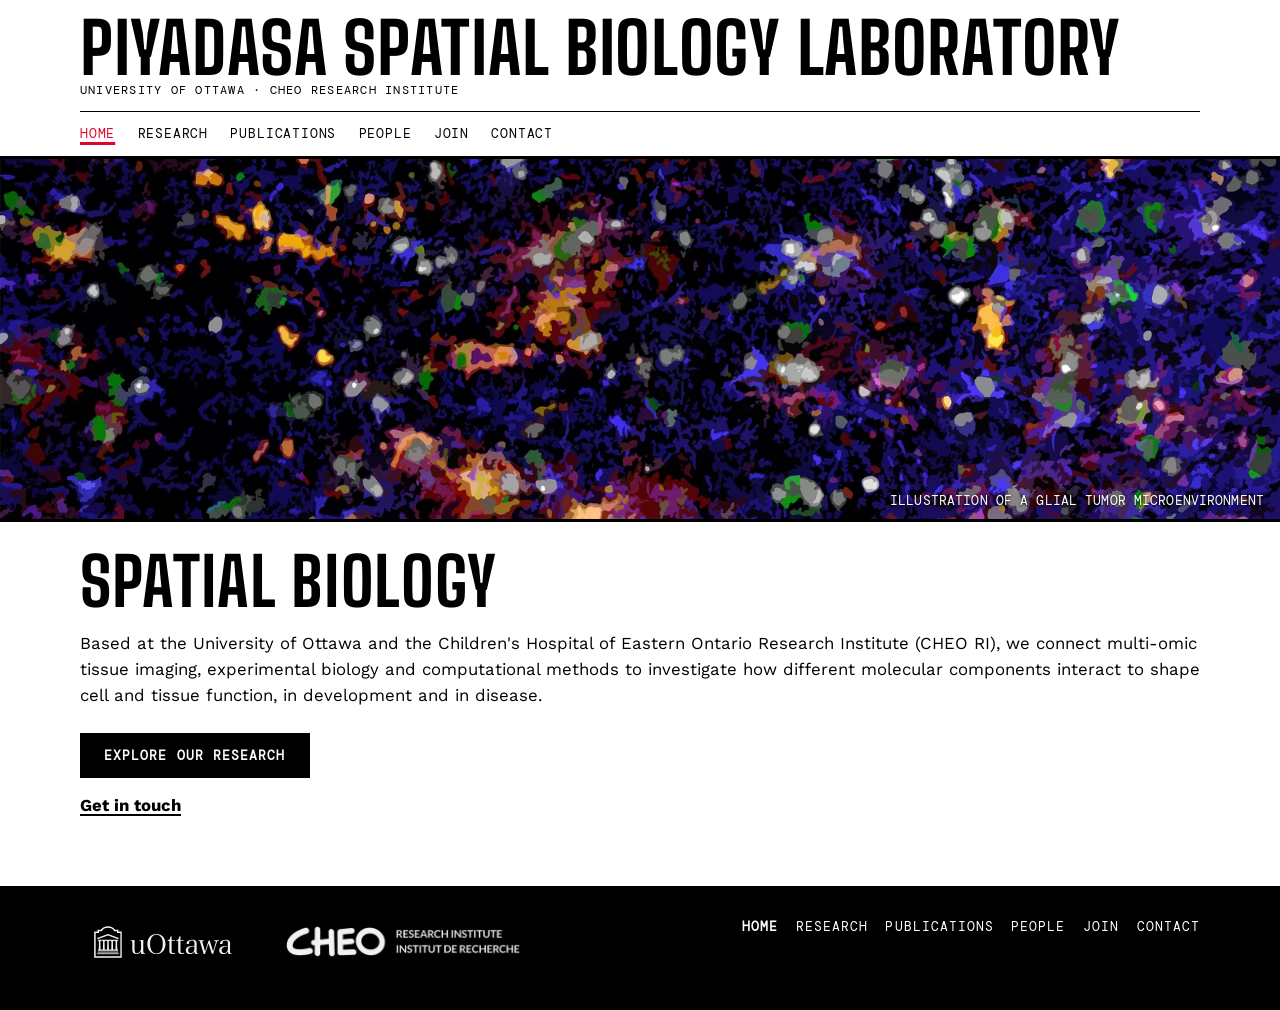
<file: index.html>
<!DOCTYPE html>
<html lang="en-CA">
<head>
  <meta charset="utf-8">
  <meta name="viewport" content="width=device-width, initial-scale=1">
  <meta name="color-scheme" content="light">
  <title>Piyadasa Spatial Biology Laboratory</title>
  <meta name="description" content="Hadeesha Piyadasa, Assistant Professor at the University of Ottawa and Scientist at CHEO RI, studies lung development and pediatric tumor biology.">
  <link rel="canonical" href="https://hadeesha.github.io/">
  <meta property="og:title" content="Piyadasa Spatial Biology Laboratory">
  <meta property="og:site_name" content="Piyadasa Spatial Biology Laboratory">
  <meta property="og:description" content="Hadeesha Piyadasa, Assistant Professor at the University of Ottawa and Scientist at CHEO RI, studies lung development and pediatric tumor biology.">
  <meta property="og:url" content="https://hadeesha.github.io/">
  <meta property="og:type" content="website">
  <meta property="og:image" content="https://hadeesha.github.io/images/glioma-multiplex.jpg">
  <meta name="twitter:card" content="summary_large_image">
  <meta name="twitter:title" content="Piyadasa Spatial Biology Laboratory">
  <meta name="twitter:description" content="Hadeesha Piyadasa, Assistant Professor at the University of Ottawa and Scientist at CHEO RI, studies lung development and pediatric tumor biology.">
  <meta name="twitter:url" content="https://hadeesha.github.io/">
  <meta name="twitter:image" content="https://hadeesha.github.io/images/glioma-multiplex.jpg">
  <link rel="icon" href="favicon.svg" type="image/svg+xml">
  <link rel="preload" href="fonts/big-shoulders-700.woff" as="font" type="font/woff" crossorigin>
  <link rel="preload" href="fonts/work-sans-400.woff" as="font" type="font/woff" crossorigin>
  <link rel="stylesheet" href="css/styles.css">
</head>
<body>
  <a class="skip" href="#content">Skip to content</a>
  <header class="site-header">
    <div class="shell header-bar">
      <div class="brand-block">
        <a class="brand" href="./" aria-current="page"><span data-config="labName"></span><noscript>Lab site home</noscript></a>
        <p class="brand-affil">University of Ottawa · CHEO Research Institute</p>
      </div>
      <nav aria-label="Primary">
        <ul class="nav-list">
          <li><a href="./" aria-current="page">Home</a></li>
          <li><a href="research/">Research</a></li>
          <li><a href="publications/">Publications</a></li>
          <li><a href="people/">People</a></li>
          <li><a href="join/">Join</a></li>
          <li><a href="contact/">Contact</a></li>
        </ul>
      </nav>
    </div>
  </header>

  <main id="content" tabindex="-1">
    <figure class="home-banner">
      <img src="images/glioma-multiplex.jpg" srcset="images/_opt/glioma-multiplex-800.webp 800w, images/_opt/glioma-multiplex-1200.webp 1200w, images/_opt/glioma-multiplex-1600.webp 1600w, images/_opt/glioma-multiplex-2000.webp 2000w" sizes="100vw" width="2000" height="800" alt="Illustration of a glial tumor microenvironment." fetchpriority="high" decoding="async">
      <figcaption class="banner-credit">Illustration of a glial tumor microenvironment</figcaption>
    </figure>
    <div class="shell home-lead">
      <h1>Spatial Biology</h1>
      <p>Based at the University of Ottawa and the Children's Hospital of Eastern Ontario Research Institute (CHEO RI), we connect multi-omic tissue imaging, experimental biology and computational methods to investigate how different molecular components interact to shape cell and tissue function, in development and in disease.</p>
      <p class="home-links">
        <a class="button" href="research/">Explore our research</a>
        <a href="contact/">Get in touch</a>
      </p>
    </div>
  </main>

  <footer class="site-footer">
    <div class="shell">
      <div class="footer-brand">
        <p class="footer-logos">
          <img src="images/logos/uottawa.svg" alt="University of Ottawa" width="525" height="190">
          <img class="logo-cheo" src="images/logos/cheo-ri.png" srcset="images/_opt/cheo-ri-480.webp 480w, images/_opt/cheo-ri-720.webp 720w" sizes="18.5rem" alt="CHEO Research Institute" width="2602" height="346" loading="lazy" decoding="async">
        </p>
      </div>
      <nav class="footer-nav" aria-label="Footer">
        <ul>
          <li><a href="./" aria-current="page">Home</a></li>
          <li><a href="research/">Research</a></li>
          <li><a href="publications/">Publications</a></li>
          <li><a href="people/">People</a></li>
          <li><a href="join/">Join</a></li>
          <li><a href="contact/">Contact</a></li>
        </ul>
      </nav>
    </div>
  </footer>
  <script src="js/site-config.js"></script>
  <script src="js/site.js"></script>
</body>
</html>
</file>
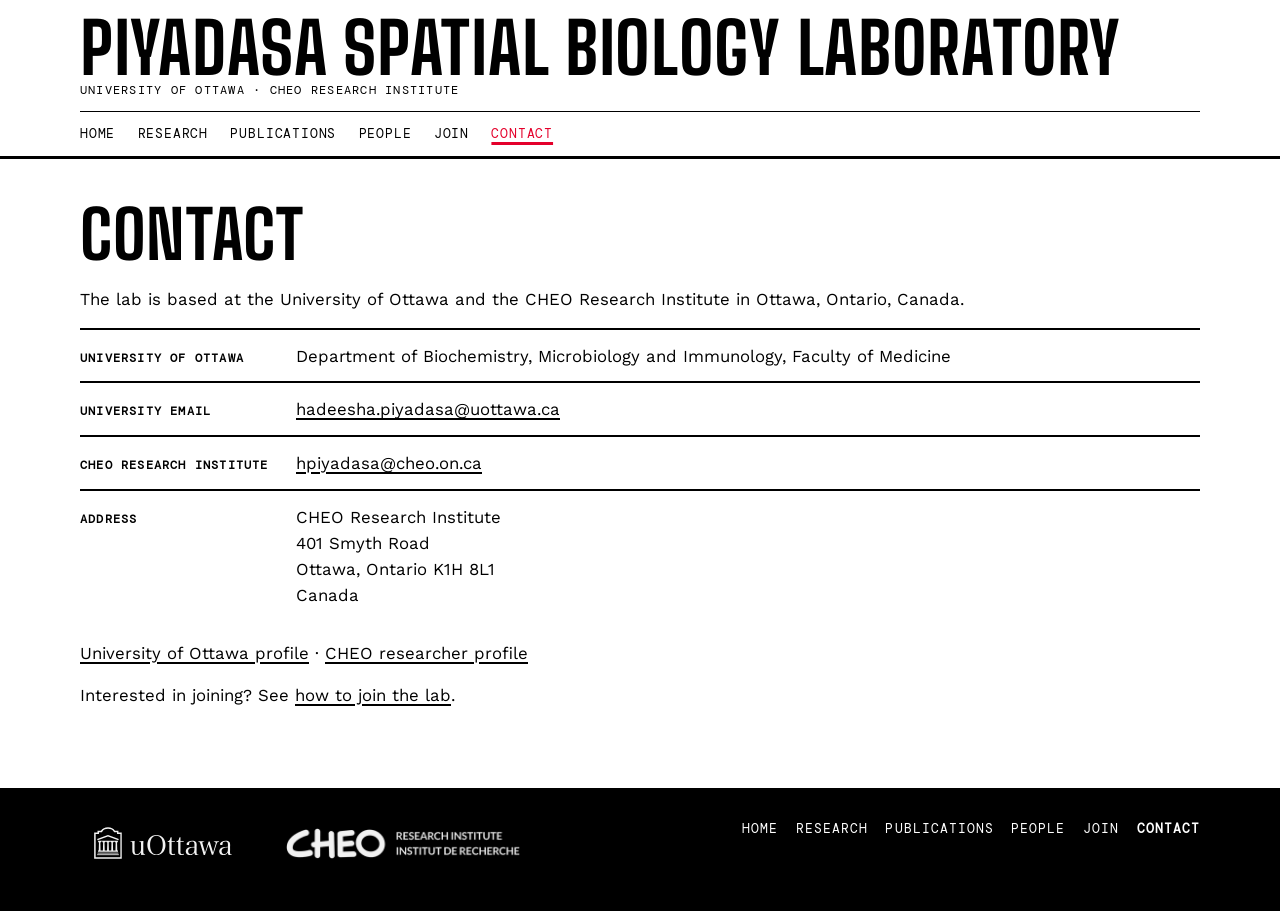
<file: contact/index.html>
<!DOCTYPE html>
<html lang="en-CA">
<head>
  <meta charset="utf-8">
  <meta name="viewport" content="width=device-width, initial-scale=1">
  <meta name="color-scheme" content="light">
  <title>Contact | Piyadasa Spatial Biology Laboratory</title>
  <meta name="description" content="Contact Hadeesha Piyadasa at the University of Ottawa and the CHEO Research Institute in Ottawa, Ontario, including email and the CHEO street address.">
  <link rel="canonical" href="https://hadeesha.github.io/contact/">
  <meta property="og:title" content="Contact | Piyadasa Spatial Biology Laboratory">
  <meta property="og:site_name" content="Piyadasa Spatial Biology Laboratory">
  <meta property="og:description" content="Contact Hadeesha Piyadasa at the University of Ottawa and the CHEO Research Institute in Ottawa, Ontario, including email and the CHEO street address.">
  <meta property="og:url" content="https://hadeesha.github.io/contact/">
  <meta property="og:type" content="website">
  <meta property="og:image" content="https://hadeesha.github.io/images/glioma-multiplex.jpg">
  <meta name="twitter:card" content="summary_large_image">
  <meta name="twitter:title" content="Contact | Piyadasa Spatial Biology Laboratory">
  <meta name="twitter:description" content="Contact Hadeesha Piyadasa at the University of Ottawa and the CHEO Research Institute in Ottawa, Ontario, including email and the CHEO street address.">
  <meta name="twitter:url" content="https://hadeesha.github.io/contact/">
  <meta name="twitter:image" content="https://hadeesha.github.io/images/glioma-multiplex.jpg">
  <link rel="icon" href="../favicon.svg" type="image/svg+xml">
  <link rel="preload" href="../fonts/big-shoulders-700.woff" as="font" type="font/woff" crossorigin>
  <link rel="preload" href="../fonts/work-sans-400.woff" as="font" type="font/woff" crossorigin>
  <link rel="stylesheet" href="../css/styles.css">
</head>
<body data-page-title="Contact">
  <a class="skip" href="#content">Skip to content</a>
  <header class="site-header">
    <div class="shell header-bar">
      <div class="brand-block">
        <a class="brand" href="../"><span data-config="labName"></span><noscript>Lab site home</noscript></a>
        <p class="brand-affil">University of Ottawa · CHEO Research Institute</p>
      </div>
      <nav aria-label="Primary">
        <ul class="nav-list">
          <li><a href="../">Home</a></li>
          <li><a href="../research/">Research</a></li>
          <li><a href="../publications/">Publications</a></li>
          <li><a href="../people/">People</a></li>
          <li><a href="../join/">Join</a></li>
          <li><a href="./" aria-current="page">Contact</a></li>
        </ul>
      </nav>
    </div>
  </header>

  <main id="content" class="page" tabindex="-1">
    <div class="shell">
      <header class="page-intro">
        <h1 class="kicker">Contact</h1>
      </header>
      <div class="prose">
        <p>The lab is based at the University of Ottawa and the CHEO Research Institute in Ottawa, Ontario, Canada.</p>
        <dl class="record">
          <div>
            <dt>University of Ottawa</dt>
            <dd>Department of Biochemistry, Microbiology and Immunology, Faculty of Medicine</dd>
          </div>
          <div>
            <dt>University email</dt>
            <dd><a href="mailto:hadeesha.piyadasa@uottawa.ca">hadeesha.piyadasa@uottawa.ca</a></dd>
          </div>
          <div>
            <dt>CHEO Research Institute</dt>
            <dd><a href="mailto:hpiyadasa@cheo.on.ca">hpiyadasa@cheo.on.ca</a></dd>
          </div>
          <div>
            <dt>Address</dt>
            <dd>CHEO Research Institute<br>401 Smyth Road<br>Ottawa, Ontario K1H 8L1<br>Canada</dd>
          </div>
        </dl>
        <p>
          <a href="https://www.uottawa.ca/faculty-medicine/directory/dr-hadeesha-piyadasa">University of Ottawa profile</a>
          ·
          <a href="https://www.cheoresearch.ca/research/find-a-researcher/hadeesha-piyadasa/">CHEO researcher profile</a>
        </p>
        <p>Interested in joining? See <a href="../join/">how to join the lab</a>.</p>
      </div>
    </div>
    </main>

    <footer class="site-footer">
      <div class="shell">
        <div class="footer-brand">
            <p class="footer-logos">
          <img src="../images/logos/uottawa.svg" alt="University of Ottawa" width="525" height="190">
          <img class="logo-cheo" src="../images/logos/cheo-ri.png" srcset="../images/_opt/cheo-ri-480.webp 480w, ../images/_opt/cheo-ri-720.webp 720w" sizes="18.5rem" alt="CHEO Research Institute" width="2602" height="346" loading="lazy" decoding="async">
        </p>
        </div>
        <nav class="footer-nav" aria-label="Footer">
          <ul>
            <li><a href="../">Home</a></li>
          <li><a href="../research/">Research</a></li>
            <li><a href="../publications/">Publications</a></li>
            <li><a href="../people/">People</a></li>
            <li><a href="../join/">Join</a></li>
            <li><a href="./" aria-current="page">Contact</a></li>
          </ul>
        </nav>
      </div>
    </footer>
  <script src="../js/site-config.js"></script>
  <script src="../js/site.js"></script>
</body>
</html>
</file>
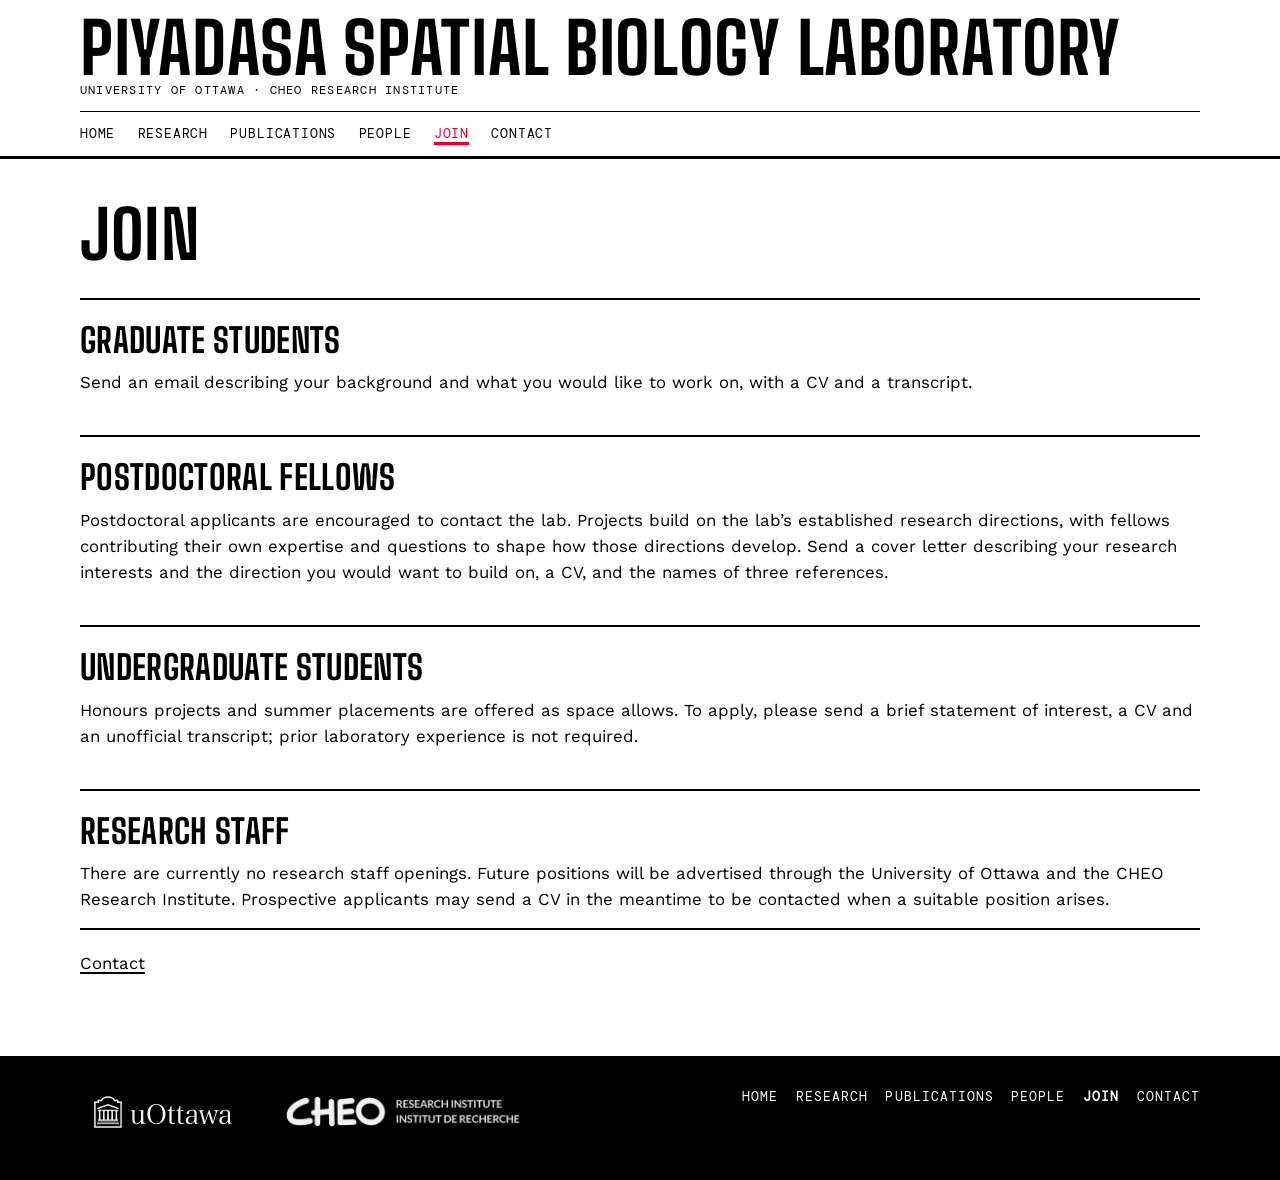
<file: join/index.html>
<!DOCTYPE html>
<html lang="en-CA">
<head>
  <meta charset="utf-8">
  <meta name="viewport" content="width=device-width, initial-scale=1">
  <meta name="color-scheme" content="light">
  <title>Join | Piyadasa Spatial Biology Laboratory</title>
  <meta name="description" content="Graduate students, postdoctoral fellows and undergraduates can write to join research at the University of Ottawa and the CHEO Research Institute.">
  <link rel="canonical" href="https://hadeesha.github.io/join/">
  <meta property="og:title" content="Join | Piyadasa Spatial Biology Laboratory">
  <meta property="og:site_name" content="Piyadasa Spatial Biology Laboratory">
  <meta property="og:description" content="Graduate students, postdoctoral fellows and undergraduates can write to join research at the University of Ottawa and the CHEO Research Institute.">
  <meta property="og:url" content="https://hadeesha.github.io/join/">
  <meta property="og:type" content="website">
  <meta property="og:image" content="https://hadeesha.github.io/images/glioma-multiplex.jpg">
  <meta name="twitter:card" content="summary_large_image">
  <meta name="twitter:title" content="Join | Piyadasa Spatial Biology Laboratory">
  <meta name="twitter:description" content="Graduate students, postdoctoral fellows and undergraduates can write to join research at the University of Ottawa and the CHEO Research Institute.">
  <meta name="twitter:url" content="https://hadeesha.github.io/join/">
  <meta name="twitter:image" content="https://hadeesha.github.io/images/glioma-multiplex.jpg">
  <link rel="icon" href="../favicon.svg" type="image/svg+xml">
  <link rel="preload" href="../fonts/big-shoulders-700.woff" as="font" type="font/woff" crossorigin>
  <link rel="preload" href="../fonts/work-sans-400.woff" as="font" type="font/woff" crossorigin>
  <link rel="stylesheet" href="../css/styles.css">
</head>
<body data-page-title="Join">
  <a class="skip" href="#content">Skip to content</a>
  <header class="site-header">
    <div class="shell header-bar">
      <div class="brand-block">
        <a class="brand" href="../"><span data-config="labName"></span><noscript>Lab site home</noscript></a>
        <p class="brand-affil">University of Ottawa · CHEO Research Institute</p>
      </div>
      <nav aria-label="Primary">
        <ul class="nav-list">
          <li><a href="../">Home</a></li>
          <li><a href="../research/">Research</a></li>
          <li><a href="../publications/">Publications</a></li>
          <li><a href="../people/">People</a></li>
          <li><a href="./" aria-current="page">Join</a></li>
          <li><a href="../contact/">Contact</a></li>
        </ul>
      </nav>
    </div>
  </header>

  <main id="content" class="page" tabindex="-1">
    <div class="shell">
      <header class="page-intro">
        <h1 class="kicker">Join</h1>
      </header>
      <div class="prose join-sections">

        <h2 id="graduate-students">Graduate students</h2>
        <p>Send an email describing your background and what you would like to work on, with a CV and a transcript.</p>

        <h2 id="postdoctoral-fellows">Postdoctoral fellows</h2>
        <p>Postdoctoral applicants are encouraged to contact the lab. Projects build on the lab’s established research directions, with fellows contributing their own expertise and questions to shape how those directions develop. Send a cover letter describing your research interests and the direction you would want to build on, a CV, and the names of three references.</p>

        <h2 id="undergraduate-students">Undergraduate students</h2>
        <p>Honours projects and summer placements are offered as space allows. To apply, please send a brief statement of interest, a CV and an unofficial transcript; prior laboratory experience is not required.</p>

        <h2 id="research-staff">Research staff</h2>
        <p>There are currently no research staff openings. Future positions will be advertised through the University of Ottawa and the CHEO Research Institute. Prospective applicants may send a CV in the meantime to be contacted when a suitable position arises.</p>

        <p class="join-contact-note"><a href="../contact/">Contact</a></p>
      </div>
    </div>
    </main>

    <footer class="site-footer">
      <div class="shell">
        <div class="footer-brand">
            <p class="footer-logos">
          <img src="../images/logos/uottawa.svg" alt="University of Ottawa" width="525" height="190">
          <img class="logo-cheo" src="../images/logos/cheo-ri.png" srcset="../images/_opt/cheo-ri-480.webp 480w, ../images/_opt/cheo-ri-720.webp 720w" sizes="18.5rem" alt="CHEO Research Institute" width="2602" height="346" loading="lazy" decoding="async">
        </p>
        </div>
        <nav class="footer-nav" aria-label="Footer">
          <ul>
            <li><a href="../">Home</a></li>
          <li><a href="../research/">Research</a></li>
            <li><a href="../publications/">Publications</a></li>
            <li><a href="../people/">People</a></li>
            <li><a href="./" aria-current="page">Join</a></li>
            <li><a href="../contact/">Contact</a></li>
          </ul>
        </nav>
      </div>
    </footer>
  <script src="../js/site-config.js"></script>
  <script src="../js/site.js"></script>
</body>
</html>
</file>
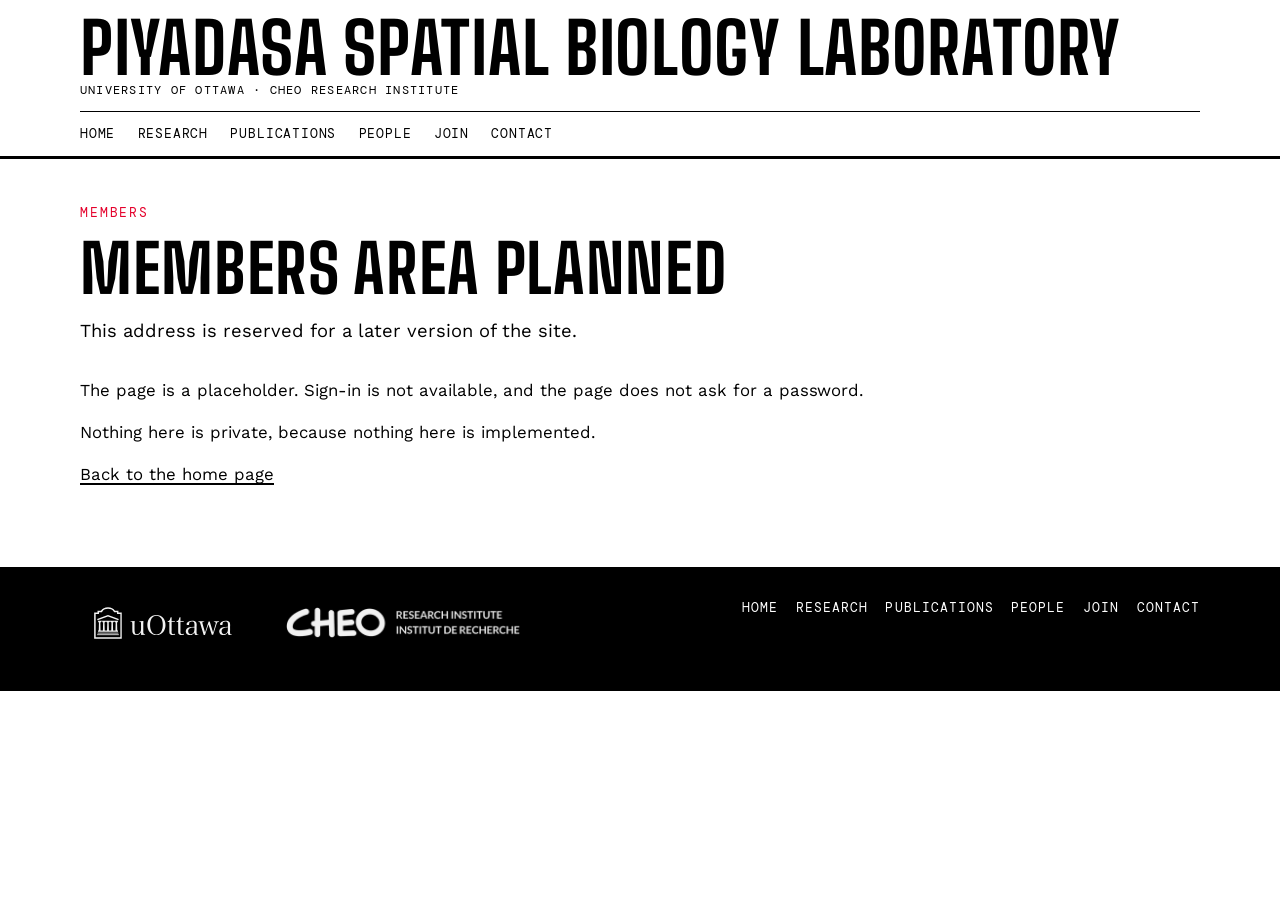
<file: members/index.html>
<!DOCTYPE html>
<html lang="en-CA">
<head>
  <meta charset="utf-8">
  <meta name="viewport" content="width=device-width, initial-scale=1">
  <meta name="color-scheme" content="light">
  <meta name="description" content="A members area is planned at this address. This page does not accept a sign-in.">
  <title>Members | Piyadasa Spatial Biology Laboratory</title>
  <link rel="icon" href="../favicon.svg" type="image/svg+xml">
  <link rel="preload" href="../fonts/big-shoulders-700.woff" as="font" type="font/woff" crossorigin>
  <link rel="preload" href="../fonts/work-sans-400.woff" as="font" type="font/woff" crossorigin>
  <link rel="stylesheet" href="../css/styles.css">
</head>
<body data-page-title="Members">
  <a class="skip" href="#content">Skip to content</a>
  <header class="site-header">
    <div class="shell header-bar">
      <div class="brand-block">
        <a class="brand" href="../"><span data-config="labName"></span><noscript>Lab site home</noscript></a>
        <p class="brand-affil">University of Ottawa · CHEO Research Institute</p>
      </div>
      <nav aria-label="Primary">
        <ul class="nav-list">
          <li><a href="../">Home</a></li>
          <li><a href="../research/">Research</a></li>
          <li><a href="../publications/">Publications</a></li>
          <li><a href="../people/">People</a></li>
          <li><a href="../join/">Join</a></li>
          <li><a href="../contact/">Contact</a></li>
        </ul>
      </nav>
    </div>
  </header>

  <main id="content" class="page" tabindex="-1">
    <div class="shell">
      <header class="page-intro">
        <p class="kicker">Members</p>
        <h1>Members area planned</h1>
        <p class="deck">This address is reserved for a later version of the site.</p>
      </header>
      <div class="prose">
        <p>The page is a placeholder. Sign-in is not available, and the page does not ask for a password.</p>
        <p>Nothing here is private, because nothing here is implemented.</p>
        <p><a href="../">Back to the home page</a></p>
      </div>
    </div>
    </main>

    <footer class="site-footer">
      <div class="shell">
        <div class="footer-brand">
            <p class="footer-logos">
          <img src="../images/logos/uottawa.svg" alt="University of Ottawa" width="525" height="190">
          <img class="logo-cheo" src="../images/logos/cheo-ri.png" srcset="../images/_opt/cheo-ri-480.webp 480w, ../images/_opt/cheo-ri-720.webp 720w" sizes="18.5rem" alt="CHEO Research Institute" width="2602" height="346" loading="lazy" decoding="async">
        </p>
        </div>
        <nav class="footer-nav" aria-label="Footer">
          <ul>
            <li><a href="../">Home</a></li>
          <li><a href="../research/">Research</a></li>
            <li><a href="../publications/">Publications</a></li>
            <li><a href="../people/">People</a></li>
            <li><a href="../join/">Join</a></li>
            <li><a href="../contact/">Contact</a></li>
          </ul>
        </nav>
      </div>
    </footer>
  <script src="../js/site-config.js"></script>
  <script src="../js/site.js"></script>
</body>
</html>
</file>
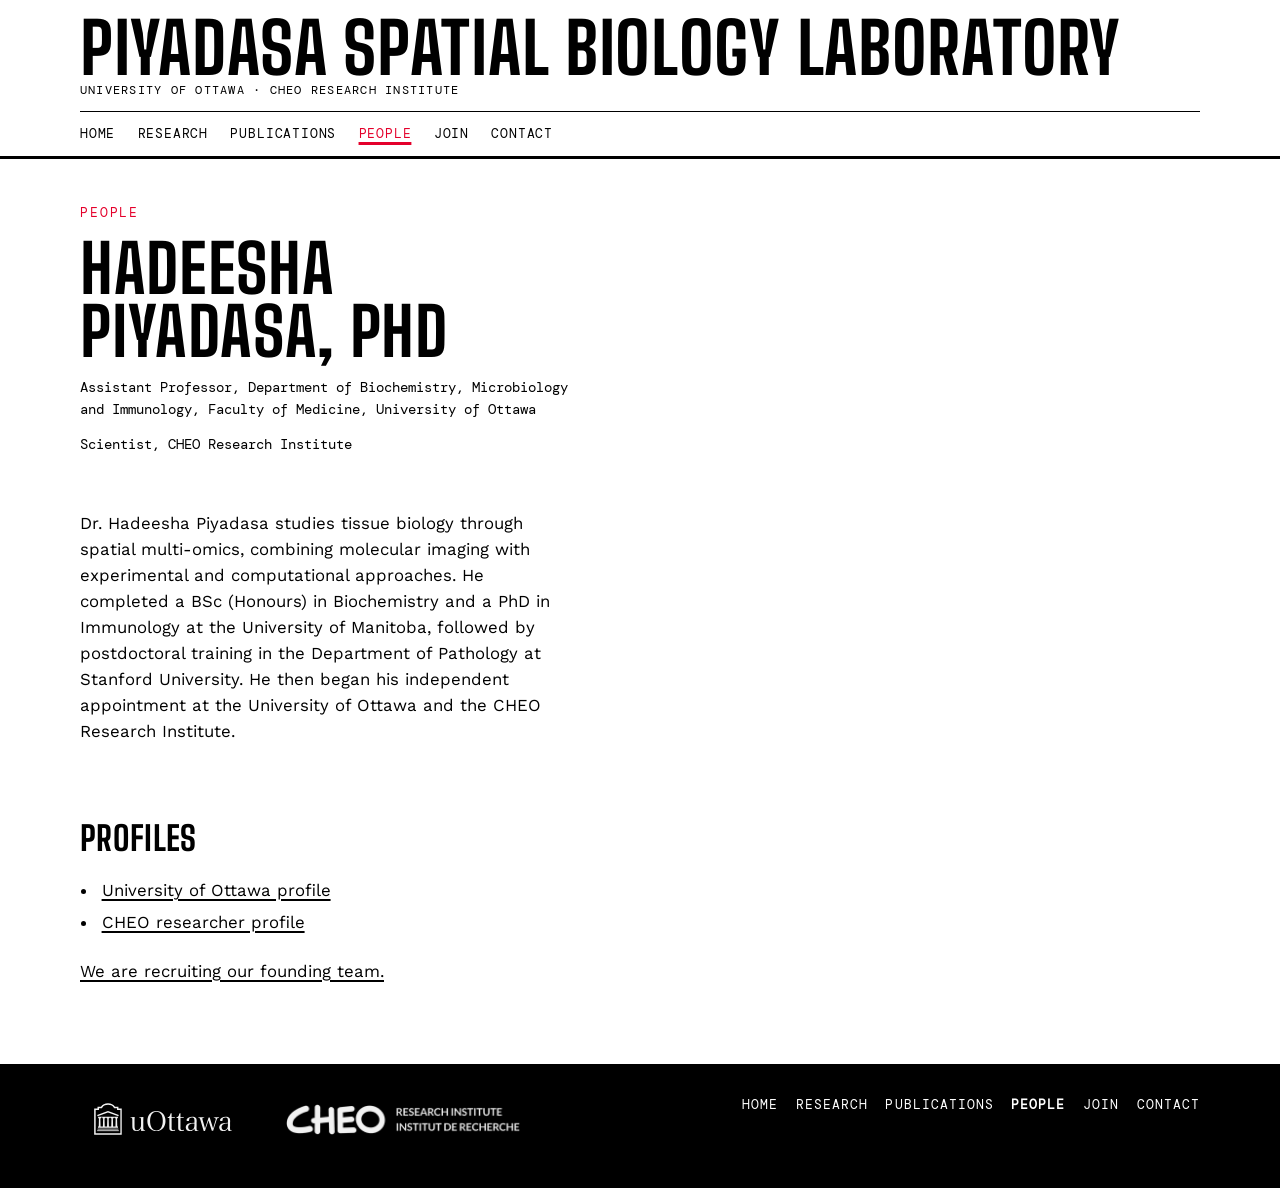
<file: people/index.html>
<!DOCTYPE html>
<html lang="en-CA">
<head>
  <meta charset="utf-8">
  <meta name="viewport" content="width=device-width, initial-scale=1">
  <meta name="color-scheme" content="light">
  <title>People | Piyadasa Spatial Biology Laboratory</title>
  <meta name="description" content="Hadeesha Piyadasa, PhD, Assistant Professor at the University of Ottawa and Scientist at CHEO RI, studies tissue biology through spatial multi-omics.">
  <link rel="canonical" href="https://hadeesha.github.io/people/">
  <meta property="og:title" content="People | Piyadasa Spatial Biology Laboratory">
  <meta property="og:site_name" content="Piyadasa Spatial Biology Laboratory">
  <meta property="og:description" content="Hadeesha Piyadasa, PhD, Assistant Professor at the University of Ottawa and Scientist at CHEO RI, studies tissue biology through spatial multi-omics.">
  <meta property="og:url" content="https://hadeesha.github.io/people/">
  <meta property="og:type" content="profile">
  <meta property="og:image" content="https://hadeesha.github.io/images/people/hadeesha-piyadasa.jpg">
  <meta name="twitter:card" content="summary_large_image">
  <meta name="twitter:title" content="People | Piyadasa Spatial Biology Laboratory">
  <meta name="twitter:description" content="Hadeesha Piyadasa, PhD, Assistant Professor at the University of Ottawa and Scientist at CHEO RI, studies tissue biology through spatial multi-omics.">
  <meta name="twitter:url" content="https://hadeesha.github.io/people/">
  <meta name="twitter:image" content="https://hadeesha.github.io/images/people/hadeesha-piyadasa.jpg">
  <script type="application/ld+json">
  {
    "@context": "https://schema.org",
    "@type": "Person",
    "name": "Hadeesha Piyadasa",
    "jobTitle": ["Assistant Professor", "Scientist"],
    "affiliation": [
      {
        "@type": "CollegeOrUniversity",
        "name": "University of Ottawa"
      },
      {
        "@type": "Organization",
        "name": "CHEO Research Institute"
      }
    ],
    "url": "https://hadeesha.github.io/people/",
    "sameAs": "https://orcid.org/0000-0002-0276-6590"
  }
  </script>
  <link rel="icon" href="../favicon.svg" type="image/svg+xml">
  <link rel="preload" href="../fonts/big-shoulders-700.woff" as="font" type="font/woff" crossorigin>
  <link rel="preload" href="../fonts/work-sans-400.woff" as="font" type="font/woff" crossorigin>
  <link rel="stylesheet" href="../css/styles.css">
</head>
<body data-page-title="People">
  <a class="skip" href="#content">Skip to content</a>
  <header class="site-header">
    <div class="shell header-bar">
      <div class="brand-block">
        <a class="brand" href="../"><span data-config="labName"></span><noscript>Lab site home</noscript></a>
        <p class="brand-affil">University of Ottawa · CHEO Research Institute</p>
      </div>
      <nav aria-label="Primary">
        <ul class="nav-list">
          <li><a href="../">Home</a></li>
          <li><a href="../research/">Research</a></li>
          <li><a href="../publications/">Publications</a></li>
          <li><a href="./" aria-current="page">People</a></li>
          <li><a href="../join/">Join</a></li>
          <li><a href="../contact/">Contact</a></li>
        </ul>
      </nav>
    </div>
  </header>

  <main id="content" class="page" tabindex="-1">
    <div class="shell pi-profile">
      <header class="page-intro">
        <p class="kicker">People</p>
        <h1>Hadeesha Piyadasa, PhD</h1>
        <p class="role">Assistant Professor, Department of Biochemistry, Microbiology and Immunology, Faculty of Medicine, University of Ottawa</p>
        <p class="role">Scientist, CHEO Research Institute</p>
      </header>
      <figure class="pi-photo">
        <img src="../images/people/hadeesha-piyadasa.jpg" srcset="../images/_opt/hadeesha-piyadasa-260.webp 260w, ../images/_opt/hadeesha-piyadasa-500.webp 500w" sizes="(min-width: 1100px) 36rem, (min-width: 760px) 24rem, calc(100vw - 2rem)" width="500" height="500" alt="Hadeesha Piyadasa" decoding="async">
      </figure>
      <div class="prose">
        <p>Dr. Hadeesha Piyadasa studies tissue biology through spatial multi-omics, combining molecular imaging with experimental and computational approaches. He completed a BSc (Honours) in Biochemistry and a PhD in Immunology at the University of Manitoba, followed by postdoctoral training in the Department of Pathology at Stanford University. He then began his independent appointment at the University of Ottawa and the CHEO Research Institute.</p>
        <h2>Profiles</h2>
        <ul>
          <li><a href="https://www.uottawa.ca/faculty-medicine/directory/dr-hadeesha-piyadasa">University of Ottawa profile</a></li>
          <li><a href="https://www.cheoresearch.ca/research/find-a-researcher/hadeesha-piyadasa/">CHEO researcher profile</a></li>
        </ul>
        <p><a href="../join/">We are recruiting our founding team.</a></p>
      </div>
    </div>
    </main>

    <footer class="site-footer">
      <div class="shell">
        <div class="footer-brand">
            <p class="footer-logos">
          <img src="../images/logos/uottawa.svg" alt="University of Ottawa" width="525" height="190">
          <img class="logo-cheo" src="../images/logos/cheo-ri.png" srcset="../images/_opt/cheo-ri-480.webp 480w, ../images/_opt/cheo-ri-720.webp 720w" sizes="18.5rem" alt="CHEO Research Institute" width="2602" height="346" loading="lazy" decoding="async">
        </p>
        </div>
        <nav class="footer-nav" aria-label="Footer">
          <ul>
            <li><a href="../">Home</a></li>
          <li><a href="../research/">Research</a></li>
            <li><a href="../publications/">Publications</a></li>
            <li><a href="./" aria-current="page">People</a></li>
            <li><a href="../join/">Join</a></li>
            <li><a href="../contact/">Contact</a></li>
          </ul>
        </nav>
      </div>
    </footer>
  <script src="../js/site-config.js"></script>
  <script src="../js/site.js"></script>
</body>
</html>
</file>
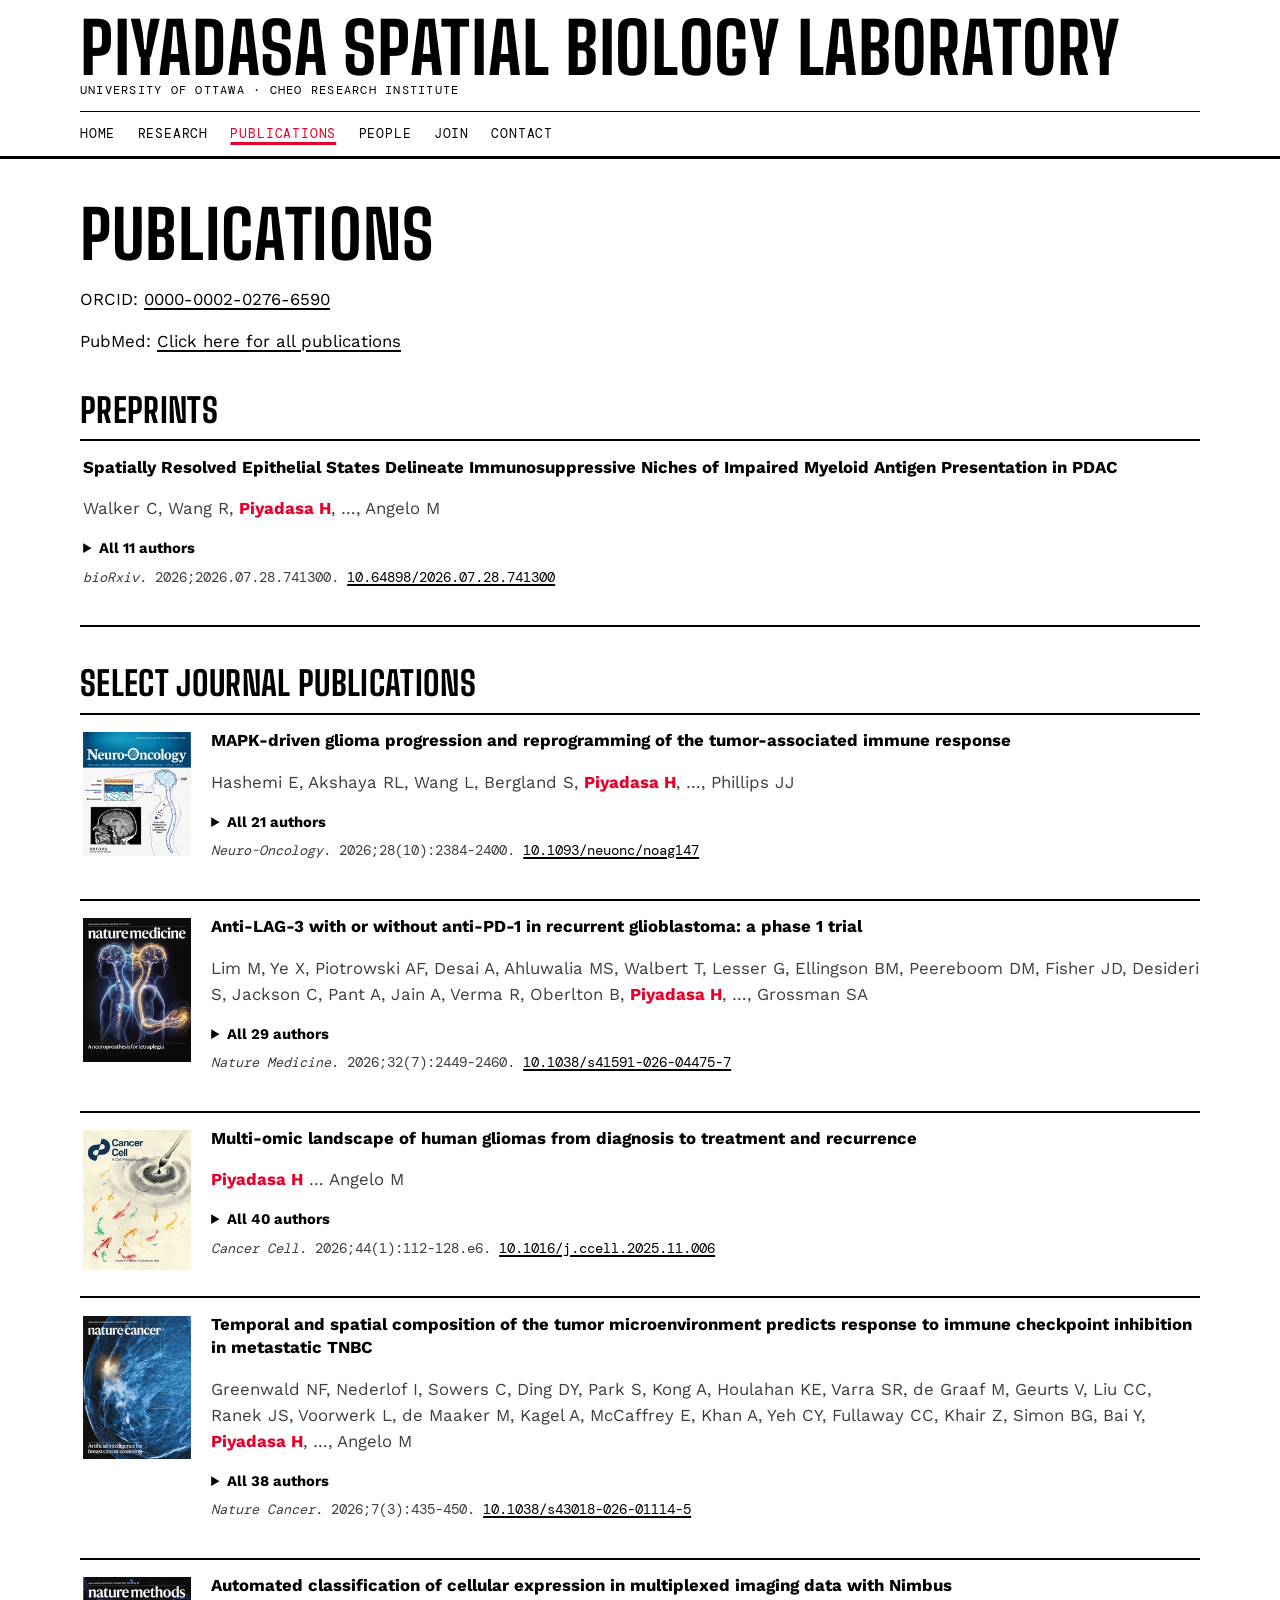
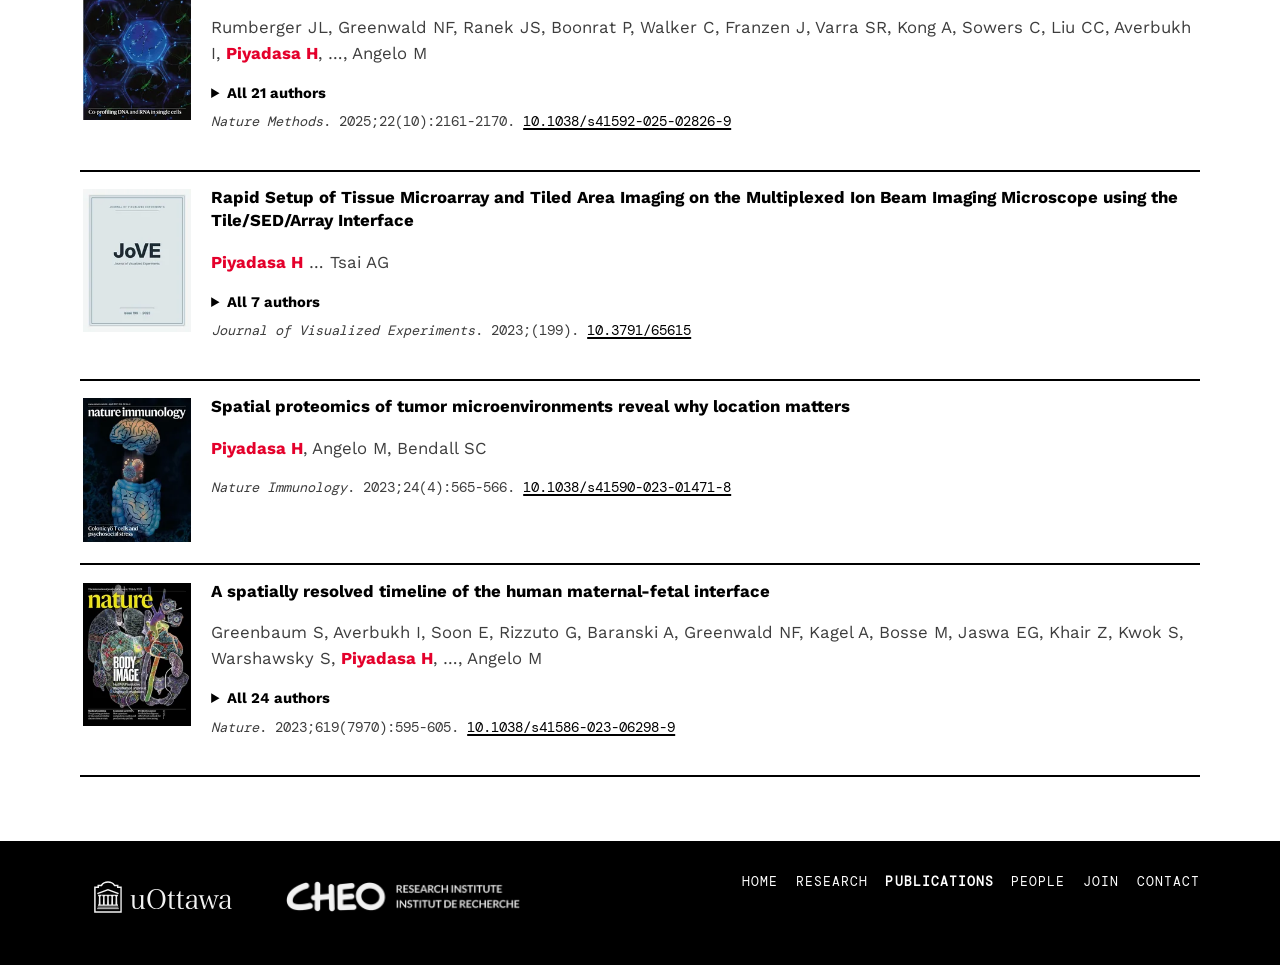
<file: publications/index.html>
<!DOCTYPE html>
<html lang="en-CA">
<head>
  <meta charset="utf-8">
  <meta name="viewport" content="width=device-width, initial-scale=1">
  <meta name="color-scheme" content="light">
  <title>Publications | Piyadasa Spatial Biology Laboratory</title>
  <meta name="description" content="Select journal publications and one preprint by Hadeesha Piyadasa at the University of Ottawa and CHEO RI. The preprint has not been peer reviewed.">
  <link rel="canonical" href="https://hadeesha.github.io/publications/">
  <meta property="og:title" content="Publications | Piyadasa Spatial Biology Laboratory">
  <meta property="og:site_name" content="Piyadasa Spatial Biology Laboratory">
  <meta property="og:description" content="Select journal publications and one preprint by Hadeesha Piyadasa at the University of Ottawa and CHEO RI. The preprint has not been peer reviewed.">
  <meta property="og:url" content="https://hadeesha.github.io/publications/">
  <meta property="og:type" content="website">
  <meta property="og:image" content="https://hadeesha.github.io/images/glioma-multiplex.jpg">
  <meta name="twitter:card" content="summary_large_image">
  <meta name="twitter:title" content="Publications | Piyadasa Spatial Biology Laboratory">
  <meta name="twitter:description" content="Select journal publications and one preprint by Hadeesha Piyadasa at the University of Ottawa and CHEO RI. The preprint has not been peer reviewed.">
  <meta name="twitter:url" content="https://hadeesha.github.io/publications/">
  <meta name="twitter:image" content="https://hadeesha.github.io/images/glioma-multiplex.jpg">
  <link rel="icon" href="../favicon.svg" type="image/svg+xml">
  <link rel="preload" href="../fonts/big-shoulders-700.woff" as="font" type="font/woff" crossorigin>
  <link rel="preload" href="../fonts/work-sans-400.woff" as="font" type="font/woff" crossorigin>
  <link rel="stylesheet" href="../css/styles.css">
</head>
<body data-page-title="Publications">
  <a class="skip" href="#content">Skip to content</a>
  <header class="site-header">
    <div class="shell header-bar">
      <div class="brand-block">
        <a class="brand" href="../"><span data-config="labName"></span><noscript>Lab site home</noscript></a>
        <p class="brand-affil">University of Ottawa · CHEO Research Institute</p>
      </div>
      <nav aria-label="Primary">
        <ul class="nav-list">
          <li><a href="../">Home</a></li>
          <li><a href="../research/">Research</a></li>
          <li><a href="./" aria-current="page">Publications</a></li>
          <li><a href="../people/">People</a></li>
          <li><a href="../join/">Join</a></li>
          <li><a href="../contact/">Contact</a></li>
        </ul>
      </nav>
    </div>
  </header>

  <main id="content" class="page" tabindex="-1">
    <div class="shell">
      <header class="page-intro">
        <h1 class="kicker">Publications</h1>
      </header>
      <div class="prose">
        <p>ORCID: <a href="https://orcid.org/0000-0002-0276-6590">0000-0002-0276-6590</a></p>
        <p>PubMed: <a href="https://pubmed.ncbi.nlm.nih.gov/?term=Piyadasa+H%5BAuthor%5D&amp;sort=date">Click here for all publications</a></p>

        <h2 id="preprints">Preprints</h2>
        <ol class="cite-list">
        <li class="citation citation-preprint">
          <p class="cite-title">Spatially Resolved Epithelial States Delineate Immunosuppressive Niches of Impaired Myeloid Antigen Presentation in PDAC</p>
          <p class="cite-authors">Walker C, Wang R, <span class="author-self">Piyadasa H</span>, …, Angelo M</p>
          <details>
            <summary>All 11 authors</summary>
            <p class="cite-full">Walker C, Wang R, <span class="author-self">Piyadasa H</span>, Benard B, Pelz C, Eng J, Hawthorne K, Sears R, Gentles AJ, Risom T, Angelo M</p>
          </details>
          <p class="cite-source"><em>bioRxiv</em>. 2026;2026.07.28.741300. <a href="https://doi.org/10.64898/2026.07.28.741300">10.64898/2026.07.28.741300</a></p>
        </li>
        </ol>

        <h2 id="journal-publications">Select journal publications</h2>
        <ol class="cite-list">
        <li class="citation citation-journal with-cover">
          <div class="cite-cover" data-cover="neuro-oncology-28-10">
            <img src="../images/covers/neuro-oncology-28-10.jpg" srcset="../images/_opt/neuro-oncology-28-10-180.webp 180w, ../images/_opt/neuro-oncology-28-10-360.webp 360w" sizes="6.75rem" width="532" height="610" alt="Cover of Neuro-Oncology, Vol. 28, No. 10" loading="lazy" decoding="async">
          </div>
          <div class="cite-body">
            <p class="cite-title">MAPK-driven glioma progression and reprogramming of the tumor-associated immune response</p>
            <p class="cite-authors">Hashemi E, Akshaya RL, Wang L, Bergland S, <span class="author-self">Piyadasa H</span>, …, Phillips JJ</p>
            <details>
              <summary>All 21 authors</summary>
              <p class="cite-full">Hashemi E, Akshaya RL, Wang L, Bergland S, <span class="author-self">Piyadasa H</span>, Ranek JS, Voong V, Kshirsagar A, Shai A, Oberlton B, Kumar A, Berger MS, Chang EF, Oldham MC, Prins RM, Bendall SC, Angelo M, Hervey-Jumper SL, Okada H, Diaz A, Phillips JJ</p>
            </details>
            <p class="cite-source"><em>Neuro-Oncology</em>. 2026;28(10):2384-2400. <a href="https://doi.org/10.1093/neuonc/noag147">10.1093/neuonc/noag147</a></p>
        
          </div>
        </li>
        <li class="citation citation-journal with-cover">
          <div class="cite-cover" data-cover="nature-medicine-32-7">
            <img src="../images/covers/nature-medicine-32-7.jpg" srcset="../images/_opt/nature-medicine-32-7-180.webp 180w, ../images/_opt/nature-medicine-32-7-360.webp 360w" sizes="6.75rem" width="600" height="797" alt="Cover of Nature Medicine, Vol. 32, No. 7" loading="lazy" decoding="async">
          </div>
          <div class="cite-body">
            <p class="cite-title">Anti-LAG-3 with or without anti-PD-1 in recurrent glioblastoma: a phase 1 trial</p>
            <p class="cite-authors">Lim M, Ye X, Piotrowski AF, Desai A, Ahluwalia MS, Walbert T, Lesser G, Ellingson BM, Peereboom DM, Fisher JD, Desideri S, Jackson C, Pant A, Jain A, Verma R, Oberlton B, <span class="author-self">Piyadasa H</span>, …, Grossman SA</p>
            <details>
              <summary>All 29 authors</summary>
              <p class="cite-full">Lim M, Ye X, Piotrowski AF, Desai A, Ahluwalia MS, Walbert T, Lesser G, Ellingson BM, Peereboom DM, Fisher JD, Desideri S, Jackson C, Pant A, Jain A, Verma R, Oberlton B, <span class="author-self">Piyadasa H</span>, Bettegowda C, Engle L, Taube J, Bendall SC, Choi J, Drappatz J, Lieberman FS, Kleinberg LR, Pardoll DM, Nabors LB, Wen PY, Grossman SA</p>
            </details>
            <p class="cite-source"><em>Nature Medicine</em>. 2026;32(7):2449-2460. <a href="https://doi.org/10.1038/s41591-026-04475-7">10.1038/s41591-026-04475-7</a></p>
        
          </div>
        </li>
        <li class="citation citation-journal with-cover">
          <div class="cite-cover" data-cover="cancer-cell-44-1">
            <img src="../images/covers/cancer-cell-44-1.jpg" srcset="../images/_opt/cancer-cell-44-1-180.webp 180w, ../images/_opt/cancer-cell-44-1-360.webp 360w" sizes="6.75rem" width="591" height="768" alt="Cover of Cancer Cell, Vol. 44, No. 1" loading="lazy" decoding="async">
          </div>
          <div class="cite-body">
            <p class="cite-title">Multi-omic landscape of human gliomas from diagnosis to treatment and recurrence</p>
            <p class="cite-authors"><span class="author-self">Piyadasa H</span> … Angelo M</p>
            <details>
              <summary>All 40 authors</summary>
              <p class="cite-full"><span class="author-self">Piyadasa H</span>, Oberlton B, Ribi M, Leow K, Ranek JS, Averbukh I, Amouzgar M, Liu CC, Franchina DG, Greenwald NF, McCaffrey EF, Kumar R, Ferrian S, Tsai AG, Filiz F, Fullaway CC, Bosse M, Varra SR, Kong A, Sowers C, Gephart MH, Nuñez-Perez P, Yang E, Travers M, Schachter MJ, Liang S, Santi MR, Bucktrout S, Gherardini PF, Connolly J, Cole K, Barish ME, Brown CE, Oldridge DA, Drake RR, Phillips JJ, Okada H, Prins R, Bendall SC, Angelo M</p>
            </details>
            <p class="cite-source"><em>Cancer Cell</em>. 2026;44(1):112-128.e6. <a href="https://doi.org/10.1016/j.ccell.2025.11.006">10.1016/j.ccell.2025.11.006</a></p>
        
          </div>
        </li>
        <li class="citation citation-journal with-cover">
          <div class="cite-cover" data-cover="nature-cancer-7-3">
            <img src="../images/covers/nature-cancer-7-3.jpg" srcset="../images/_opt/nature-cancer-7-3-180.webp 180w, ../images/_opt/nature-cancer-7-3-360.webp 360w" sizes="6.75rem" width="600" height="796" alt="Cover of Nature Cancer, Vol. 7, No. 3" loading="lazy" decoding="async">
          </div>
          <div class="cite-body">
            <p class="cite-title">Temporal and spatial composition of the tumor microenvironment predicts response to immune checkpoint inhibition in metastatic TNBC</p>
            <p class="cite-authors">Greenwald NF, Nederlof I, Sowers C, Ding DY, Park S, Kong A, Houlahan KE, Varra SR, de Graaf M, Geurts V, Liu CC, Ranek JS, Voorwerk L, de Maaker M, Kagel A, McCaffrey E, Khan A, Yeh CY, Fullaway CC, Khair Z, Simon BG, Bai Y, <span class="author-self">Piyadasa H</span>, …, Angelo M</p>
            <details>
              <summary>All 38 authors</summary>
              <p class="cite-full">Greenwald NF, Nederlof I, Sowers C, Ding DY, Park S, Kong A, Houlahan KE, Varra SR, de Graaf M, Geurts V, Liu CC, Ranek JS, Voorwerk L, de Maaker M, Kagel A, McCaffrey E, Khan A, Yeh CY, Fullaway CC, Khair Z, Simon BG, Bai Y, <span class="author-self">Piyadasa H</span>, Risom T, Delmastro A, Hartmann FJ, Mangiante L, Sotomayor-Vivas C, Bendall SC, Schumacher TN, Ma Z, Bosse M, van de Vijver MJ, Tibshirani R, Horlings HM, Curtis C, Kok M, Angelo M</p>
            </details>
            <p class="cite-source"><em>Nature Cancer</em>. 2026;7(3):435-450. <a href="https://doi.org/10.1038/s43018-026-01114-5">10.1038/s43018-026-01114-5</a></p>
        
          </div>
        </li>
        <li class="citation citation-journal with-cover">
          <div class="cite-cover" data-cover="nature-methods-22-10">
            <img src="../images/covers/nature-methods-22-10.jpg" srcset="../images/_opt/nature-methods-22-10-180.webp 180w, ../images/_opt/nature-methods-22-10-360.webp 360w" sizes="6.75rem" width="600" height="795" alt="Cover of Nature Methods, Vol. 22, No. 10" loading="lazy" decoding="async">
          </div>
          <div class="cite-body">
            <p class="cite-title">Automated classification of cellular expression in multiplexed imaging data with Nimbus</p>
            <p class="cite-authors">Rumberger JL, Greenwald NF, Ranek JS, Boonrat P, Walker C, Franzen J, Varra SR, Kong A, Sowers C, Liu CC, Averbukh I, <span class="author-self">Piyadasa H</span>, …, Angelo M</p>
            <details>
              <summary>All 21 authors</summary>
              <p class="cite-full">Rumberger JL, Greenwald NF, Ranek JS, Boonrat P, Walker C, Franzen J, Varra SR, Kong A, Sowers C, Liu CC, Averbukh I, <span class="author-self">Piyadasa H</span>, Vanguri R, Nederlof I, Wang XJ, Van Valen D, Kok M, Bendall SC, Hollmann TJ, Kainmueller D, Angelo M</p>
            </details>
            <p class="cite-source"><em>Nature Methods</em>. 2025;22(10):2161-2170. <a href="https://doi.org/10.1038/s41592-025-02826-9">10.1038/s41592-025-02826-9</a></p>
        
          </div>
        </li>
        <li class="citation citation-journal with-cover">
          <div class="cite-cover" data-cover="jove-199">
            <img src="../images/covers/jove-199.jpg" srcset="../images/_opt/jove-199-180.webp 180w, ../images/_opt/jove-199-360.webp 360w" sizes="6.75rem" width="600" height="796" alt="JoVE, Issue 199" loading="lazy" decoding="async">
          </div>
          <div class="cite-body">
            <p class="cite-title">Rapid Setup of Tissue Microarray and Tiled Area Imaging on the Multiplexed Ion Beam Imaging Microscope using the Tile/SED/Array Interface</p>
            <p class="cite-authors"><span class="author-self">Piyadasa H</span> … Tsai AG</p>
            <details>
              <summary>All 7 authors</summary>
              <p class="cite-full"><span class="author-self">Piyadasa H</span>, Oberlton B, Kong A, Camacho Fullaway C, Reddy Varra S, Sowers C, Tsai AG</p>
            </details>
            <p class="cite-source"><em>Journal of Visualized Experiments</em>. 2023;(199). <a href="https://doi.org/10.3791/65615">10.3791/65615</a></p>
        
          </div>
        </li>
        <li class="citation citation-journal with-cover">
          <div class="cite-cover" data-cover="nature-immunology-24-4">
            <img src="../images/covers/nature-immunology-24-4.jpg" srcset="../images/_opt/nature-immunology-24-4-180.webp 180w, ../images/_opt/nature-immunology-24-4-360.webp 360w" sizes="6.75rem" width="600" height="797" alt="Cover of Nature Immunology, Vol. 24, No. 4" loading="lazy" decoding="async">
          </div>
          <div class="cite-body">
            <p class="cite-title">Spatial proteomics of tumor microenvironments reveal why location matters</p>
            <p class="cite-authors"><span class="author-self">Piyadasa H</span>, Angelo M, Bendall SC</p>
                      <p class="cite-source"><em>Nature Immunology</em>. 2023;24(4):565-566. <a href="https://doi.org/10.1038/s41590-023-01471-8">10.1038/s41590-023-01471-8</a></p>
        
          </div>
        </li>
        <li class="citation citation-journal with-cover">
          <div class="cite-cover" data-cover="nature-619-7970">
            <img src="../images/covers/nature-619-7970.jpg" srcset="../images/_opt/nature-619-7970-180.webp 180w, ../images/_opt/nature-619-7970-360.webp 360w" sizes="6.75rem" width="600" height="796" alt="Cover of Nature, Vol. 619, No. 7970" loading="lazy" decoding="async">
          </div>
          <div class="cite-body">
            <p class="cite-title">A spatially resolved timeline of the human maternal-fetal interface</p>
            <p class="cite-authors">Greenbaum S, Averbukh I, Soon E, Rizzuto G, Baranski A, Greenwald NF, Kagel A, Bosse M, Jaswa EG, Khair Z, Kwok S, Warshawsky S, <span class="author-self">Piyadasa H</span>, …, Angelo M</p>
            <details>
              <summary>All 24 authors</summary>
              <p class="cite-full">Greenbaum S, Averbukh I, Soon E, Rizzuto G, Baranski A, Greenwald NF, Kagel A, Bosse M, Jaswa EG, Khair Z, Kwok S, Warshawsky S, <span class="author-self">Piyadasa H</span>, Goldston M, Spence A, Miller G, Schwartz M, Graf W, Van Valen D, Winn VD, Hollmann T, Keren L, van de Rijn M, Angelo M</p>
            </details>
            <p class="cite-source"><em>Nature</em>. 2023;619(7970):595-605. <a href="https://doi.org/10.1038/s41586-023-06298-9">10.1038/s41586-023-06298-9</a></p>
        
          </div>
        </li>
        </ol>

      </div>
    </div>
  </main>

  <footer class="site-footer">
    <div class="shell">
      <div class="footer-brand">
        <p class="footer-logos">
          <img src="../images/logos/uottawa.svg" alt="University of Ottawa" width="525" height="190">
          <img class="logo-cheo" src="../images/logos/cheo-ri.png" srcset="../images/_opt/cheo-ri-480.webp 480w, ../images/_opt/cheo-ri-720.webp 720w" sizes="18.5rem" alt="CHEO Research Institute" width="2602" height="346" loading="lazy" decoding="async">
        </p>
      </div>
      <nav class="footer-nav" aria-label="Footer">
        <ul>
          <li><a href="../">Home</a></li>
          <li><a href="../research/">Research</a></li>
          <li><a href="./" aria-current="page">Publications</a></li>
          <li><a href="../people/">People</a></li>
          <li><a href="../join/">Join</a></li>
          <li><a href="../contact/">Contact</a></li>
        </ul>
      </nav>
    </div>
  </footer>
  <script src="../js/site-config.js"></script>
  <script src="../js/site.js"></script>
</body>
</html>
</file>
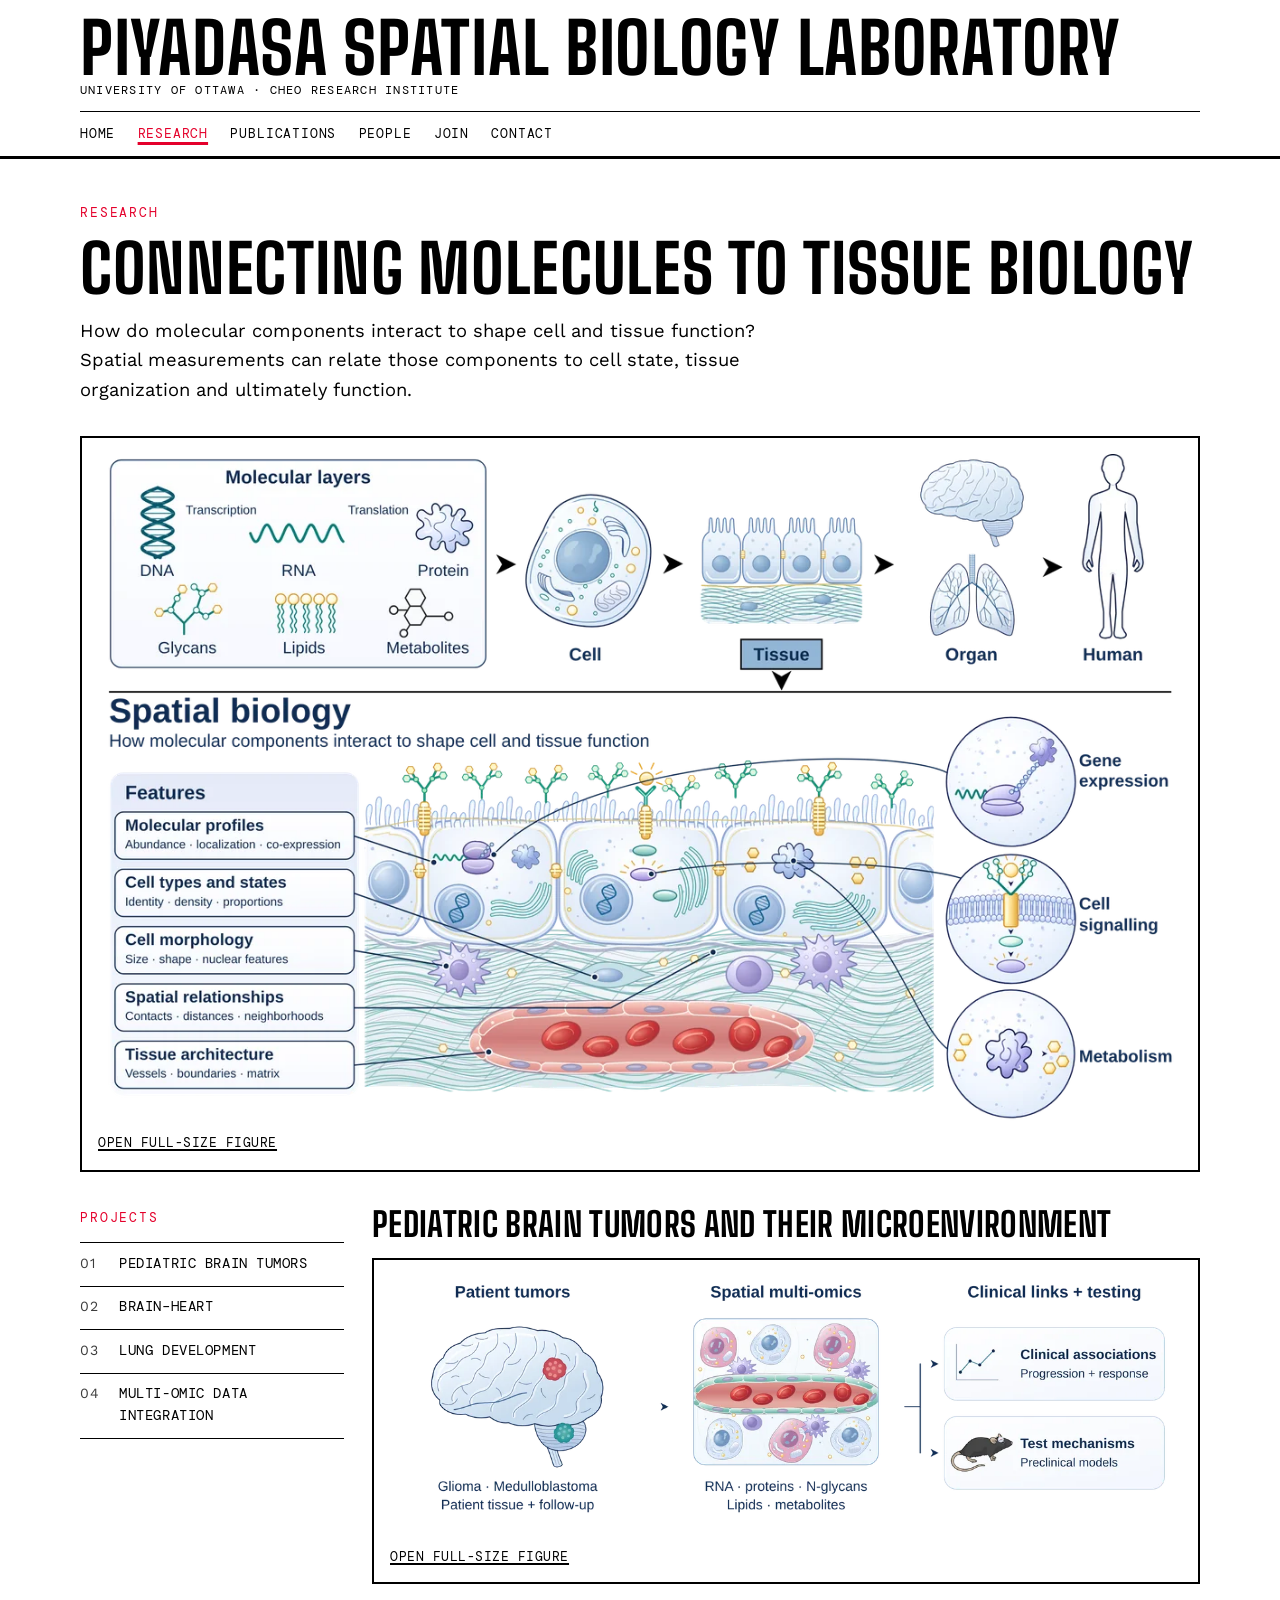
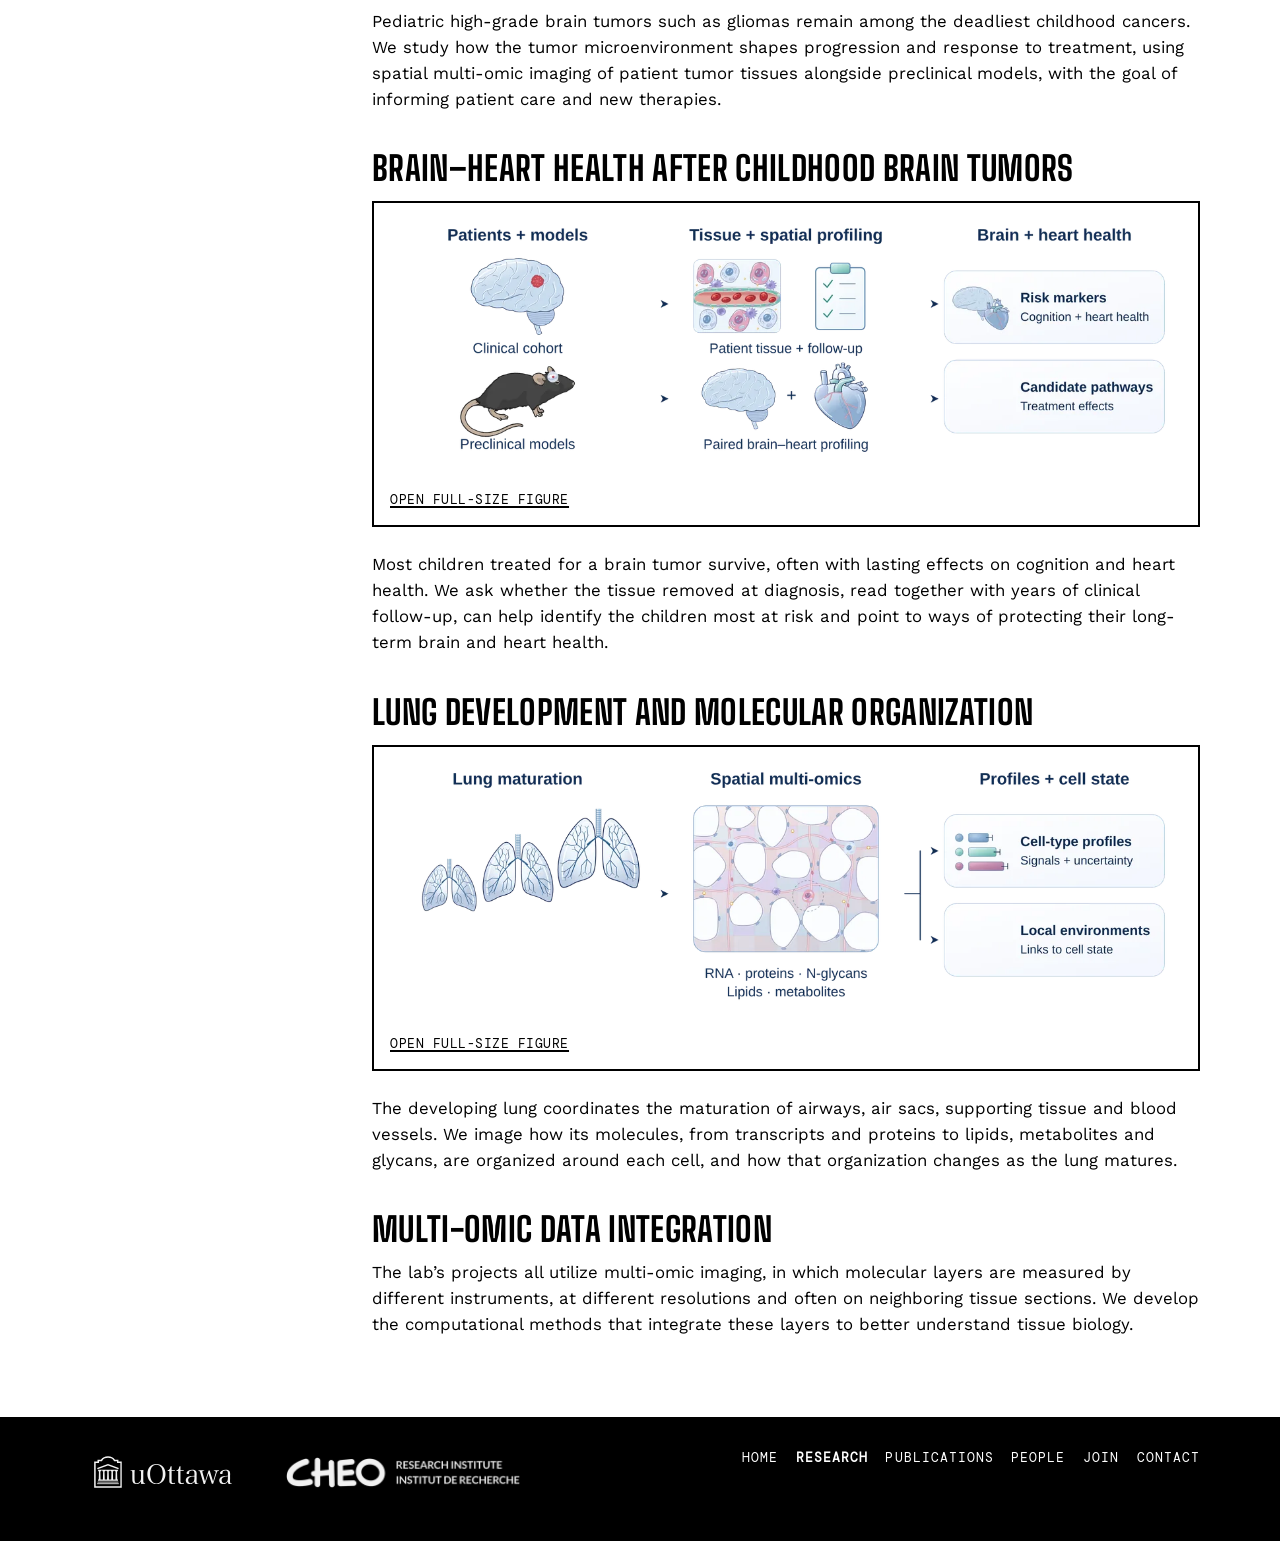
<file: research/index.html>
<!DOCTYPE html>
<html lang="en-CA">
<head>
  <meta charset="utf-8">
  <meta name="viewport" content="width=device-width, initial-scale=1">
  <meta name="color-scheme" content="light">
  <title>Research | Piyadasa Spatial Biology Laboratory</title>
  <meta name="description" content="Spatial multi-omics of pediatric brain tumors, brain–heart health, lung development and multi-omic integration at the University of Ottawa and CHEO RI.">
  <link rel="canonical" href="https://hadeesha.github.io/research/">
  <meta property="og:title" content="Research | Piyadasa Spatial Biology Laboratory">
  <meta property="og:site_name" content="Piyadasa Spatial Biology Laboratory">
  <meta property="og:description" content="Spatial multi-omics of pediatric brain tumors, brain–heart health, lung development and multi-omic integration at the University of Ottawa and CHEO RI.">
  <meta property="og:url" content="https://hadeesha.github.io/research/">
  <meta property="og:type" content="website">
  <meta property="og:image" content="https://hadeesha.github.io/images/research-program.png">
  <meta name="twitter:card" content="summary_large_image">
  <meta name="twitter:title" content="Research | Piyadasa Spatial Biology Laboratory">
  <meta name="twitter:description" content="Spatial multi-omics of pediatric brain tumors, brain–heart health, lung development and multi-omic integration at the University of Ottawa and CHEO RI.">
  <meta name="twitter:url" content="https://hadeesha.github.io/research/">
  <meta name="twitter:image" content="https://hadeesha.github.io/images/research-program.png">
  <link rel="icon" href="../favicon.svg" type="image/svg+xml">
  <link rel="preload" href="../fonts/big-shoulders-700.woff" as="font" type="font/woff" crossorigin>
  <link rel="preload" href="../fonts/work-sans-400.woff" as="font" type="font/woff" crossorigin>
  <link rel="stylesheet" href="../css/styles.css">
</head>
<body data-page-title="Research">
  <a class="skip" href="#content">Skip to content</a>
  <header class="site-header">
    <div class="shell header-bar">
      <div class="brand-block">
        <a class="brand" href="../"><span data-config="labName"></span><noscript>Lab site home</noscript></a>
        <p class="brand-affil">University of Ottawa · CHEO Research Institute</p>
      </div>
      <nav aria-label="Primary">
        <ul class="nav-list">
          <li><a href="../">Home</a></li>
          <li><a href="./" aria-current="page">Research</a></li>
          <li><a href="../publications/">Publications</a></li>
          <li><a href="../people/">People</a></li>
          <li><a href="../join/">Join</a></li>
          <li><a href="../contact/">Contact</a></li>
        </ul>
      </nav>
    </div>
  </header>

  <main id="content" class="page" tabindex="-1">
    <div class="shell">
      <header class="page-intro">
        <p class="kicker">Research</p>
        <h1>Connecting molecules to tissue biology</h1>
        <p class="deck">How do molecular components interact to shape cell and tissue function? Spatial measurements can relate those components to cell state, tissue organization and ultimately function.</p>
      </header>

      <figure class="wide-figure">
        <div class="figure-scroll">
          <button type="button" class="figure-zoom" data-full="../images/research-program.png">
            <img src="../images/research-program.png" srcset="../images/_opt/research-program-800.webp 800w, ../images/_opt/research-program-1200.webp 1200w, ../images/_opt/research-program-1600.webp 1600w, ../images/_opt/research-program-2400.webp 2400w" sizes="(min-width: 1152px) 1120px, calc(100vw - 2rem)" width="2400" height="1480" alt="Research framework. Molecular layers show DNA transcribed to RNA and translated to protein, with glycans, lipids and metabolites. These connect to cell, tissue, organ and human. Spatial biology asks how molecular components interact to shape cell and tissue function. The features are molecular profiles (abundance, localization and co-expression), cell types and states (identity, density and proportions), cell morphology (size, shape and nuclear features), spatial relationships (contacts, distances and neighborhoods), and tissue architecture (vessels, boundaries and matrix), with gene expression, cell signaling and metabolism." fetchpriority="high" decoding="async">
          </button>
        </div>
        <figcaption class="figure-open"><a href="../images/research-program.png">Open full-size figure</a></figcaption>
      </figure>

      <div class="page-grid">
        <nav class="page-index" aria-label="On this page">
          <p class="section-label">Projects</p>
          <ol>
            <li><a href="#pediatric-brain-tumours"><span class="index-label">Pediatric brain tumors</span></a></li>
            <li><a href="#brain-heart"><span class="index-label">Brain–heart</span></a></li>
            <li><a href="#lung-development"><span class="index-label">Lung development</span></a></li>
            <li><a href="#data-integration"><span class="index-label">Multi-omic data integration</span></a></li>
          </ol>
        </nav>

        <div class="prose">
          <section id="pediatric-brain-tumours" aria-labelledby="tumour-heading">
            <h2 id="tumour-heading">Pediatric brain tumors and their microenvironment</h2>
            <figure class="section-figure">
              <button type="button" class="figure-zoom" data-full="../images/programs/pediatric-brain-tumours-illustrated.png">
                <img src="../images/programs/pediatric-brain-tumours-illustrated.png" srcset="../images/_opt/pediatric-brain-tumours-illustrated-800.webp 800w, ../images/_opt/pediatric-brain-tumours-illustrated-1200.webp 1200w, ../images/_opt/pediatric-brain-tumours-illustrated-1600.webp 1600w, ../images/_opt/pediatric-brain-tumours-illustrated-2400.webp 2400w" sizes="(min-width: 1152px) 828px, (min-width: 900px) calc(100vw - 20.5rem), calc(100vw - 2rem)" width="2400" height="792" alt="Overview: patient glioma and medulloblastoma tissue, spatial multi-omics, and clinical links with preclinical testing." loading="lazy" decoding="async">
              </button>
              <figcaption class="figure-open"><a href="../images/programs/pediatric-brain-tumours-illustrated.png">Open full-size figure</a></figcaption>
            </figure>
            <p>Pediatric high-grade brain tumors such as gliomas remain among the deadliest childhood cancers. We study how the tumor microenvironment shapes progression and response to treatment, using spatial multi-omic imaging of patient tumor tissues alongside preclinical models, with the goal of informing patient care and new therapies.</p>
          </section>

          <section id="brain-heart" aria-labelledby="brain-heart-heading">
            <h2 id="brain-heart-heading">Brain–heart health after childhood brain tumors</h2>
            <figure class="section-figure">
              <button type="button" class="figure-zoom" data-full="../images/programs/brain-heart-illustrated.png">
                <img src="../images/programs/brain-heart-illustrated.png" srcset="../images/_opt/brain-heart-illustrated-800.webp 800w, ../images/_opt/brain-heart-illustrated-1200.webp 1200w, ../images/_opt/brain-heart-illustrated-1600.webp 1600w, ../images/_opt/brain-heart-illustrated-2400.webp 2400w" sizes="(min-width: 1152px) 828px, (min-width: 900px) calc(100vw - 20.5rem), calc(100vw - 2rem)" width="2400" height="792" alt="Overview: clinical cohort and preclinical models, tissue with follow-up and paired brain–heart profiling, and brain and heart health." loading="lazy" decoding="async">
              </button>
              <figcaption class="figure-open"><a href="../images/programs/brain-heart-illustrated.png">Open full-size figure</a></figcaption>
            </figure>
            <p>Most children treated for a brain tumor survive, often with lasting effects on cognition and heart health. We ask whether the tissue removed at diagnosis, read together with years of clinical follow-up, can help identify the children most at risk and point to ways of protecting their long-term brain and heart health.</p>
          </section>

          <section id="lung-development" aria-labelledby="lung-heading">
            <h2 id="lung-heading">Lung development and molecular organization</h2>
            <figure class="section-figure">
              <button type="button" class="figure-zoom" data-full="../images/programs/lung-development-illustrated.png">
                <img src="../images/programs/lung-development-illustrated.png" srcset="../images/_opt/lung-development-illustrated-800.webp 800w, ../images/_opt/lung-development-illustrated-1200.webp 1200w, ../images/_opt/lung-development-illustrated-1600.webp 1600w, ../images/_opt/lung-development-illustrated-2400.webp 2400w" sizes="(min-width: 1152px) 828px, (min-width: 900px) calc(100vw - 20.5rem), calc(100vw - 2rem)" width="2400" height="792" alt="Overview: lung maturation, spatial multi-omics of lung tissue, and cell-type profiles and local environments." loading="lazy" decoding="async">
              </button>
              <figcaption class="figure-open"><a href="../images/programs/lung-development-illustrated.png">Open full-size figure</a></figcaption>
            </figure>
            <p>The developing lung coordinates the maturation of airways, air sacs, supporting tissue and blood vessels. We image how its molecules, from transcripts and proteins to lipids, metabolites and glycans, are organized around each cell, and how that organization changes as the lung matures.</p>
          </section>

          <section id="data-integration" aria-labelledby="data-integration-heading">
            <h2 id="data-integration-heading">Multi-omic data integration</h2>
            <p>The lab’s projects all utilize multi-omic imaging, in which molecular layers are measured by different instruments, at different resolutions and often on neighboring tissue sections. We develop the computational methods that integrate these layers to better understand tissue biology.</p>
          </section>
        </div>
      </div>
    </div>
    </main>

    <footer class="site-footer">
      <div class="shell">
        <div class="footer-brand">
            <p class="footer-logos">
          <img src="../images/logos/uottawa.svg" alt="University of Ottawa" width="525" height="190">
          <img class="logo-cheo" src="../images/logos/cheo-ri.png" srcset="../images/_opt/cheo-ri-480.webp 480w, ../images/_opt/cheo-ri-720.webp 720w" sizes="18.5rem" alt="CHEO Research Institute" width="2602" height="346" loading="lazy" decoding="async">
        </p>
        </div>
        <nav class="footer-nav" aria-label="Footer">
          <ul>
            <li><a href="../">Home</a></li>
          <li><a href="./" aria-current="page">Research</a></li>
            <li><a href="../publications/">Publications</a></li>
            <li><a href="../people/">People</a></li>
            <li><a href="../join/">Join</a></li>
            <li><a href="../contact/">Contact</a></li>
          </ul>
        </nav>
      </div>
    </footer>
  <dialog class="figure-lightbox" id="figure-lightbox" aria-label="Enlarged figure">
    <div class="figure-lightbox-bar">
      <button type="button" class="figure-lightbox-close">Close</button>
    </div>
  </dialog>
  <script src="../js/site-config.js"></script>
  <script src="../js/site.js"></script>
</body>
</html>
</file>
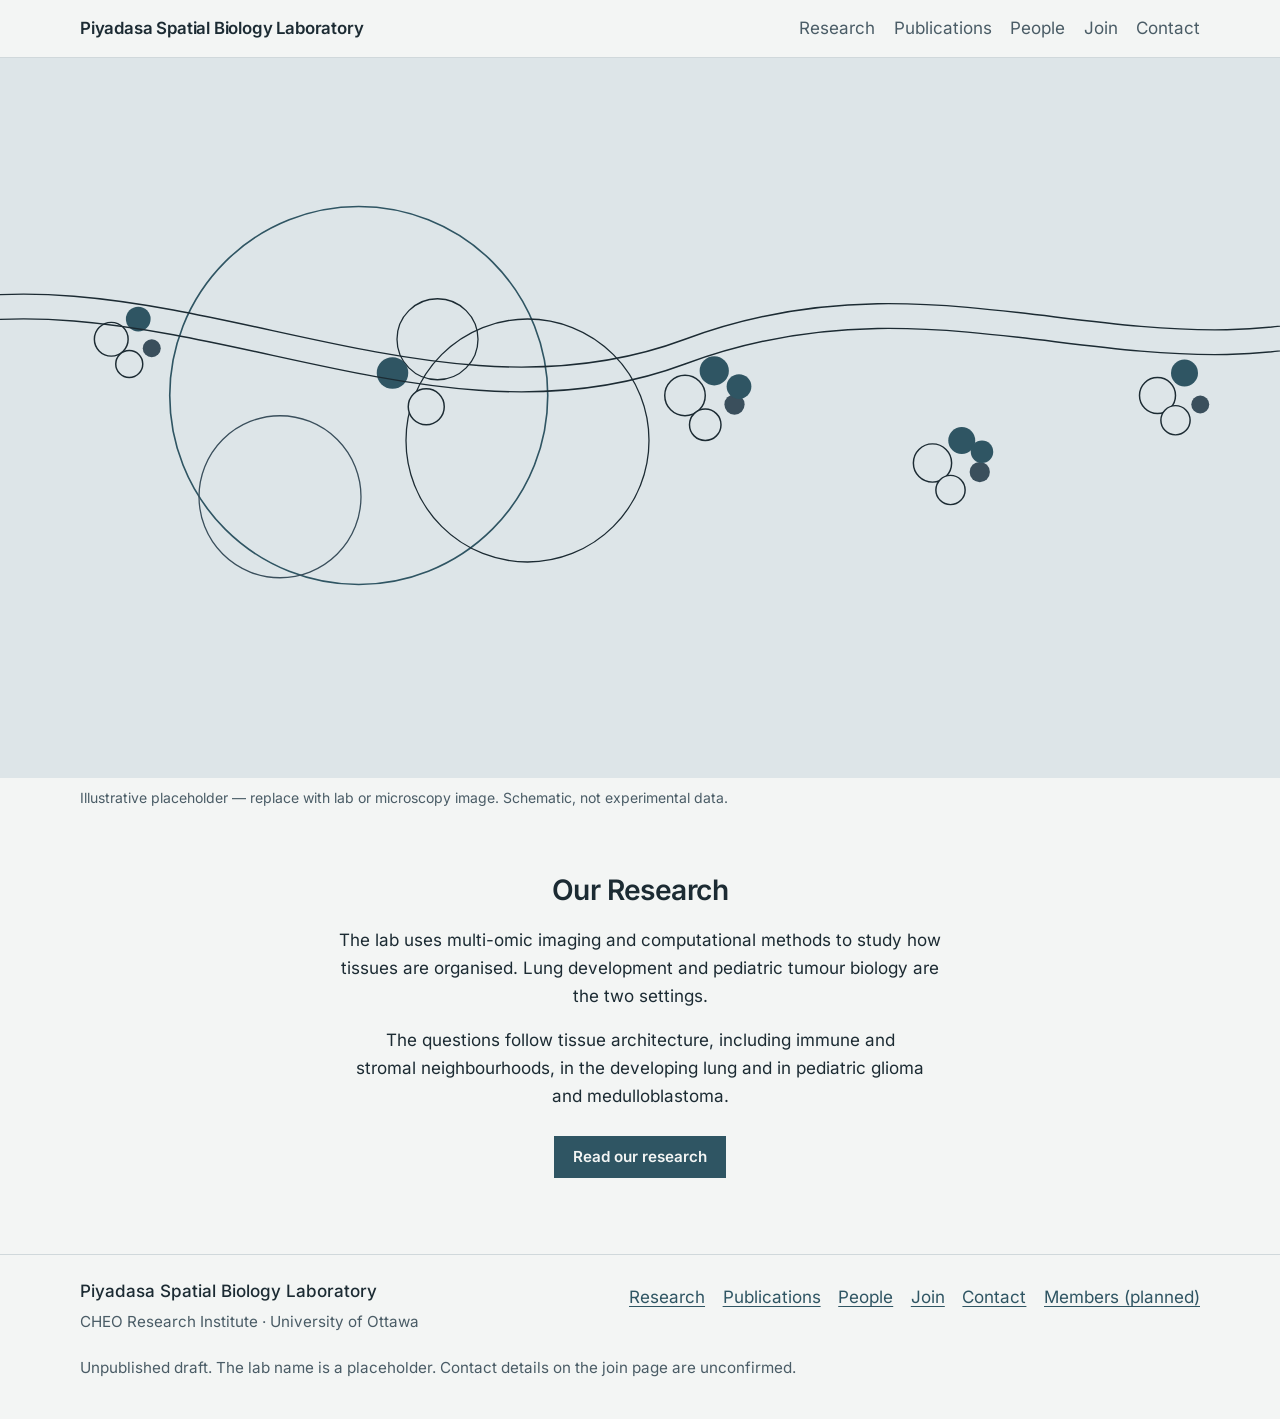
<file: archive/image-first-banner/index.html>
<!DOCTYPE html>
<html lang="en-CA">
<head>
  <meta charset="utf-8">
  <meta name="viewport" content="width=device-width, initial-scale=1">
  <meta name="color-scheme" content="light">
  <meta name="description" content="Research on lung development and pediatric tumour biology by Hadeesha Piyadasa, Scientist at the CHEO Research Institute and Assistant Professor at the University of Ottawa.">
  <title>Home</title>
  <link rel="icon" href="../../favicon.svg" type="image/svg+xml">
  <link rel="stylesheet" href="styles.css">
</head>
<body>
  <a class="skip" href="#content">Skip to content</a>
  <header class="site-header">
    <div class="shell header-bar">
      <a class="brand" href="../../" aria-current="page"><span data-config="labName"></span><noscript>Lab site home</noscript></a>
      <nav aria-label="Primary">
        <ul class="nav-list">
          <li><a href="../../research/">Research</a></li>
          <li><a href="../../publications/">Publications</a></li>
          <li><a href="../../people/">People</a></li>
          <li><a href="../../join/">Join</a></li>
          <li><a href="../../join/#contact-heading">Contact</a></li>
        </ul>
      </nav>
    </div>
  </header>

  <figure class="hero">
    <div class="hero-media">
      <!--
        Temporary banner. To use a real photograph or micrograph, replace the
        svg with:
        <img src="images/banner.jpg" alt="Describe the laboratory image">
        Then update the caption so it matches that image.
      -->
      <svg class="hero-art" viewBox="0 0 1440 640" preserveAspectRatio="xMidYMid slice" aria-hidden="true" focusable="false">
        <rect class="hero-ground" width="1440" height="640"/>
        <circle class="ring-sage" cx="470" cy="300" r="168"/>
        <circle class="ring-ink" cx="620" cy="340" r="108"/>
        <circle class="ring-clay" cx="400" cy="390" r="72"/>
        <circle class="ring-ink" cx="540" cy="250" r="36"/>

        <circle class="cell-sage" cx="500" cy="280" r="14"/>
        <circle class="cell-outline" cx="530" cy="310" r="16"/>

        <circle class="cell-outline" cx="760" cy="300" r="18"/>
        <circle class="cell-sage" cx="786" cy="278" r="13"/>
        <circle class="cell-clay" cx="804" cy="308" r="9"/>
        <circle class="cell-outline" cx="778" cy="326" r="14"/>
        <circle class="cell-sage" cx="808" cy="292" r="11"/>

        <circle class="cell-outline" cx="980" cy="360" r="17"/>
        <circle class="cell-sage" cx="1006" cy="340" r="12"/>
        <circle class="cell-clay" cx="1022" cy="368" r="9"/>
        <circle class="cell-outline" cx="996" cy="384" r="13"/>
        <circle class="cell-sage" cx="1024" cy="350" r="10"/>

        <circle class="cell-outline" cx="250" cy="250" r="15"/>
        <circle class="cell-sage" cx="274" cy="232" r="11"/>
        <circle class="cell-clay" cx="286" cy="258" r="8"/>
        <circle class="cell-outline" cx="266" cy="272" r="12"/>

        <circle class="cell-outline" cx="1180" cy="300" r="16"/>
        <circle class="cell-sage" cx="1204" cy="280" r="12"/>
        <circle class="cell-clay" cx="1218" cy="308" r="8"/>
        <circle class="cell-outline" cx="1196" cy="322" r="13"/>

        <path class="vessel" d="M40 230 C 280 150, 520 340, 760 250 C 1000 160, 1180 300, 1400 210"/>
        <path class="vessel" d="M40 252 C 280 172, 520 362, 760 272 C 1000 182, 1180 322, 1400 232"/>
      </svg>
    </div>
    <figcaption class="hero-caption">Illustrative placeholder — replace with lab or microscopy image. Schematic, not experimental data.</figcaption>
  </figure>

  <main id="content" tabindex="-1">
    <div class="shell intro">
      <h1>Our Research</h1>
      <p>The lab uses multi-omic imaging and computational methods to study how tissues are organised. Lung development and pediatric tumour biology are the two settings.</p>
      <p>The questions follow tissue architecture, including immune and stromal neighbourhoods, in the developing lung and in pediatric glioma and medulloblastoma.</p>
      <a class="button" href="../../research/">Read our research</a>
    </div>
  </main>

  <footer class="site-footer">
    <div class="shell">
      <div class="footer-brand">
        <p class="footer-name"><span data-config="labName"></span></p>
        <p class="footer-affil">CHEO Research Institute · University of Ottawa</p>
      </div>
      <nav class="footer-nav" aria-label="Footer">
        <ul>
          <li><a href="../../research/">Research</a></li>
          <li><a href="../../publications/">Publications</a></li>
          <li><a href="../../people/">People</a></li>
          <li><a href="../../join/">Join</a></li>
          <li><a href="../../join/#contact-heading">Contact</a></li>
          <li><a href="../../members/">Members (planned)</a></li>
        </ul>
      </nav>
      <p class="draft-note">Unpublished draft. The lab name is a placeholder. Contact details on the join page are unconfirmed.</p>
    </div>
  </footer>
  <script src="../../js/site-config.js"></script>
  <script src="../../js/site.js"></script>
</body>
</html>
</file>
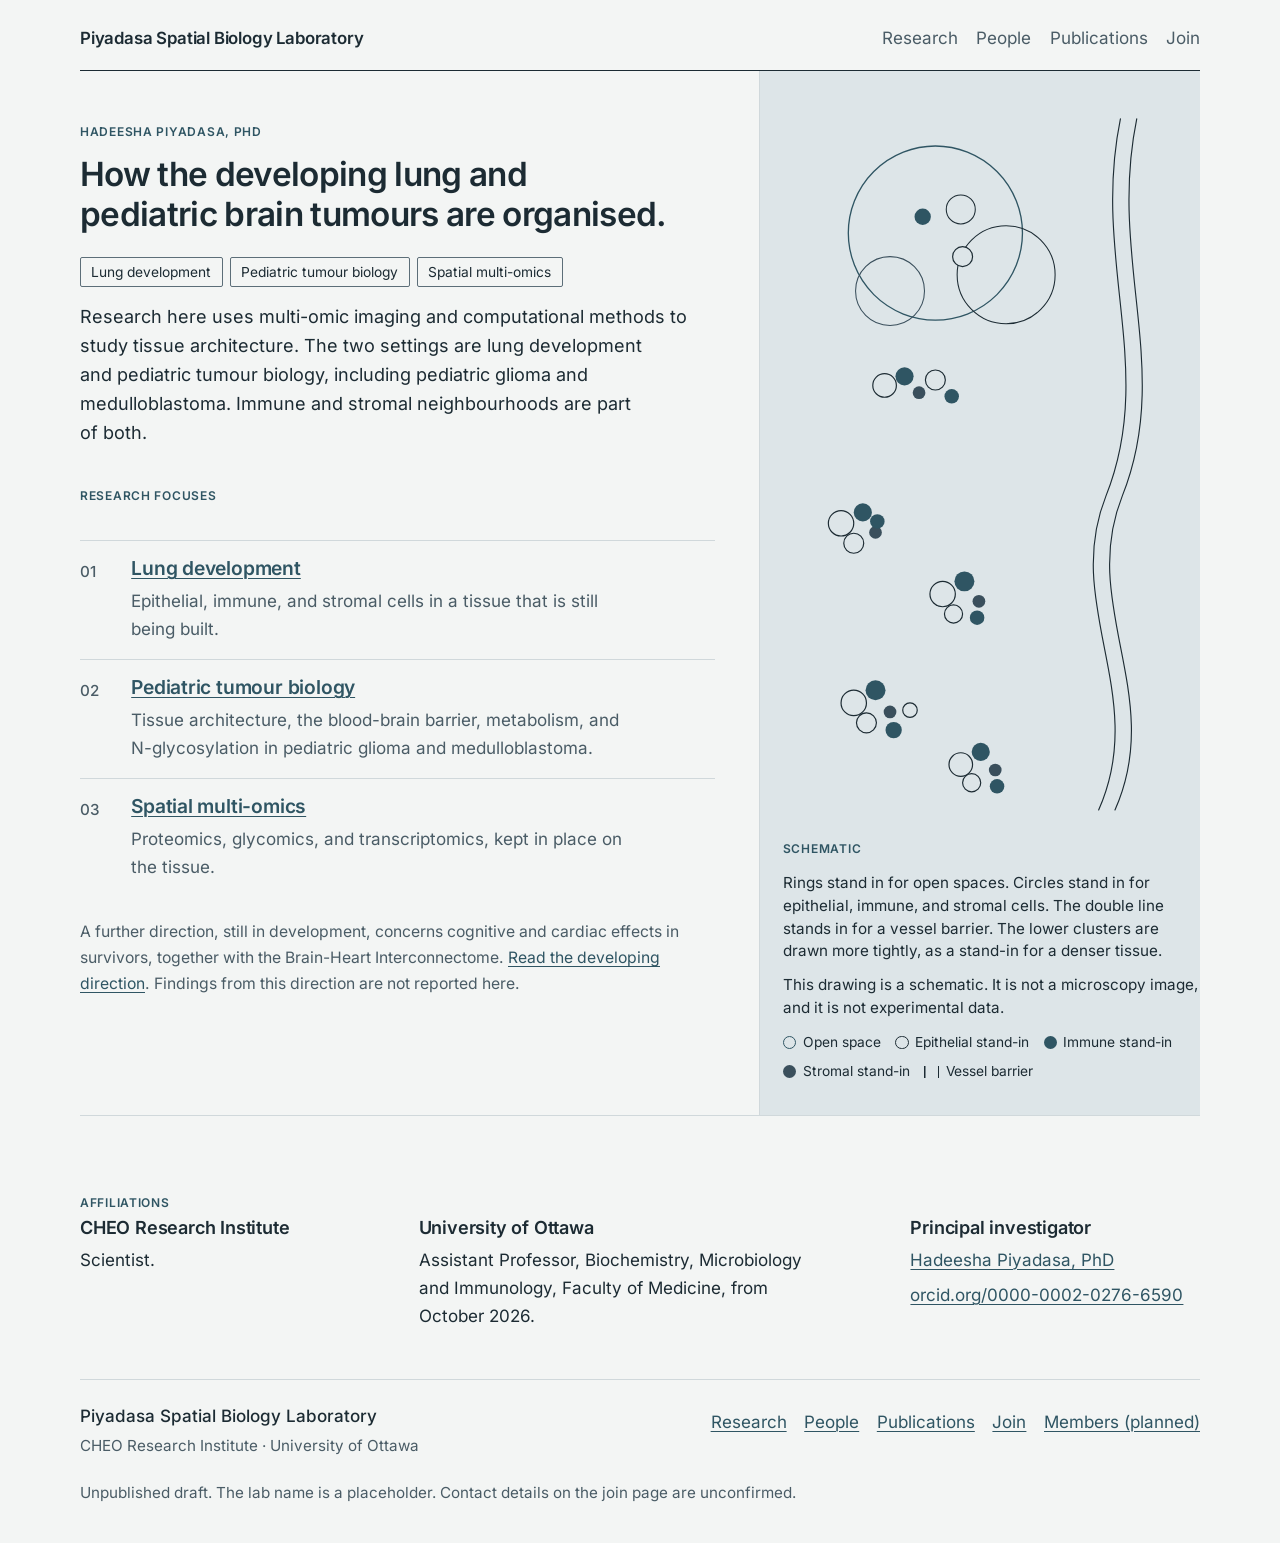
<file: archive/split-editorial/index.html>
<!DOCTYPE html>
<html lang="en-CA">
<head>
  <meta charset="utf-8">
  <meta name="viewport" content="width=device-width, initial-scale=1">
  <meta name="color-scheme" content="light">
  <meta name="description" content="Research on lung development and pediatric tumour biology by Hadeesha Piyadasa, Scientist at the CHEO Research Institute and Assistant Professor at the University of Ottawa.">
  <title>Home</title>
  <link rel="icon" href="../../favicon.svg" type="image/svg+xml">
  <link rel="stylesheet" href="styles.css">
</head>
<body>
  <a class="skip" href="#content">Skip to content</a>
  <div class="shell">
    <header class="site-header">
      <a class="brand" href="../../" aria-current="page"><span data-config="labName"></span><noscript>Lab site home</noscript></a>
      <nav aria-label="Primary">
        <ul class="nav-list">
          <li><a href="../../research/">Research</a></li>
          <li><a href="../../people/">People</a></li>
          <li><a href="../../publications/">Publications</a></li>
          <li><a href="../../join/">Join</a></li>
        </ul>
      </nav>
    </header>

    <main id="content" tabindex="-1">
      <div class="split">
        <div class="home-copy">
          <p class="kicker">Hadeesha Piyadasa, PhD</p>
          <h1>How the developing lung and pediatric brain tumours are organised.</h1>
          <ul class="chips">
            <li><a href="../../research/#lung-development">Lung development</a></li>
            <li><a href="../../research/#pediatric-tumour-biology">Pediatric tumour biology</a></li>
            <li><a href="../../research/#spatial-multi-omics">Spatial multi-omics</a></li>
          </ul>
          <p class="lede">Research here uses multi-omic imaging and computational methods to study tissue architecture. The two settings are lung development and pediatric tumour biology, including pediatric glioma and medulloblastoma. Immune and stromal neighbourhoods are part of both.</p>

          <section aria-labelledby="focus-title">
            <h2 class="section-label" id="focus-title">Research focuses</h2>
            <ol class="focus-list">
              <li>
                <span class="num" aria-hidden="true">01</span>
                <div>
                  <h3><a href="../../research/#lung-development">Lung development</a></h3>
                  <p>Epithelial, immune, and stromal cells in a tissue that is still being built.</p>
                </div>
              </li>
              <li>
                <span class="num" aria-hidden="true">02</span>
                <div>
                  <h3><a href="../../research/#pediatric-tumour-biology">Pediatric tumour biology</a></h3>
                  <p>Tissue architecture, the blood-brain barrier, metabolism, and N-glycosylation in pediatric glioma and medulloblastoma.</p>
                </div>
              </li>
              <li>
                <span class="num" aria-hidden="true">03</span>
                <div>
                  <h3><a href="../../research/#spatial-multi-omics">Spatial multi-omics</a></h3>
                  <p>Proteomics, glycomics, and transcriptomics, kept in place on the tissue.</p>
                </div>
              </li>
            </ol>
            <p class="developing-note">A further direction, still in development, concerns cognitive and cardiac effects in survivors, together with the Brain-Heart Interconnectome. <a href="../../research/#survivors">Read the developing direction</a>. Findings from this direction are not reported here.</p>
          </section>
        </div>

        <aside class="visual">
          <figure class="schematic-figure">
            <!-- Original tissue schematic. Shapes are stand-ins, not measurements. -->
            <svg class="schematic" viewBox="0 0 460 800" aria-hidden="true" focusable="false">
              <circle class="ring-sage" cx="168" cy="150" r="96"/>
              <circle class="ring-ink" cx="246" cy="196" r="54"/>
              <circle class="ring-clay" cx="118" cy="214" r="38"/>
              <circle class="ring-ink" cx="196" cy="124" r="16"/>
              <circle class="cell-sage" cx="154" cy="132" r="9"/>
              <circle class="cell-outline" cx="198" cy="176" r="11"/>

              <circle class="cell-outline" cx="112" cy="318" r="13"/>
              <circle class="cell-sage" cx="134" cy="308" r="10"/>
              <circle class="cell-clay" cx="150" cy="326" r="7"/>
              <circle class="cell-outline" cx="168" cy="312" r="11"/>
              <circle class="cell-sage" cx="186" cy="330" r="8"/>

              <circle class="cell-outline" cx="64" cy="470" r="14"/>
              <circle class="cell-sage" cx="88" cy="458" r="10"/>
              <circle class="cell-clay" cx="102" cy="480" r="7"/>
              <circle class="cell-outline" cx="78" cy="492" r="11"/>
              <circle class="cell-sage" cx="104" cy="468" r="8"/>

              <circle class="cell-outline" cx="176" cy="548" r="14"/>
              <circle class="cell-sage" cx="200" cy="534" r="11"/>
              <circle class="cell-clay" cx="216" cy="556" r="7"/>
              <circle class="cell-outline" cx="188" cy="570" r="10"/>
              <circle class="cell-sage" cx="214" cy="574" r="8"/>

              <circle class="cell-outline" cx="78" cy="668" r="14"/>
              <circle class="cell-sage" cx="102" cy="654" r="11"/>
              <circle class="cell-clay" cx="118" cy="678" r="7"/>
              <circle class="cell-outline" cx="92" cy="690" r="11"/>
              <circle class="cell-sage" cx="122" cy="698" r="9"/>
              <circle class="cell-outline" cx="140" cy="676" r="8"/>

              <circle class="cell-outline" cx="196" cy="736" r="13"/>
              <circle class="cell-sage" cx="218" cy="722" r="10"/>
              <circle class="cell-clay" cx="234" cy="742" r="7"/>
              <circle class="cell-outline" cx="208" cy="756" r="10"/>
              <circle class="cell-sage" cx="236" cy="760" r="8"/>

              <path class="vessel" d="M372 24 C 340 180, 412 300, 356 440 C 308 560, 404 660, 348 786"/>
              <path class="vessel" d="M390 24 C 358 180, 430 300, 374 440 C 326 560, 422 660, 366 786"/>
            </svg>
            <figcaption>
              <span class="figure-label section-label">Schematic</span>
              <p>Rings stand in for open spaces. Circles stand in for epithelial, immune, and stromal cells. The double line stands in for a vessel barrier. The lower clusters are drawn more tightly, as a stand-in for a denser tissue.</p>
              <p>This drawing is a schematic. It is not a microscopy image, and it is not experimental data.</p>
              <ul class="legend">
                <li><span class="swatch swatch-ring" aria-hidden="true"></span> Open space</li>
                <li><span class="swatch swatch-outline" aria-hidden="true"></span> Epithelial stand-in</li>
                <li><span class="swatch swatch-sage" aria-hidden="true"></span> Immune stand-in</li>
                <li><span class="swatch swatch-clay" aria-hidden="true"></span> Stromal stand-in</li>
                <li><span class="swatch swatch-barrier" aria-hidden="true"></span> Vessel barrier</li>
              </ul>
            </figcaption>
          </figure>
        </aside>
      </div>

      <section class="affiliations" aria-labelledby="aff-title">
        <h2 class="section-label" id="aff-title">Affiliations</h2>
        <div class="aff-grid">
          <article>
            <h3>CHEO Research Institute</h3>
            <p>Scientist.</p>
          </article>
          <article>
            <h3>University of Ottawa</h3>
            <p>Assistant Professor, Biochemistry, Microbiology and Immunology, Faculty of Medicine, from October 2026.</p>
          </article>
          <article>
            <h3>Principal investigator</h3>
            <p><a href="../../people/">Hadeesha Piyadasa, PhD</a></p>
            <p><a href="https://orcid.org/0000-0002-0276-6590">orcid.org/0000-0002-0276-6590</a></p>
          </article>
        </div>
      </section>
    </main>

    <footer class="site-footer">
      <div class="footer-brand">
        <p class="footer-name"><span data-config="labName"></span></p>
        <p class="footer-affil">CHEO Research Institute · University of Ottawa</p>
      </div>
      <nav class="footer-nav" aria-label="Footer">
        <ul>
          <li><a href="../../research/">Research</a></li>
          <li><a href="../../people/">People</a></li>
          <li><a href="../../publications/">Publications</a></li>
          <li><a href="../../join/">Join</a></li>
          <li><a href="../../members/">Members (planned)</a></li>
        </ul>
      </nav>
      <p class="draft-note">Unpublished draft. The lab name is a placeholder. Contact details on the join page are unconfirmed.</p>
    </footer>
  </div>
  <script src="../../js/site-config.js"></script>
  <script src="../../js/site.js"></script>
</body>
</html>
</file>
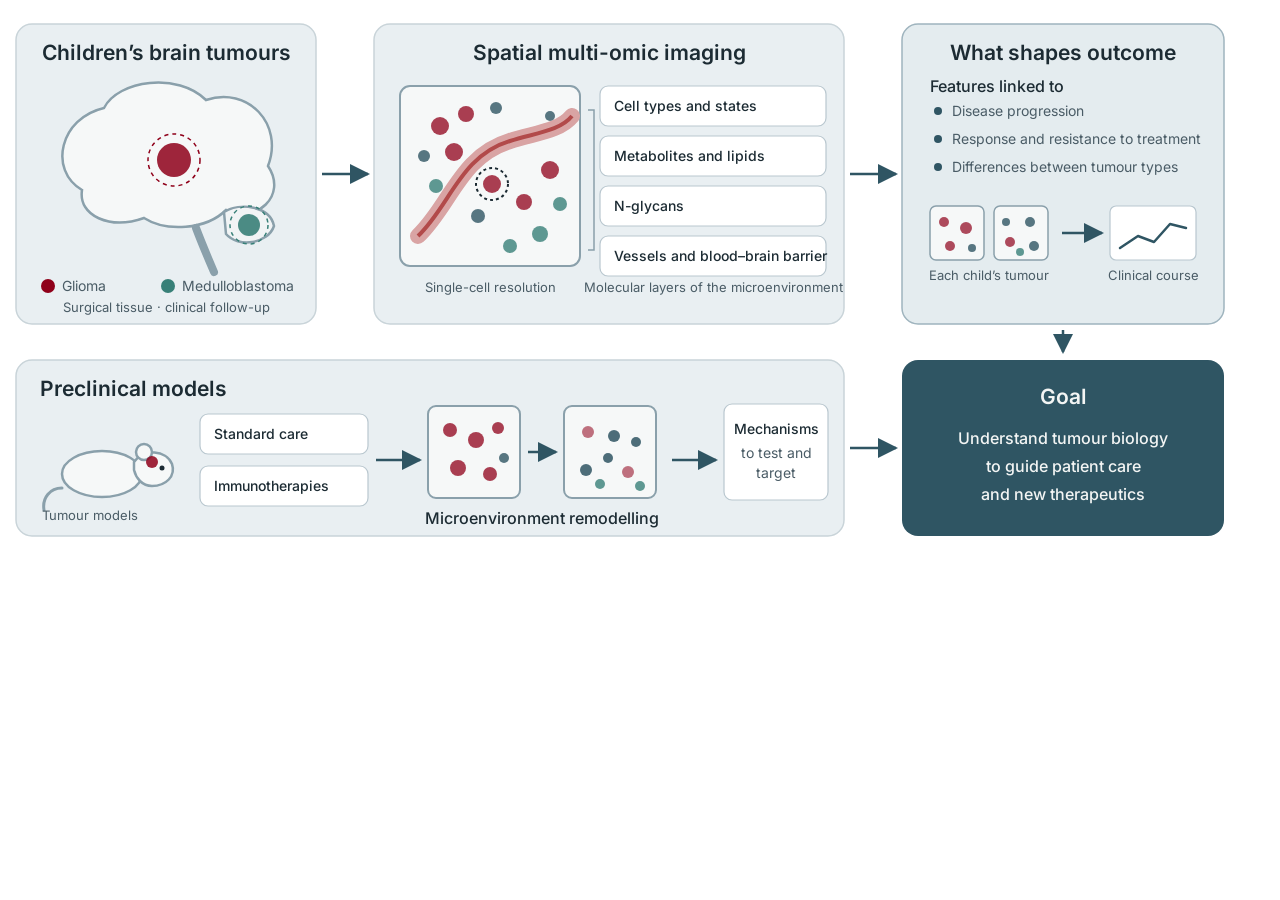
<file: archive/figure-sources/pediatric-brain-tumours.html>
<!DOCTYPE html>
<html><head><meta charset="utf-8">
<style>
@font-face { font-family: "Inter"; src: url("../../fonts/inter-400.woff2") format("woff2"); font-weight: 400; }
@font-face { font-family: "Inter"; src: url("../../fonts/inter-500.woff2") format("woff2"); font-weight: 500; }
@font-face { font-family: "Inter"; src: url("../../fonts/inter-600.woff2") format("woff2"); font-weight: 600; }
html, body { margin: 0; background: transparent; }
svg { font-family: Inter, system-ui, sans-serif; }
.panel { fill: #e9eff2; stroke: #c9d4d9; stroke-width: 1.5; }
.panel-accent { fill: #e4ecef; stroke: #9fb4be; stroke-width: 1.5; }
.title { font-size: 21px; font-weight: 600; fill: #1c2b33; }
.label { font-size: 16px; font-weight: 500; fill: #1c2b33; }
.small { font-size: 14px; font-weight: 400; fill: #4a5c66; }
.tiny { font-size: 13px; font-weight: 400; fill: #4a5c66; }
.arrow { stroke: #2f5563; stroke-width: 2.5; fill: none; marker-end: url(#ah); }
.chip { fill: #ffffff; stroke: #b9c7cf; stroke-width: 1.2; }
.chiptext { font-size: 14px; font-weight: 500; fill: #1c2b33; }
.garnet { fill: #8f001a; }
.teal { fill: #388078; }
</style></head>
<body>
<svg id="fig" xmlns="http://www.w3.org/2000/svg" width="1240" height="560" viewBox="0 0 1240 560">
  <defs>
    <marker id="ah" viewBox="0 0 10 10" refX="9" refY="5" markerWidth="8" markerHeight="8" orient="auto-start-reverse">
      <path d="M0,0 L10,5 L0,10 z" fill="#2f5563"/>
    </marker>
  </defs>

  <!-- ===== Panel 1: patient tumours ===== -->
  <rect class="panel" x="16" y="24" width="300" height="300" rx="16"/>
  <text class="title" x="166" y="60" text-anchor="middle">Children’s brain tumours</text>
  <!-- brain outline (side view) -->
  <g transform="translate(56,78)">
    <path d="M26,112 C-8,92 4,40 48,30 C62,2 122,-6 150,22 C192,8 228,46 212,88 C232,118 200,146 170,132 C150,152 110,154 88,140 C54,152 22,138 26,112 Z"
          fill="#f6f8f8" stroke="#8aa0ab" stroke-width="2.5"/>
    <path d="M168,134 C184,124 214,128 218,148 C212,166 182,170 170,156 Z" fill="#f1f4f5" stroke="#8aa0ab" stroke-width="2.5"/>
    <path d="M140,150 C146,166 152,180 158,194" stroke="#8aa0ab" stroke-width="8" stroke-linecap="round" fill="none"/>
    <circle cx="118" cy="82" r="17" fill="#8f001a" fill-opacity="0.85"/>
    <circle cx="118" cy="82" r="26" fill="none" stroke="#8f001a" stroke-width="1.5" stroke-dasharray="4 4"/>
    <circle cx="193" cy="147" r="11" fill="#388078" fill-opacity="0.9"/>
    <circle cx="193" cy="147" r="19" fill="none" stroke="#388078" stroke-width="1.5" stroke-dasharray="4 4"/>
  </g>
  <!-- legend -->
  <g transform="translate(40,286)">
    <circle cx="8" cy="0" r="7" class="garnet"/><text class="small" x="22" y="5">Glioma</text>
    <circle cx="128" cy="0" r="7" class="teal"/><text class="small" x="142" y="5">Medulloblastoma</text>
  </g>
  <text class="tiny" x="166" y="312" text-anchor="middle">Surgical tissue · clinical follow-up</text>

  <!-- arrow 1 -->
  <path class="arrow" d="M322,174 L368,174"/>

  <!-- ===== Panel 2: spatial multi-omic imaging ===== -->
  <rect class="panel" x="374" y="24" width="470" height="300" rx="16"/>
  <text class="title" x="609" y="60" text-anchor="middle">Spatial multi-omic imaging</text>
  <!-- tissue section with cells and a vessel -->
  <g transform="translate(400,86)">
    <rect x="0" y="0" width="180" height="180" rx="10" fill="#f6f8f8" stroke="#8aa0ab" stroke-width="2"/>
    <!-- vessel -->
    <path d="M18,150 C50,120 60,70 110,55 C135,47 160,45 172,30" stroke="#d9a4a4" stroke-width="16" stroke-linecap="round" fill="none"/>
    <path d="M18,150 C50,120 60,70 110,55 C135,47 160,45 172,30" stroke="#b24a4a" stroke-width="4" fill="none"/>
    <!-- cells -->
    <g fill="#8f001a" fill-opacity="0.75">
      <circle cx="40" cy="40" r="9"/><circle cx="66" cy="28" r="8"/><circle cx="54" cy="66" r="9"/><circle cx="92" cy="98" r="9"/><circle cx="124" cy="116" r="8"/><circle cx="150" cy="84" r="9"/>
    </g>
    <g fill="#388078" fill-opacity="0.8">
      <circle cx="140" cy="148" r="8"/><circle cx="110" cy="160" r="7"/><circle cx="160" cy="118" r="7"/><circle cx="36" cy="100" r="7"/>
    </g>
    <g fill="#2f5563" fill-opacity="0.8">
      <circle cx="78" cy="130" r="7"/><circle cx="24" cy="70" r="6"/><circle cx="96" cy="22" r="6"/><circle cx="150" cy="30" r="5"/>
    </g>
    <!-- highlighted single cell -->
    <circle cx="92" cy="98" r="16" fill="none" stroke="#1c2b33" stroke-width="2" stroke-dasharray="3 3"/>
  </g>
  <text class="tiny" x="490" y="292" text-anchor="middle">Single-cell resolution</text>
  <!-- layer chips -->
  <g transform="translate(600,86)">
    <rect class="chip" x="0" y="0" width="226" height="40" rx="8"/><text class="chiptext" x="14" y="25">Cell types and states</text>
    <rect class="chip" x="0" y="50" width="226" height="40" rx="8"/><text class="chiptext" x="14" y="75">Metabolites and lipids</text>
    <rect class="chip" x="0" y="100" width="226" height="40" rx="8"/><text class="chiptext" x="14" y="125">N-glycans</text>
    <rect class="chip" x="0" y="150" width="226" height="40" rx="8"/><text class="chiptext" x="14" y="175">Vessels and blood–brain barrier</text>
  </g>
  <!-- bracket from section to chips -->
  <path d="M588,110 L594,110 L594,250 L588,250" stroke="#8aa0ab" stroke-width="1.5" fill="none"/>
  <text class="tiny" x="713" y="292" text-anchor="middle">Molecular layers of the microenvironment</text>

  <!-- arrow 2 -->
  <path class="arrow" d="M850,174 L896,174"/>

  <!-- ===== Panel 3: outcomes ===== -->
  <rect class="panel-accent" x="902" y="24" width="322" height="300" rx="16"/>
  <text class="title" x="1063" y="60" text-anchor="middle">What shapes outcome</text>
  <g transform="translate(930,92)">
    <text class="label" x="0" y="0">Features linked to</text>
    <g transform="translate(0,24)">
      <circle cx="8" cy="-5" r="4" fill="#2f5563"/><text class="small" x="22" y="0">Disease progression</text>
      <circle cx="8" cy="23" r="4" fill="#2f5563"/><text class="small" x="22" y="28">Response and resistance to treatment</text>
      <circle cx="8" cy="51" r="4" fill="#2f5563"/><text class="small" x="22" y="56">Differences between tumour types</text>
    </g>
  </g>
  <!-- tissue features -> clinical course -->
  <g transform="translate(930,206)">
    <g>
      <rect x="0" y="0" width="54" height="54" rx="6" fill="#f6f8f8" stroke="#8aa0ab" stroke-width="1.5"/>
      <g fill="#8f001a" fill-opacity="0.7"><circle cx="14" cy="16" r="5"/><circle cx="36" cy="22" r="6"/><circle cx="20" cy="40" r="5"/></g>
      <g fill="#2f5563" fill-opacity="0.8"><circle cx="42" cy="42" r="4"/></g>
      <rect x="64" y="0" width="54" height="54" rx="6" fill="#f6f8f8" stroke="#8aa0ab" stroke-width="1.5"/>
      <g fill="#8f001a" fill-opacity="0.7"><circle cx="80" cy="36" r="5"/></g>
      <g fill="#2f5563" fill-opacity="0.8"><circle cx="100" cy="16" r="5"/><circle cx="76" cy="16" r="4"/><circle cx="104" cy="40" r="5"/></g>
      <g fill="#388078" fill-opacity="0.8"><circle cx="90" cy="46" r="4"/></g>
    </g>
    <text class="tiny" x="59" y="74" text-anchor="middle">Each child’s tumour</text>
    <path class="arrow" d="M132,27 L172,27"/>
    <g transform="translate(180,0)">
      <rect x="0" y="0" width="86" height="54" rx="6" fill="#ffffff" stroke="#b9c7cf" stroke-width="1.2"/>
      <polyline points="10,42 28,30 44,36 60,18 76,22" fill="none" stroke="#2f5563" stroke-width="2.5" stroke-linejoin="round" stroke-linecap="round"/>
      <text class="tiny" x="43" y="74" text-anchor="middle">Clinical course</text>
    </g>
  </g>

  <!-- ===== Bottom row: preclinical models -> remodelling -> care ===== -->
  <rect class="panel" x="16" y="360" width="828" height="176" rx="16"/>
  <text class="title" x="40" y="396">Preclinical models</text>
  <!-- mouse icon -->
  <g transform="translate(48,418)">
    <path d="M14,70 C2,70 -6,80 -4,92" stroke="#8aa0ab" stroke-width="3" fill="none" stroke-linecap="round"/>
    <ellipse cx="54" cy="56" rx="40" ry="23" fill="#f6f8f8" stroke="#8aa0ab" stroke-width="2.5"/>
    <path d="M86,44 C96,30 118,32 124,46 C128,58 118,68 104,68 C94,68 88,60 86,52 Z" fill="#f6f8f8" stroke="#8aa0ab" stroke-width="2.5"/>
    <circle cx="96" cy="34" r="8" fill="#f6f8f8" stroke="#8aa0ab" stroke-width="2.5"/>
    <circle cx="114" cy="50" r="2.5" fill="#1c2b33"/>
    <circle cx="104" cy="44" r="6" fill="#8f001a" fill-opacity="0.85"/>
  </g>
  <text class="tiny" x="90" y="520" text-anchor="middle">Tumour models</text>
  <!-- treatments -->
  <g transform="translate(200,414)">
    <rect class="chip" x="0" y="0" width="168" height="40" rx="8"/><text class="chiptext" x="14" y="25">Standard care</text>
    <rect class="chip" x="0" y="52" width="168" height="40" rx="8"/><text class="chiptext" x="14" y="77">Immunotherapies</text>
  </g>
  <path class="arrow" d="M376,460 L420,460"/>
  <!-- remodelling: before/after sections -->
  <g transform="translate(428,406)">
    <rect x="0" y="0" width="92" height="92" rx="8" fill="#f6f8f8" stroke="#8aa0ab" stroke-width="2"/>
    <g fill="#8f001a" fill-opacity="0.75"><circle cx="22" cy="24" r="7"/><circle cx="48" cy="34" r="8"/><circle cx="70" cy="22" r="6"/><circle cx="30" cy="62" r="8"/><circle cx="62" cy="68" r="7"/></g>
    <g fill="#2f5563" fill-opacity="0.8"><circle cx="76" cy="52" r="5"/></g>
    <path d="M100,46 L128,46" stroke="#2f5563" stroke-width="2.5" marker-end="url(#ah)"/>
    <rect x="136" y="0" width="92" height="92" rx="8" fill="#f6f8f8" stroke="#8aa0ab" stroke-width="2"/>
    <g fill="#8f001a" fill-opacity="0.55"><circle cx="160" cy="26" r="6"/><circle cx="200" cy="66" r="6"/></g>
    <g fill="#2f5563" fill-opacity="0.85"><circle cx="186" cy="30" r="6"/><circle cx="158" cy="64" r="6"/><circle cx="180" cy="52" r="5"/><circle cx="208" cy="36" r="5"/></g>
    <g fill="#388078" fill-opacity="0.8"><circle cx="172" cy="78" r="5"/><circle cx="212" cy="80" r="5"/></g>
  </g>
  <text class="label" x="542" y="524" text-anchor="middle">Microenvironment remodelling</text>
  <path class="arrow" d="M672,460 L716,460"/>
  <g transform="translate(724,404)">
    <rect x="0" y="0" width="104" height="96" rx="8" fill="#ffffff" stroke="#b9c7cf" stroke-width="1.2"/>
    <text class="chiptext" x="52" y="30" text-anchor="middle">Mechanisms</text>
    <text class="small" x="52" y="54" text-anchor="middle">to test and</text>
    <text class="small" x="52" y="74" text-anchor="middle">target</text>
  </g>

  <!-- ===== Goal panel (right, bottom) ===== -->
  <rect x="902" y="360" width="322" height="176" rx="16" fill="#2f5563"/>
  <text x="1063" y="404" text-anchor="middle" font-size="21" font-weight="600" fill="#f3f5f4">Goal</text>
  <text x="1063" y="444" text-anchor="middle" font-size="16" font-weight="500" fill="#f3f5f4">Understand tumour biology</text>
  <text x="1063" y="472" text-anchor="middle" font-size="16" font-weight="500" fill="#f3f5f4">to guide patient care</text>
  <text x="1063" y="500" text-anchor="middle" font-size="16" font-weight="500" fill="#f3f5f4">and new therapeutics</text>
  <!-- arrows into goal -->
  <path class="arrow" d="M1063,330 L1063,352"/>
  <path class="arrow" d="M850,448 L896,448"/>
</svg>
</body></html>
</file>
<file: css/styles.css>
/* Editorial styles for the lab draft.
   Colour tokens live here. The lab name does not: it is set in js/site-config.js.
   Chalky blue palette: --paper is the soft off-white ground, --beige is the pale blue-grey surface,
   --sage is the dusty mineral blue, and --clay is a second muted slate. No violet.
   Text colours are paired with --paper or --beige at WCAG AA.
   --line-strong is for control boundaries (3:1). --rule is a decorative hairline. */

@font-face {
  font-family: "Inter";
  font-style: normal;
  font-weight: 400;
  font-display: swap;
  src: url("../fonts/inter-400.woff2") format("woff2");
}

@font-face {
  font-family: "Inter";
  font-style: normal;
  font-weight: 500;
  font-display: swap;
  src: url("../fonts/inter-500.woff2") format("woff2");
}

@font-face {
  font-family: "Inter";
  font-style: normal;
  font-weight: 600;
  font-display: swap;
  src: url("../fonts/inter-600.woff2") format("woff2");
}

/* Handwritten face for the lab name only (Nothing You Could Do, OFL; see fonts/OFL-NothingYouCouldDo.txt). */
@font-face {
  font-family: "Nothing You Could Do";
  font-style: normal;
  font-weight: 400;
  font-display: block;
  src: url("../fonts/nothing-you-could-do.woff") format("woff");
}

:root {
  --paper: #f3f5f4;
  --beige: #dde5e8;
  --ink: #1c2b33;
  --muted: #4a5c66;
  --sage: #2f5563;
  --clay: #3a4f5c;
  --rule: #d0d8db;
  --line-strong: #5c6e78;
  --selection: #d5e0e3;
  --sans: "Inter", "Helvetica Neue", Helvetica, Arial, sans-serif;
  color-scheme: light;
}

*,
*::before,
*::after {
  box-sizing: border-box;
}

html {
  scroll-behavior: smooth;
}

body {
  margin: 0;
  background: var(--paper);
  color: var(--ink);
  font-family: var(--sans);
  font-size: 1.0625rem;
  font-weight: 400;
  line-height: 1.65;
  text-rendering: optimizeLegibility;
}

::selection {
  background: var(--selection);
  color: var(--ink);
}

h1,
h2,
h3,
.brand {
  text-wrap: balance;
}

p {
  text-wrap: pretty;
}

a {
  color: var(--sage);
  text-decoration-thickness: 1px;
  text-underline-offset: 0.16em;
}

a:visited {
  color: var(--sage);
}

a:hover {
  color: var(--ink);
}

:focus-visible {
  outline: 2px solid var(--sage);
  outline-offset: 3px;
}

.skip {
  position: absolute;
  left: 1rem;
  top: 0;
  transform: translateY(-120%);
  background: var(--ink);
  color: var(--paper);
  padding: 0.6rem 0.9rem;
  z-index: 6;
  text-decoration: none;
}

.skip:hover,
.skip:focus,
.skip:focus-visible {
  transform: none;
  color: var(--paper);
  outline-color: var(--paper);
}

.skip:visited {
  color: var(--paper);
}

.shell {
  width: min(1120px, calc(100% - 2rem));
  margin-inline: auto;
}

.site-header {
  position: sticky;
  top: 0;
  z-index: 4;
  background: var(--paper);
  border-bottom: 1px solid var(--rule);
}

.header-bar {
  display: flex;
  flex-wrap: wrap;
  align-items: center;
  justify-content: space-between;
  gap: 0.35rem 1.5rem;
  min-height: 3.5rem;
  padding-block: 0.35rem;
}

.brand {
  font-family: var(--sans);
  font-weight: 600;
  font-size: 1.05rem;
  line-height: 1.35;
  letter-spacing: -0.011em;
  color: var(--ink);
  text-decoration: none;
  overflow-wrap: anywhere;
}

.brand:hover,
.brand:visited {
  color: var(--ink);
}

.brand:hover {
  color: var(--sage);
}

.nav-list,
.footer-nav ul,
.chips,
.focus-list,
.page-index ol,
.legend {
  list-style: none;
  margin: 0;
  padding: 0;
}

.nav-list {
  display: flex;
  flex-wrap: wrap;
  gap: 0.15rem 1.15rem;
}

.nav-list a {
  display: inline-block;
  padding-block: 0.55rem;
  color: var(--muted);
  text-decoration: none;
}

.nav-list a:visited {
  color: var(--muted);
}

.nav-list a:hover {
  color: var(--sage);
}

.nav-list a[aria-current="page"] {
  color: var(--ink);
  font-weight: 600;
  box-shadow: inset 0 -2px 0 var(--sage);
}

.kicker,
.section-label {
  font-family: var(--sans);
  font-size: 0.75rem;
  font-weight: 600;
  letter-spacing: 0.06em;
  text-transform: uppercase;
  color: var(--sage);
  margin: 0 0 0.85rem;
}

h2.section-label {
  margin-top: 2.4rem;
  margin-bottom: 0.2rem;
}

.home-copy {
  padding: 2.5rem 0 2.75rem;
  max-width: 40rem;
}

.home-copy h1,
.page-intro h1 {
  font-family: var(--sans);
  font-weight: 600;
  letter-spacing: -0.02em;
  line-height: 1.2;
  margin: 0;
}

.home-copy h1 {
  font-size: clamp(1.85rem, 2.6vw, 2.35rem);
  max-width: min(20em, 100%);
}

.lede,
.deck {
  font-family: var(--sans);
  font-style: normal;
  font-weight: 400;
  line-height: 1.6;
  color: var(--ink);
  margin: 1rem 0 0;
}

.lede {
  font-size: 1.125rem;
  max-width: 38rem;
}

.deck {
  font-size: 1.125rem;
  max-width: 38rem;
}

.chips {
  display: flex;
  flex-wrap: wrap;
  gap: 0.45rem;
  margin-top: 1.35rem;
}

.chips a {
  display: inline-block;
  padding: 0.32rem 0.65rem;
  border: 1px solid var(--line-strong);
  border-radius: 2px;
  color: var(--ink);
  text-decoration: none;
  font-size: 0.86rem;
  line-height: 1.35;
  background: transparent;
}

.chips a:visited {
  color: var(--ink);
}

.chips a:hover {
  border-color: var(--sage);
  color: var(--sage);
  background: var(--beige);
}

.focus-list {
  margin-top: 2.15rem;
}

.focus-list > li {
  display: grid;
  grid-template-columns: 2.4rem minmax(0, 1fr);
  column-gap: 0.8rem;
  border-top: 1px solid var(--rule);
  padding: 0.95rem 0 1rem;
}

.focus-list .num {
  font-family: var(--sans);
  font-style: normal;
  font-weight: 500;
  font-size: 0.95rem;
  color: var(--muted);
  padding-top: 0.15rem;
}

.focus-list h3 {
  font-family: var(--sans);
  font-weight: 600;
  font-size: 1.2rem;
  line-height: 1.35;
  letter-spacing: -0.011em;
  margin: 0 0 0.3rem;
}

.focus-list h3 a {
  text-decoration: underline;
  text-decoration-thickness: 1px;
  text-underline-offset: 0.14em;
}

.focus-list h3 a:hover {
  color: var(--ink);
}

.focus-list p {
  margin: 0;
  color: var(--muted);
  max-width: 46ch;
}

.focus-list li:hover .num,
.focus-list li:focus-within .num {
  color: var(--sage);
}

.developing-note {
  margin: 0.4rem 0 0;
  padding-top: 1rem;
  max-width: 42rem;
  color: var(--muted);
  font-size: 0.98rem;
}

.developing-note a {
  color: var(--sage);
}

.developing-note a:hover {
  color: var(--ink);
}

.visual {
  background: var(--beige);
  border-top: 1px solid var(--rule);
  padding: 1.35rem 1rem 1.6rem;
}

.schematic-figure {
  margin: 0;
}

.schematic {
  display: block;
  width: min(100%, 28rem);
  height: auto;
  margin-inline: auto;
}

.figure-label {
  display: block;
  margin-top: 1rem;
}

.schematic-figure p {
  margin: 0 0 0.7rem;
  font-size: 0.95rem;
  line-height: 1.5;
  max-width: 38rem;
}

.legend {
  display: flex;
  flex-wrap: wrap;
  gap: 0.4rem 0.9rem;
  font-size: 0.86rem;
}

.legend li {
  display: flex;
  align-items: center;
  gap: 0.4rem;
}

.swatch {
  width: 0.85rem;
  height: 0.85rem;
  flex: 0 0 auto;
  box-sizing: border-box;
}

.swatch-ring {
  border: 1.5px solid var(--sage);
  border-radius: 50%;
  background: transparent;
}

.swatch-outline {
  border: 1.5px solid var(--ink);
  border-radius: 50%;
  background: var(--beige);
}

.swatch-sage {
  background: var(--sage);
  border-radius: 50%;
}

.swatch-clay {
  background: var(--clay);
  border-radius: 50%;
}

.swatch-barrier {
  width: 0.95rem;
  height: 0.75rem;
  background:
    linear-gradient(var(--ink), var(--ink)) left center / 1.5px 100% no-repeat,
    linear-gradient(var(--ink), var(--ink)) right center / 1.5px 100% no-repeat;
}

.ring-sage,
.ring-ink,
.ring-clay,
.cell-outline,
.cell-sage,
.cell-clay,
.vessel {
  stroke-linecap: round;
  stroke-linejoin: round;
}

.ring-sage {
  fill: none;
  stroke: var(--sage);
  stroke-width: 1.45;
}

.ring-ink {
  fill: none;
  stroke: var(--ink);
  stroke-width: 1.15;
}

.ring-clay {
  fill: none;
  stroke: var(--clay);
  stroke-width: 1.15;
}

.cell-outline {
  fill: var(--beige);
  stroke: var(--ink);
  stroke-width: 1.3;
}

.cell-sage {
  fill: var(--sage);
  stroke: none;
}

.cell-clay {
  fill: var(--clay);
  stroke: none;
}

.vessel {
  fill: none;
  stroke: var(--ink);
  stroke-width: 1.25;
}

.affiliations {
  padding: 2.4rem 0 2.6rem;
  border-top: 1px solid var(--rule);
}

.aff-grid {
  display: grid;
  gap: 1.6rem;
}

.affiliations h3 {
  font-family: var(--sans);
  font-weight: 600;
  font-size: 1.125rem;
  line-height: 1.35;
  letter-spacing: -0.011em;
  margin: 0 0 0.35rem;
}

.affiliations p {
  margin: 0 0 0.45rem;
  max-width: 36ch;
}

.page {
  padding-bottom: 4rem;
}

.page-intro {
  max-width: 40rem;
  padding-top: 2.7rem;
  padding-bottom: 2rem;
}

.page-intro h1 {
  font-size: clamp(1.7rem, 2.2vw, 2.05rem);
}

.role {
  margin: 0.8rem 0 0;
  color: var(--sage);
  font-weight: 500;
}

.page-grid {
  display: grid;
  gap: 1.75rem;
}

.page-index ol {
  border-bottom: 1px solid var(--rule);
  counter-reset: idx;
}

.page-index li {
  counter-increment: idx;
  border-top: 1px solid var(--rule);
}

.page-index a {
  display: grid;
  grid-template-columns: 2rem minmax(0, 1fr);
  column-gap: 0.45rem;
  row-gap: 0.1rem;
  padding: 0.6rem 0;
  color: var(--ink);
  text-decoration: none;
}

.page-index a::before {
  content: counter(idx, decimal-leading-zero);
  grid-column: 1;
  grid-row: 1 / span 2;
  font-family: var(--sans);
  font-style: normal;
  font-weight: 500;
  color: var(--muted);
}

.page-index a:visited {
  color: var(--ink);
}

.page-index a:hover,
.page-index a:hover::before {
  color: var(--sage);
}

.index-label {
  grid-column: 2;
  grid-row: 1;
}

.index-note {
  grid-column: 2;
  grid-row: 2;
  color: var(--sage);
  font-size: 0.8rem;
}

.prose h2 {
  font-family: var(--sans);
  font-weight: 600;
  font-size: 1.35rem;
  line-height: 1.35;
  letter-spacing: -0.015em;
  margin: 2.5rem 0 0.75rem;
}

.prose > section:first-child > h2 {
  margin-top: 0;
}

.prose p,
.prose li {
  max-width: 65ch;
}

.prose p {
  margin: 0 0 1rem;
}

.prose ul {
  margin: 0.25rem 0 1.1rem;
  padding-left: 1.15rem;
}

.prose li {
  margin: 0.35rem 0;
  padding-left: 0.2rem;
}

.prose li::marker {
  color: var(--sage);
}

.cite-list {
  list-style: none;
  margin: 0;
  padding: 0;
}

.citation {
  border-top: 1px solid var(--rule);
  padding: 0.9rem 0 1rem;
}

.cite-title {
  margin: 0 0 0.3rem;
  font-weight: 600;
  line-height: 1.4;
}

.cite-authors,
.cite-source,
.cite-full {
  margin: 0 0 0.35rem;
}

.cite-authors,
.cite-full,
.cite-source {
  color: var(--muted);
  overflow-wrap: anywhere;
}

.author-self {
  font-weight: 600;
  color: var(--ink);
}

.citation details {
  margin: 0 0 0.4rem;
}

.citation summary {
  color: var(--sage);
  font-size: 0.92rem;
  font-weight: 600;
}

.preprint-note {
  margin: 0 0 0.5rem;
  padding-left: 0.85rem;
  border-left: 2px solid var(--sage);
}

.prose section[id],
#contact-heading,
#published-glioma {
  scroll-margin-top: 10rem;
}

.wide-figure,
.prior-figure {
  margin: 0 0 2.25rem;
}

.figure-scroll {
  overflow-x: auto;
  max-width: 100%;
}

.figure-scroll a {
  display: block;
  color: inherit;
  text-decoration: none;
}

.wide-figure img,
.prior-figure img {
  display: block;
  width: 100%;
  height: auto;
  max-width: none;
  object-fit: contain;
}

.wide-figure figcaption,
.prior-figure figcaption,
.figure-open {
  margin: 0.55rem 0 0;
  max-width: 68ch;
  color: var(--muted);
  font-size: 0.95rem;
  line-height: 1.5;
}

.prior-glioma {
  margin-top: 2.5rem;
  padding-top: 0.25rem;
  border-top: 1px solid var(--rule);
}

.prior-glioma > p {
  max-width: 68ch;
}

.home-layout {
  display: grid;
  grid-template-columns: minmax(0, 1fr);
  gap: 1.75rem;
  align-items: start;
  padding: 2.4rem 0 3.25rem;
}

.home-lead h1 {
  font-size: clamp(1.7rem, 2.3vw, 2.15rem);
  font-weight: 600;
  letter-spacing: -0.02em;
  line-height: 1.25;
  margin: 0 0 1rem;
}

.home-lead p {
  max-width: 40rem;
  margin: 0 0 1rem;
}

.home-links {
  display: flex;
  flex-wrap: wrap;
  align-items: center;
  gap: 0.75rem 1.2rem;
  margin: 1.15rem 0 0;
}

.home-links a:not(.button) {
  font-weight: 600;
}

.home-figure {
  margin: 0;
}

.home-figure a {
  display: block;
  color: inherit;
  text-decoration: none;
}

.home-figure img {
  display: block;
  width: 100%;
  height: auto;
  object-fit: contain;
}

.home-figure figcaption,
.home-figure .figure-open {
  margin: 0.45rem 0 0;
  color: var(--muted);
  font-size: 0.875rem;
  line-height: 1.4;
}

.button {
  display: inline-block;
  margin-top: 0.6rem;
  padding: 0.7rem 1.2rem;
  background: var(--sage);
  color: var(--paper);
  font-weight: 600;
  font-size: 0.95rem;
  line-height: 1.3;
  text-decoration: none;
}

.button:visited,
.button:hover,
.button:focus-visible {
  color: var(--paper);
}

.button:hover {
  background: var(--ink);
}

.developing {
  margin-top: 2.75rem;
  padding: 0.2rem 0 0.2rem 1rem;
  border-left: 2px solid var(--sage);
}

.developing h2 {
  margin-top: 0.35rem;
}

.record {
  margin: 0.4rem 0 1.2rem;
}

.record div {
  display: grid;
  gap: 0.15rem;
  padding: 0.8rem 0;
  border-top: 1px solid var(--rule);
}

.record dt {
  font-size: 0.75rem;
  font-weight: 600;
  letter-spacing: 0.06em;
  text-transform: uppercase;
  color: var(--sage);
}

.record dd {
  margin: 0;
  overflow-wrap: anywhere;
}

.placeholder-panel {
  margin: 0 0 1.5rem;
  padding: 1rem 1rem 0.35rem;
  border: 1px solid var(--line-strong);
  background: var(--beige);
}

.placeholder-panel h2 {
  margin-top: 0.15rem;
}

.placeholder-flag {
  font-weight: 600;
  margin: 0 0 0.35rem;
}

.identity-panel {
  margin-top: 1.6rem;
  padding-top: 0.4rem;
  border-top: 1px solid var(--rule);
}

.site-footer {
  border-top: 1px solid var(--rule);
  padding: 1.4rem 0 2.4rem;
}

.site-footer .shell {
  display: grid;
  gap: 1rem;
}

.footer-name {
  font-weight: 500;
  margin: 0 0 0.2rem;
  overflow-wrap: anywhere;
}

.footer-affil,
.draft-note {
  margin: 0;
  color: var(--muted);
  font-size: 0.95rem;
}

.footer-nav ul {
  display: flex;
  flex-wrap: wrap;
  gap: 0.35rem 1.1rem;
}

.footer-nav a {
  display: inline-block;
  padding-block: 0.35rem;
  color: var(--sage);
}

.footer-nav a:visited {
  color: var(--sage);
}

.footer-nav a:hover {
  color: var(--ink);
}

.footer-nav a[aria-current="page"] {
  font-weight: 600;
}

.draft-note {
  margin-top: 0.35rem;
}

.visually-hidden {
  position: absolute;
  width: 1px;
  height: 1px;
  padding: 0;
  margin: -1px;
  overflow: hidden;
  clip: rect(0, 0, 0, 0);
  white-space: nowrap;
  border: 0;
}

@media (max-width: 720px) {
  .header-bar {
    flex-direction: column;
    align-items: flex-start;
    padding-block: 0.7rem;
  }
}

@media (min-width: 700px) {
  .shell {
    width: min(1120px, calc(100% - 4rem));
  }

  .record div {
    grid-template-columns: 12.5rem minmax(0, 1fr);
    gap: 0.5rem 1rem;
    align-items: baseline;
  }

}

@media (min-width: 840px) {
  .home-layout {
    grid-template-columns: minmax(0, 1.05fr) minmax(14rem, 28rem);
    column-gap: 3rem;
  }
}

@media (min-width: 800px) {
  .aff-grid {
    grid-template-columns: 0.9fr 1.35fr 0.85fr;
    gap: 2rem;
  }
}

@media (min-width: 900px) {
  .site-footer .shell {
    grid-template-columns: minmax(0, 1fr) max-content;
    grid-template-areas:
      "brand nav"
      "note note";
    column-gap: 2rem;
    align-items: start;
  }

  .footer-brand {
    grid-area: brand;
  }

  .footer-nav {
    grid-area: nav;
  }

  .footer-nav ul {
    justify-content: flex-end;
  }

  .draft-note {
    grid-area: note;
  }
}

@media (min-width: 900px) {
  .page-grid {
    grid-template-columns: 16.5rem minmax(0, 40rem);
    align-items: start;
  }

  .page-index {
    position: sticky;
    top: 9.75rem;
  }
}

@media (min-width: 960px) {
  .split {
    display: grid;
    grid-template-columns: minmax(0, 1.15fr) minmax(17rem, 0.8fr);
    column-gap: 2.75rem;
    align-items: stretch;
  }

  .home-copy {
    padding: 3.15rem 0 3.4rem;
  }

  .visual {
    border-top: 0;
    border-left: 1px solid var(--rule);
    padding: 1.6rem 0 2rem 1.45rem;
  }

  .schematic-figure {
    position: sticky;
    top: 1.15rem;
  }
}

@media (max-width: 959px) {
  .split {
    display: grid;
    grid-template-columns: 1fr;
  }
}

@media (prefers-reduced-motion: reduce) {
  html {
    scroll-behavior: auto;
  }
}

@media (prefers-contrast: more) {
  :root {
    --rule: #1c2b33;
    --muted: #1c2b33;
  }

  .ring-sage,
  .ring-ink,
  .ring-clay,
  .cell-outline,
  .vessel {
    stroke-width: 2;
  }
}

@media (forced-colors: active) {
  .chips a,
  .placeholder-panel,
  .site-header,
  .site-footer,
  .visual,
  .developing {
    border-color: CanvasText;
  }

  .skip {
    background: CanvasText;
    color: Canvas;
  }
}

/* Lab members on the people page. Cards are added with the editor's "Add..." menu
   (scripts/preview_server.py); a card is an <li class="member"> with an optional
   <img class="member-photo"> and a .member-body holding name, role and bio. */
.members {
  list-style: none;
  margin: 0.5rem 0 1.5rem;
  padding: 0;
}

.prose .members li.member {
  display: grid;
  grid-template-columns: auto 1fr;
  gap: 0.5rem 1.25rem;
  align-items: start;
  margin: 0;
  padding: 1rem 0;
  border-top: 1px solid var(--rule);
  max-width: none;
}

.member-photo {
  display: block;
  width: 6.5rem;
  height: 6.5rem;
  object-fit: cover;
  border-radius: 6px;
  background: var(--beige);
}

.member-body {
  min-width: 0;
}

.member-name {
  margin: 0;
  font-size: 1.1rem;
  font-weight: 600;
  letter-spacing: -0.01em;
}

.member-role {
  margin: 0.2rem 0 0;
  color: var(--sage);
  font-weight: 500;
}

.prose .member-bio {
  margin: 0.5rem 0 0;
  max-width: 65ch;
}

/* Editor presets. Set from the in-browser editor (scripts/preview_server.py).
   A block with no preset class keeps the design's normal size and width.
   --type-scale nudges the whole site's type; 1 is the designed size. */
:root {
  --type-scale: 1;
}

html {
  font-size: calc(100% * var(--type-scale));
}

.text-s {
  font-size: 0.92em;
}

.text-l {
  font-size: 1.15em;
}

.text-lead {
  font-size: 1.2em;
  line-height: 1.55;
}

h1.text-s {
  font-size: clamp(1.4rem, 1.9vw, 1.75rem);
}

h1.text-l {
  font-size: clamp(2.1rem, 3vw, 2.8rem);
}

h2.text-s {
  font-size: 1.15rem;
}

h2.text-l {
  font-size: 1.65rem;
}

h3.text-s {
  font-size: 0.95rem;
}

h3.text-l {
  font-size: 1.3rem;
}

.width-narrow,
.prose p.width-narrow,
.prose li.width-narrow,
.deck.width-narrow,
.home-lead p.width-narrow {
  max-width: 46ch;
}

.width-wide,
.prose p.width-wide,
.prose li.width-wide,
.deck.width-wide,
.home-lead p.width-wide {
  max-width: none;
}

figure.fig-s {
  max-width: 33%;
}

figure.fig-m {
  max-width: 50%;
}

figure.fig-l {
  max-width: 75%;
}

img.member-photo.fig-s {
  width: 4.5rem;
  height: 4.5rem;
}

img.member-photo.fig-l {
  width: 9rem;
  height: 9rem;
}

@media (max-width: 720px) {
  figure.fig-s {
    max-width: 60%;
  }

  figure.fig-m {
    max-width: 75%;
  }

  figure.fig-l {
    max-width: 100%;
  }
}

/* Layout adjustments, 8 Nov 2026: text spans the content width, the home
   calls to action stack, affiliation logos in the footer, and headed sections
   on the Join page. */
.page-intro,
.home-copy,
.deck,
.prose p,
.prose li,
.home-lead p {
  max-width: none;
}

.home-links {
  flex-direction: column;
  align-items: flex-start;
  gap: 0.9rem;
}

.footer-logos {
  display: flex;
  flex-wrap: wrap;
  align-items: center;
  gap: 1.5rem 2.5rem;
  margin: 0;
}

.brand-block {
  display: flex;
  flex-direction: column;
  gap: 0.1rem;
}

.brand-affil {
  margin: 0;
  font-size: 0.95rem;
  line-height: 1.3;
  color: var(--muted);
}

.footer-logos a {
  display: inline-flex;
  text-decoration: none;
}

.footer-logos img {
  display: block;
  height: 3.75rem;
  width: auto;
  opacity: 0.92;
}

.footer-logos .logo-cheo {
  height: 1.95rem;
}

.page-intro h1.kicker {
  margin: 0;
  max-width: none;
  font-size: 0.75rem;
  font-weight: 600;
  line-height: 1.4;
  letter-spacing: 0.06em;
  text-transform: uppercase;
}

.page-intro h1.kicker + .deck,
.page-intro h1.kicker + .prose {
  margin-top: 0.9rem;
}

.kicker,
.page-intro h1.kicker,
.section-label {
  font-size: 1.1rem;
  font-weight: 600;
  letter-spacing: 0.08em;
  text-transform: uppercase;
  color: var(--accent);
}

.home-banner {
  margin: 0;
}

.home-banner a {
  display: block;
}

.home-banner img {
  display: block;
  width: 100%;
  height: clamp(150px, 22vw, 250px);
  object-fit: cover;
  object-position: 50% 45%;
}

.home-banner {
  position: relative;
}

/* Small white reference label in the corner of the banner (8 Nov 2026). */
.home-banner .banner-credit {
  position: absolute;
  right: 1rem;
  bottom: 0.6rem;
  margin: 0;
  color: #fff;
  font-size: 0.8rem;
  line-height: 1.3;
  letter-spacing: 0.01em;
  text-align: right;
  text-shadow: 0 1px 2px rgba(0, 0, 0, 0.75), 0 0 8px rgba(0, 0, 0, 0.45);
}

@media (max-width: 600px) {
  .home-banner .banner-credit {
    right: 0.75rem;
    bottom: 0.45rem;
    font-size: 0.7rem;
  }
}

.home-lead {
  padding: 1.75rem 0 3.25rem;
}

.join-sections h2 {
  padding-top: 1.5rem;
  border-top: 1px solid var(--rule);
}

.join-contact-note {
  margin-top: 2rem;
  padding-top: 1.25rem;
  border-top: 1px solid var(--rule);
  font-weight: 500;
}

@media (min-width: 900px) {
  .page-grid {
    grid-template-columns: 16.5rem minmax(0, 1fr);
  }

  .site-footer .shell {
    grid-template-areas: "brand nav";
  }
}

/* Accent option A (8 Nov 2026): University of Ottawa garnet (#8F001A) on the
   elements that carry the accent role. Delete this block to return to slate.
   Garnet on --paper is 9.2:1, on --beige 7.5:1 (WCAG AA/AAA). */
:root {
  --accent: #8f001a;
  --accent-hover: #6e0014;
}

.button {
  background: var(--accent);
}

.button:hover {
  background: var(--accent-hover);
}

.nav-list a[aria-current="page"] {
  box-shadow: inset 0 -2px 0 var(--accent);
}

.kicker,
.section-label {
  color: var(--accent);
}

a {
  text-decoration-color: var(--accent);
}

a:hover {
  text-decoration-color: var(--accent-hover);
}

.author-self {
  color: var(--accent);
}

.join-sections h2,
.join-contact-note {
  border-top-color: var(--accent);
}

:focus-visible {
  outline-color: var(--accent);
}

/* Figures under the research sections (8 Nov 2026). */
.section-figure {
  margin: 1rem 0 1.5rem;
}

.section-figure a {
  display: block;
}

.section-figure img {
  display: block;
  width: 100%;
  height: auto;
}

.section-figure figcaption {
  margin: 0.6rem 0 0;
  color: var(--muted);
  font-size: 0.875rem;
  line-height: 1.45;
}

/* Lab name at twice its original size in the header and footer (8 Nov 2026). */
.brand {
  font-family: "Nothing You Could Do", "Bradley Hand", "Segoe Script", cursive;
  font-weight: 400;
  font-size: clamp(2.2rem, 3.4vw, 2.7rem);
  line-height: 1.05;
  letter-spacing: 0;
}

.header-bar {
  min-height: 5rem;
  padding-block: 0.6rem;
}

.footer-name {
  font-size: 2rem;
  line-height: 1.15;
  font-weight: 600;
  letter-spacing: -0.02em;
}

/* The lab name is a wordmark, not a heading: garnet, so it reads differently
   from the slate page titles. */
.brand,
.brand:visited,
.footer-name {
  color: var(--accent);
}

.brand:hover {
  color: var(--accent-hover);
}


@media (max-width: 720px) {
  .brand {
    font-size: 2.3rem;
  }

  .footer-name {
    font-size: 1.5rem;
  }
}

/* Journal cover thumbnails beside each publication (8 Nov 2026). Entries
   without a cover (e.g. ones added in the editor) keep the plain stacked layout. */
.citation.with-cover {
  display: flex;
  gap: 1.25rem;
  align-items: flex-start;
}

.cite-body {
  flex: 1 1 auto;
  min-width: 0;
}

.cite-cover {
  flex: 0 0 6.75rem;
  width: 6.75rem;
  margin-top: 0.2rem;
}

.cite-cover a {
  display: block;
}

/* Real covers: fixed width, natural height, no frame. */
.cite-cover img {
  display: block;
  width: 6.75rem;
  height: auto;
}

.cite-cover-empty {
  display: block;
  width: 6.75rem;
  height: 9rem;
  border: 1px solid var(--rule);
  border-radius: 2px;
  background: #fff;
}

.cite-cover-empty {
  display: flex;
  flex-direction: column;
  justify-content: center;
  align-items: center;
  gap: 0.2rem;
  padding: 0.4rem;
  text-align: center;
  font-size: 0.68rem;
  line-height: 1.3;
  color: var(--muted);
  background: var(--beige);
}

.cite-cover-empty span:first-child {
  font-weight: 600;
  color: var(--ink);
}

@media (max-width: 600px) {
  .citation.with-cover {
    gap: 0.9rem;
  }

  .cite-cover {
    flex-basis: 4.75rem;
    width: 4.75rem;
  }

  .cite-cover img {
    width: 4.75rem;
  }

  .cite-cover-empty {
    width: 4.75rem;
    height: 6.35rem;
  }
}

/* People page: portrait to the right of the name and biography (12 Nov 2026). */
.pi-photo {
  width: 100%;
  max-width: 24rem;
  margin: 0 0 1.5rem;
}

.pi-photo img {
  display: block;
  width: 100%;
  height: auto;
  aspect-ratio: 1 / 1;
  object-fit: cover;
  border-radius: 8px;
}

@media (min-width: 760px) {
  .pi-profile {
    display: grid;
    grid-template-columns: minmax(0, 1fr) 24rem;
    column-gap: 3rem;
    align-items: start;
  }

  .pi-profile .page-intro {
    grid-column: 1;
    grid-row: 1;
  }

  .pi-profile .pi-photo {
    grid-column: 2;
    grid-row: 1 / span 2;
    width: 24rem;
    max-width: none;
    margin: 2.9rem 0 0;
  }

  .pi-profile .prose {
    display: contents;
  }

  .pi-profile .prose > * {
    grid-column: 1 / -1;
  }

  .pi-profile .prose > p:first-child {
    grid-column: 1;
    grid-row: 2;
  }
}

@media (min-width: 1100px) {
  .pi-profile {
    grid-template-columns: minmax(0, 1fr) 36rem;
  }

  .pi-profile .pi-photo {
    width: 36rem;
  }
}

/* Header: lab name on top, navigation on its own row beneath it; current page
   shown in bold garnet rather than with an underline (12 Nov 2026). */
.header-bar {
  flex-direction: column;
  align-items: flex-start;
  gap: 0.5rem;
  min-height: 0;
  padding-block: 0.9rem 0;
}

.header-bar nav {
  width: 100%;
}

@media (min-width: 721px) {
  .header-bar .nav-list {
    justify-content: flex-end;
  }
}

.brand {
  font-weight: 700; /* the handwriting face has one weight; browsers embolden it */
}

.nav-list {
  gap: 0 1.6rem;
}

.nav-list a {
  padding-block: 0.65rem 0.75rem;
}

.nav-list a[aria-current="page"],
.nav-list a[aria-current="page"]:visited {
  color: var(--accent);
  font-weight: 600;
  box-shadow: none;
}

.nav-list a[aria-current="page"]:hover {
  color: var(--accent-hover);
}

@media (max-width: 720px) {
  .header-bar {
    padding-block: 0.8rem 0;
  }
}

@media print {
  .skip,
  .site-header nav,
  .page-index,
  .footer-nav {
    display: none;
  }

  body {
    background: #fff;
    color: #000;
  }

  .visual,
  .placeholder-panel {
    background: #fff;
  }

  a[href^="http"]::after {
    content: " (" attr(href) ")";
    font-size: 0.85em;
  }
}


@font-face { font-family: "Big Shoulders"; font-style: normal; font-weight: 700; font-display: swap; src: url("../fonts/big-shoulders-700.woff") format("woff"); }
@font-face { font-family: "Work Sans"; font-style: normal; font-weight: 400; font-display: swap; src: url("../fonts/work-sans-400.woff") format("woff"); }
@font-face { font-family: "Work Sans"; font-style: normal; font-weight: 700; font-display: swap; src: url("../fonts/work-sans-700.woff") format("woff"); }
@font-face { font-family: "DM Mono"; font-style: normal; font-weight: 400; font-display: swap; src: url("../fonts/dm-mono-400.woff") format("woff"); }

/* ===== Swiss look (chosen 18 Nov 2026): white, black rules, towering grotesque headings,
   monospace details, red accent. Fonts: Big Shoulders (display), Work Sans (body), DM Mono (details). ===== */
:root {
  --paper: #ffffff;
  --beige: #f2f2f2;
  --ink: #000000;
  --muted: #3d3d3d;
  --sage: #000000;
  --clay: #222222;
  --rule: #000000;
  --line-strong: #000000;
  --selection: #ffe0e5;
  --accent: #e4002b;
  --accent-hover: #a80020;
  --sans: "Work Sans", Helvetica, Arial, sans-serif;
  --display: "Big Shoulders", Impact, "Arial Narrow", sans-serif;
  --mono: "DM Mono", Menlo, Consolas, monospace;
}
body { font-family: var(--sans); font-size: 1.05rem; line-height: 1.55; }
.site-header { border-bottom: 3px solid #000; }
.header-bar { padding-top: 1rem; gap: 0.75rem; }
.brand, .brand:visited { font-family: var(--display); font-weight: 700; font-size: clamp(1.1rem, 5.5vw, 4.4rem); line-height: 0.92; letter-spacing: 0.01em; text-transform: uppercase; color: #000; white-space: nowrap; overflow-wrap: normal; }
.brand:hover { color: var(--accent); }
.brand-affil { font-family: var(--mono); font-size: 0.78rem; text-transform: uppercase; letter-spacing: 0.1em; color: #000; }
.header-bar .nav-list { justify-content: flex-start; gap: 0; width: 100%; border-top: 1px solid #000; }
.nav-list a, .nav-list a:visited { font-family: var(--mono); font-size: 0.84rem; text-transform: uppercase; letter-spacing: 0.06em; color: #000; padding: 0.75rem 1.4rem 0.75rem 0; }
.nav-list a:hover { color: var(--accent); }
.nav-list a[aria-current="page"], .nav-list a[aria-current="page"]:visited { color: var(--accent); font-weight: 400; text-decoration: underline; text-decoration-thickness: 3px; text-underline-offset: 0.3em; }
.page-intro h1, .home-lead h1 { font-family: var(--display); font-weight: 700; text-transform: uppercase; font-size: clamp(2.8rem, 5.2vw, 4.4rem); line-height: 0.95; letter-spacing: 0.01em; }
.prose h2, .member-name { font-family: var(--display); font-weight: 700; text-transform: uppercase; font-size: 2.1rem; line-height: 1; letter-spacing: 0.01em; }
.kicker, .page-intro h1.kicker, .section-label { font-family: var(--mono); font-size: 0.82rem; letter-spacing: 0.14em; font-weight: 400; }
.page-intro h1.kicker { font-family: var(--display); font-size: clamp(2.8rem, 5.2vw, 4.4rem); letter-spacing: 0.01em; color: #000; }
.deck { font-size: 1.15rem; max-width: 44rem; }
.role { font-family: var(--mono); font-size: 0.9rem; color: #000; }
.button { background: #000; color: #fff; border-radius: 0; text-transform: uppercase; font-family: var(--mono); font-size: 0.84rem; letter-spacing: 0.08em; padding: 0.85rem 1.5rem; }
.button:hover { background: var(--accent); color: #fff; }
a { color: #000; text-decoration-color: #000; text-decoration-thickness: 2px; }
a:hover { color: var(--accent); }
.home-banner img { height: clamp(180px, 30vw, 360px); }
.home-banner { border-bottom: 3px solid #000; }
.section-figure, .wide-figure { border: 2px solid #000; padding: 1rem; }
.section-figure img, .wide-figure img { display: block; width: 100%; height: auto; }
.citation { border-top: 2px solid #000; }
.cite-list { border-bottom: 2px solid #000; }
.cite-source, .cite-full { font-family: var(--mono); font-size: 0.85rem; }
.record div { border-top: 2px solid #000; }
.record dt { font-family: var(--mono); color: #000; letter-spacing: 0.1em; }
.page-index li { border-top: 1px solid #000; }
.page-index a { font-family: var(--mono); font-size: 0.88rem; text-transform: uppercase; letter-spacing: 0.04em; }
.join-sections h2 { border-top: 2px solid #000; }
.site-footer { border-top: 3px solid #000; background: #000; color: #fff; }
.footer-nav a, .footer-nav a:visited { color: #fff; font-family: var(--mono); text-transform: uppercase; font-size: 0.8rem; letter-spacing: 0.08em; }
.footer-nav a:hover,
.footer-nav a:focus-visible {
  color: #ffffff;
  text-decoration: underline;
  text-decoration-thickness: 2px;
  text-underline-offset: 0.2em;
}
.footer-nav a:focus-visible { outline-color: #ffffff; }
.footer-logos { background: #fff; padding: 0.8rem 1rem; width: max-content; max-width: 100%; }
.pi-photo img { border-radius: 0; }
.cite-cover img { filter: none; }
.banner-credit { font-family: var(--mono); letter-spacing: 0.06em; text-transform: uppercase; font-size: 0.68rem; }

/* With the tall Swiss masthead the header scrolls away with the page instead of staying pinned;
   the Projects list and section anchors only need to clear the window edge. */
.site-header { position: static; }
@media (min-width: 900px) { .page-index { top: 1.5rem; } }
.prose section[id] { scroll-margin-top: 1.5rem; }

/* Join page: the rule above the contact note matches the section rules; no gap under the title. */
.join-contact-note { border-top: 2px solid #000; margin-top: 2.5rem; }
.join-sections > h2:first-child { margin-top: 0.75rem; }
.page-intro h1.kicker + .prose { margin-top: 0; }

/* Footer logos reversed to white on the black footer (no white plate). */
.footer-logos { background: none; padding: 0; width: auto; }
.footer-logos img { filter: brightness(0) invert(1); opacity: 0.95; }
.page-intro h1.kicker { line-height: 0.95; }
.page-intro:has(> h1.kicker) { padding-bottom: 1.25rem; }

/* Research figures: tap or click the diagram to read it full size. The inline
   image stays fitted to the column; the dialog shows the original PNG. */
.figure-zoom {
  display: block;
  width: 100%;
  margin: 0;
  padding: 0;
  border: 0;
  background: transparent;
  color: inherit;
  font: inherit;
  text-align: inherit;
  cursor: zoom-in;
}
.figure-zoom img {
  display: block;
  width: 100%;
  height: auto;
}
.figure-open a {
  font-family: var(--mono);
  font-size: 0.82rem;
  letter-spacing: 0.04em;
  text-transform: uppercase;
}
.figure-lightbox {
  width: 100vw;
  height: 100vh;
  max-width: 100vw;
  max-height: 100vh;
  margin: 0;
  padding: 0;
  border: 0;
  background: #0e0e0e;
  color: #fff;
  overflow: auto;
}
.figure-lightbox::backdrop {
  background: rgba(0, 0, 0, 0.88);
}
.figure-lightbox-bar {
  position: sticky;
  top: 0;
  z-index: 2;
  display: flex;
  justify-content: flex-end;
  padding: 0.6rem;
  background: #0e0e0e;
}
.figure-lightbox-close {
  margin: 0;
  padding: 0.45rem 0.8rem;
  border: 2px solid #fff;
  background: #fff;
  color: #000;
  font-family: var(--mono);
  font-size: 0.8rem;
  letter-spacing: 0.08em;
  text-transform: uppercase;
  cursor: pointer;
}
.figure-lightbox-close:hover,
.figure-lightbox-close:focus-visible {
  background: #000;
  color: #fff;
}
.figure-lightbox-image {
  display: block;
  width: auto;
  max-width: none;
  height: auto;
  margin: 0 auto 1.5rem;
  background: #fff;
}
</file>
<file: archive/image-first-banner/styles.css>
/* Editorial styles for the lab draft.
   Colour tokens live here. The lab name does not: it is set in js/site-config.js.
   Chalky blue palette: --paper is the soft off-white ground, --beige is the pale blue-grey surface,
   --sage is the dusty mineral blue, and --clay is a second muted slate. No violet.
   Text colours are paired with --paper or --beige at WCAG AA.
   --line-strong is for control boundaries (3:1). --rule is a decorative hairline. */

@font-face {
  font-family: "Inter";
  font-style: normal;
  font-weight: 400;
  font-display: swap;
  src: url("../../fonts/inter-400.woff2") format("woff2");
}

@font-face {
  font-family: "Inter";
  font-style: normal;
  font-weight: 500;
  font-display: swap;
  src: url("../../fonts/inter-500.woff2") format("woff2");
}

@font-face {
  font-family: "Inter";
  font-style: normal;
  font-weight: 600;
  font-display: swap;
  src: url("../../fonts/inter-600.woff2") format("woff2");
}

:root {
  --paper: #f3f5f4;
  --beige: #dde5e8;
  --ink: #1c2b33;
  --muted: #4a5c66;
  --sage: #2f5563;
  --clay: #3a4f5c;
  --rule: #d0d8db;
  --line-strong: #5c6e78;
  --selection: #d5e0e3;
  --sans: "Inter", "Helvetica Neue", Helvetica, Arial, sans-serif;
  color-scheme: light;
}

*,
*::before,
*::after {
  box-sizing: border-box;
}

html {
  scroll-behavior: smooth;
}

body {
  margin: 0;
  background: var(--paper);
  color: var(--ink);
  font-family: var(--sans);
  font-size: 1.0625rem;
  font-weight: 400;
  line-height: 1.65;
  text-rendering: optimizeLegibility;
}

::selection {
  background: var(--selection);
  color: var(--ink);
}

h1,
h2,
h3,
.brand {
  text-wrap: balance;
}

p {
  text-wrap: pretty;
}

a {
  color: var(--sage);
  text-decoration-thickness: 1px;
  text-underline-offset: 0.16em;
}

a:visited {
  color: var(--sage);
}

a:hover {
  color: var(--ink);
}

:focus-visible {
  outline: 2px solid var(--sage);
  outline-offset: 3px;
}

.skip {
  position: absolute;
  left: 1rem;
  top: 0;
  transform: translateY(-120%);
  background: var(--ink);
  color: var(--paper);
  padding: 0.6rem 0.9rem;
  z-index: 6;
  text-decoration: none;
}

.skip:hover,
.skip:focus,
.skip:focus-visible {
  transform: none;
  color: var(--paper);
  outline-color: var(--paper);
}

.skip:visited {
  color: var(--paper);
}

.shell {
  width: min(1120px, calc(100% - 2rem));
  margin-inline: auto;
}

.site-header {
  position: sticky;
  top: 0;
  z-index: 4;
  background: var(--paper);
  border-bottom: 1px solid var(--rule);
}

.header-bar {
  display: flex;
  flex-wrap: wrap;
  align-items: center;
  justify-content: space-between;
  gap: 0.35rem 1.5rem;
  min-height: 3.5rem;
  padding-block: 0.35rem;
}

.brand {
  font-family: var(--sans);
  font-weight: 600;
  font-size: 1.05rem;
  line-height: 1.35;
  letter-spacing: -0.011em;
  color: var(--ink);
  text-decoration: none;
  overflow-wrap: anywhere;
}

.brand:hover,
.brand:visited {
  color: var(--ink);
}

.brand:hover {
  color: var(--sage);
}

.nav-list,
.footer-nav ul,
.chips,
.focus-list,
.page-index ol,
.legend {
  list-style: none;
  margin: 0;
  padding: 0;
}

.nav-list {
  display: flex;
  flex-wrap: wrap;
  gap: 0.15rem 1.15rem;
}

.nav-list a {
  display: inline-block;
  padding-block: 0.55rem;
  color: var(--muted);
  text-decoration: none;
}

.nav-list a:visited {
  color: var(--muted);
}

.nav-list a:hover {
  color: var(--sage);
}

.nav-list a[aria-current="page"] {
  color: var(--ink);
  font-weight: 600;
  box-shadow: inset 0 -2px 0 var(--sage);
}

.kicker,
.section-label {
  font-family: var(--sans);
  font-size: 0.75rem;
  font-weight: 600;
  letter-spacing: 0.06em;
  text-transform: uppercase;
  color: var(--sage);
  margin: 0 0 0.85rem;
}

h2.section-label {
  margin-top: 2.4rem;
  margin-bottom: 0.2rem;
}

.home-copy {
  padding: 2.5rem 0 2.75rem;
  max-width: 40rem;
}

.home-copy h1,
.page-intro h1 {
  font-family: var(--sans);
  font-weight: 600;
  letter-spacing: -0.02em;
  line-height: 1.2;
  margin: 0;
}

.home-copy h1 {
  font-size: clamp(1.85rem, 2.6vw, 2.35rem);
  max-width: min(20em, 100%);
}

.lede,
.deck {
  font-family: var(--sans);
  font-style: normal;
  font-weight: 400;
  line-height: 1.6;
  color: var(--ink);
  margin: 1rem 0 0;
}

.lede {
  font-size: 1.125rem;
  max-width: 38rem;
}

.deck {
  font-size: 1.125rem;
  max-width: 38rem;
}

.chips {
  display: flex;
  flex-wrap: wrap;
  gap: 0.45rem;
  margin-top: 1.35rem;
}

.chips a {
  display: inline-block;
  padding: 0.32rem 0.65rem;
  border: 1px solid var(--line-strong);
  border-radius: 2px;
  color: var(--ink);
  text-decoration: none;
  font-size: 0.86rem;
  line-height: 1.35;
  background: transparent;
}

.chips a:visited {
  color: var(--ink);
}

.chips a:hover {
  border-color: var(--sage);
  color: var(--sage);
  background: var(--beige);
}

.focus-list {
  margin-top: 2.15rem;
}

.focus-list > li {
  display: grid;
  grid-template-columns: 2.4rem minmax(0, 1fr);
  column-gap: 0.8rem;
  border-top: 1px solid var(--rule);
  padding: 0.95rem 0 1rem;
}

.focus-list .num {
  font-family: var(--sans);
  font-style: normal;
  font-weight: 500;
  font-size: 0.95rem;
  color: var(--muted);
  padding-top: 0.15rem;
}

.focus-list h3 {
  font-family: var(--sans);
  font-weight: 600;
  font-size: 1.2rem;
  line-height: 1.35;
  letter-spacing: -0.011em;
  margin: 0 0 0.3rem;
}

.focus-list h3 a {
  text-decoration: underline;
  text-decoration-thickness: 1px;
  text-underline-offset: 0.14em;
}

.focus-list h3 a:hover {
  color: var(--ink);
}

.focus-list p {
  margin: 0;
  color: var(--muted);
  max-width: 46ch;
}

.focus-list li:hover .num,
.focus-list li:focus-within .num {
  color: var(--sage);
}

.developing-note {
  margin: 0.4rem 0 0;
  padding-top: 1rem;
  max-width: 42rem;
  color: var(--muted);
  font-size: 0.98rem;
}

.developing-note a {
  color: var(--sage);
}

.developing-note a:hover {
  color: var(--ink);
}

.visual {
  background: var(--beige);
  border-top: 1px solid var(--rule);
  padding: 1.35rem 1rem 1.6rem;
}

.schematic-figure {
  margin: 0;
}

.schematic {
  display: block;
  width: min(100%, 28rem);
  height: auto;
  margin-inline: auto;
}

.figure-label {
  display: block;
  margin-top: 1rem;
}

.schematic-figure p {
  margin: 0 0 0.7rem;
  font-size: 0.95rem;
  line-height: 1.5;
  max-width: 38rem;
}

.legend {
  display: flex;
  flex-wrap: wrap;
  gap: 0.4rem 0.9rem;
  font-size: 0.86rem;
}

.legend li {
  display: flex;
  align-items: center;
  gap: 0.4rem;
}

.swatch {
  width: 0.85rem;
  height: 0.85rem;
  flex: 0 0 auto;
  box-sizing: border-box;
}

.swatch-ring {
  border: 1.5px solid var(--sage);
  border-radius: 50%;
  background: transparent;
}

.swatch-outline {
  border: 1.5px solid var(--ink);
  border-radius: 50%;
  background: var(--beige);
}

.swatch-sage {
  background: var(--sage);
  border-radius: 50%;
}

.swatch-clay {
  background: var(--clay);
  border-radius: 50%;
}

.swatch-barrier {
  width: 0.95rem;
  height: 0.75rem;
  background:
    linear-gradient(var(--ink), var(--ink)) left center / 1.5px 100% no-repeat,
    linear-gradient(var(--ink), var(--ink)) right center / 1.5px 100% no-repeat;
}

.ring-sage,
.ring-ink,
.ring-clay,
.cell-outline,
.cell-sage,
.cell-clay,
.vessel {
  stroke-linecap: round;
  stroke-linejoin: round;
}

.ring-sage {
  fill: none;
  stroke: var(--sage);
  stroke-width: 1.45;
}

.ring-ink {
  fill: none;
  stroke: var(--ink);
  stroke-width: 1.15;
}

.ring-clay {
  fill: none;
  stroke: var(--clay);
  stroke-width: 1.15;
}

.cell-outline {
  fill: var(--beige);
  stroke: var(--ink);
  stroke-width: 1.3;
}

.cell-sage {
  fill: var(--sage);
  stroke: none;
}

.cell-clay {
  fill: var(--clay);
  stroke: none;
}

.vessel {
  fill: none;
  stroke: var(--ink);
  stroke-width: 1.25;
}

.affiliations {
  padding: 2.4rem 0 2.6rem;
  border-top: 1px solid var(--rule);
}

.aff-grid {
  display: grid;
  gap: 1.6rem;
}

.affiliations h3 {
  font-family: var(--sans);
  font-weight: 600;
  font-size: 1.125rem;
  line-height: 1.35;
  letter-spacing: -0.011em;
  margin: 0 0 0.35rem;
}

.affiliations p {
  margin: 0 0 0.45rem;
  max-width: 36ch;
}

.page {
  padding-bottom: 4rem;
}

.page-intro {
  max-width: 40rem;
  padding-top: 2.7rem;
  padding-bottom: 2rem;
}

.page-intro h1 {
  font-size: clamp(1.7rem, 2.2vw, 2.05rem);
}

.role {
  margin: 0.8rem 0 0;
  color: var(--sage);
  font-weight: 500;
}

.page-grid {
  display: grid;
  gap: 1.75rem;
}

.page-index ol {
  border-bottom: 1px solid var(--rule);
  counter-reset: idx;
}

.page-index li {
  counter-increment: idx;
  border-top: 1px solid var(--rule);
}

.page-index a {
  display: grid;
  grid-template-columns: 2rem minmax(0, 1fr);
  column-gap: 0.45rem;
  row-gap: 0.1rem;
  padding: 0.6rem 0;
  color: var(--ink);
  text-decoration: none;
}

.page-index a::before {
  content: counter(idx, decimal-leading-zero);
  grid-column: 1;
  grid-row: 1 / span 2;
  font-family: var(--sans);
  font-style: normal;
  font-weight: 500;
  color: var(--muted);
}

.page-index a:visited {
  color: var(--ink);
}

.page-index a:hover,
.page-index a:hover::before {
  color: var(--sage);
}

.index-label {
  grid-column: 2;
  grid-row: 1;
}

.index-note {
  grid-column: 2;
  grid-row: 2;
  color: var(--sage);
  font-size: 0.8rem;
}

.prose h2 {
  font-family: var(--sans);
  font-weight: 600;
  font-size: 1.35rem;
  line-height: 1.35;
  letter-spacing: -0.015em;
  margin: 2.5rem 0 0.75rem;
}

.prose > section:first-child > h2 {
  margin-top: 0;
}

.prose p,
.prose li {
  max-width: 65ch;
}

.prose p {
  margin: 0 0 1rem;
}

.prose ul {
  margin: 0.25rem 0 1.1rem;
  padding-left: 1.15rem;
}

.prose li {
  margin: 0.35rem 0;
  padding-left: 0.2rem;
}

.prose li::marker {
  color: var(--sage);
}

.prose section[id],
#contact-heading {
  scroll-margin-top: 4.75rem;
}

.hero {
  margin: 0;
}

.hero-media {
  aspect-ratio: 16 / 9;
  background: var(--beige);
  overflow: hidden;
}

.hero-art,
.hero-media img {
  display: block;
  width: 100%;
  height: 100%;
  object-fit: cover;
}

.hero-ground {
  fill: var(--beige);
}

.hero-caption {
  width: min(1120px, calc(100% - 2rem));
  margin: 0.65rem auto 0;
  color: var(--muted);
  font-size: 0.875rem;
  line-height: 1.45;
}

.intro {
  padding: 4rem 0 4.75rem;
  text-align: center;
}

.intro h1 {
  font-size: clamp(1.6rem, 2.2vw, 2rem);
  font-weight: 600;
  letter-spacing: -0.02em;
  line-height: 1.25;
  margin: 0 0 1.15rem;
}

.intro p {
  max-width: 38rem;
  margin: 0 auto 1rem;
}

.button {
  display: inline-block;
  margin-top: 0.6rem;
  padding: 0.7rem 1.2rem;
  background: var(--sage);
  color: var(--paper);
  font-weight: 600;
  font-size: 0.95rem;
  line-height: 1.3;
  text-decoration: none;
}

.button:visited,
.button:hover,
.button:focus-visible {
  color: var(--paper);
}

.button:hover {
  background: var(--ink);
}

.developing {
  margin-top: 2.75rem;
  padding: 0.2rem 0 0.2rem 1rem;
  border-left: 2px solid var(--sage);
}

.developing h2 {
  margin-top: 0.35rem;
}

.record {
  margin: 0.4rem 0 1.2rem;
}

.record div {
  display: grid;
  gap: 0.15rem;
  padding: 0.8rem 0;
  border-top: 1px solid var(--rule);
}

.record dt {
  font-size: 0.75rem;
  font-weight: 600;
  letter-spacing: 0.06em;
  text-transform: uppercase;
  color: var(--sage);
}

.record dd {
  margin: 0;
  overflow-wrap: anywhere;
}

.placeholder-panel {
  margin: 0 0 1.5rem;
  padding: 1rem 1rem 0.35rem;
  border: 1px solid var(--line-strong);
  background: var(--beige);
}

.placeholder-panel h2 {
  margin-top: 0.15rem;
}

.placeholder-flag {
  font-weight: 600;
  margin: 0 0 0.35rem;
}

.identity-panel {
  margin-top: 1.6rem;
  padding-top: 0.4rem;
  border-top: 1px solid var(--rule);
}

.site-footer {
  border-top: 1px solid var(--rule);
  padding: 1.4rem 0 2.4rem;
}

.site-footer .shell {
  display: grid;
  gap: 1rem;
}

.footer-name {
  font-weight: 500;
  margin: 0 0 0.2rem;
  overflow-wrap: anywhere;
}

.footer-affil,
.draft-note {
  margin: 0;
  color: var(--muted);
  font-size: 0.95rem;
}

.footer-nav ul {
  display: flex;
  flex-wrap: wrap;
  gap: 0.35rem 1.1rem;
}

.footer-nav a {
  display: inline-block;
  padding-block: 0.35rem;
  color: var(--sage);
}

.footer-nav a:visited {
  color: var(--sage);
}

.footer-nav a:hover {
  color: var(--ink);
}

.footer-nav a[aria-current="page"] {
  font-weight: 600;
}

.draft-note {
  margin-top: 0.35rem;
}

.visually-hidden {
  position: absolute;
  width: 1px;
  height: 1px;
  padding: 0;
  margin: -1px;
  overflow: hidden;
  clip: rect(0, 0, 0, 0);
  white-space: nowrap;
  border: 0;
}

@media (max-width: 720px) {
  .header-bar {
    flex-direction: column;
    align-items: flex-start;
    padding-block: 0.7rem;
  }
}

@media (min-width: 700px) {
  .shell {
    width: min(1120px, calc(100% - 4rem));
  }

  .record div {
    grid-template-columns: 12.5rem minmax(0, 1fr);
    gap: 0.5rem 1rem;
    align-items: baseline;
  }

}

@media (min-width: 800px) {
  .aff-grid {
    grid-template-columns: 0.9fr 1.35fr 0.85fr;
    gap: 2rem;
  }
}

@media (min-width: 900px) {
  .site-footer .shell {
    grid-template-columns: minmax(0, 1fr) max-content;
    grid-template-areas:
      "brand nav"
      "note note";
    column-gap: 2rem;
    align-items: start;
  }

  .footer-brand {
    grid-area: brand;
  }

  .footer-nav {
    grid-area: nav;
  }

  .footer-nav ul {
    justify-content: flex-end;
  }

  .draft-note {
    grid-area: note;
  }
}

@media (min-width: 900px) {
  .page-grid {
    grid-template-columns: 16.5rem minmax(0, 40rem);
    align-items: start;
  }

  .page-index {
    position: sticky;
    top: 1.25rem;
  }
}

@media (min-width: 960px) {
  .split {
    display: grid;
    grid-template-columns: minmax(0, 1.15fr) minmax(17rem, 0.8fr);
    column-gap: 2.75rem;
    align-items: stretch;
  }

  .home-copy {
    padding: 3.15rem 0 3.4rem;
  }

  .visual {
    border-top: 0;
    border-left: 1px solid var(--rule);
    padding: 1.6rem 0 2rem 1.45rem;
  }

  .schematic-figure {
    position: sticky;
    top: 1.15rem;
  }
}

@media (max-width: 959px) {
  .split {
    display: grid;
    grid-template-columns: 1fr;
  }
}

@media (prefers-reduced-motion: reduce) {
  html {
    scroll-behavior: auto;
  }
}

@media (prefers-contrast: more) {
  :root {
    --rule: #1c2b33;
    --muted: #1c2b33;
  }

  .ring-sage,
  .ring-ink,
  .ring-clay,
  .cell-outline,
  .vessel {
    stroke-width: 2;
  }
}

@media (forced-colors: active) {
  .chips a,
  .placeholder-panel,
  .site-header,
  .site-footer,
  .visual,
  .developing {
    border-color: CanvasText;
  }

  .skip {
    background: CanvasText;
    color: Canvas;
  }
}

@media print {
  .skip,
  .site-header nav,
  .page-index,
  .footer-nav {
    display: none;
  }

  body {
    background: #fff;
    color: #000;
  }

  .visual,
  .placeholder-panel {
    background: #fff;
  }

  a[href^="http"]::after {
    content: " (" attr(href) ")";
    font-size: 0.85em;
  }
}
</file>
<file: archive/split-editorial/styles.css>
/* Editorial styles for the lab draft.
   Colour tokens live here. The lab name does not: it is set in js/site-config.js.
   Chalky blue palette: --paper is the soft off-white ground, --beige is the pale blue-grey surface,
   --sage is the dusty mineral blue, and --clay is a second muted slate. No violet.
   Text colours are paired with --paper or --beige at WCAG AA.
   --line-strong is for control boundaries (3:1). --rule is a decorative hairline. */

@font-face {
  font-family: "Inter";
  font-style: normal;
  font-weight: 400;
  font-display: swap;
  src: url("../../fonts/inter-400.woff2") format("woff2");
}

@font-face {
  font-family: "Inter";
  font-style: normal;
  font-weight: 500;
  font-display: swap;
  src: url("../../fonts/inter-500.woff2") format("woff2");
}

@font-face {
  font-family: "Inter";
  font-style: normal;
  font-weight: 600;
  font-display: swap;
  src: url("../../fonts/inter-600.woff2") format("woff2");
}

:root {
  --paper: #f3f5f4;
  --beige: #dde5e8;
  --ink: #1c2b33;
  --muted: #4a5c66;
  --sage: #2f5563;
  --clay: #3a4f5c;
  --rule: #d0d8db;
  --line-strong: #5c6e78;
  --selection: #d5e0e3;
  --sans: "Inter", "Helvetica Neue", Helvetica, Arial, sans-serif;
  color-scheme: light;
}

*,
*::before,
*::after {
  box-sizing: border-box;
}

html {
  scroll-behavior: smooth;
}

body {
  margin: 0;
  background: var(--paper);
  color: var(--ink);
  font-family: var(--sans);
  font-size: 1.0625rem;
  font-weight: 400;
  line-height: 1.65;
  text-rendering: optimizeLegibility;
}

::selection {
  background: var(--selection);
  color: var(--ink);
}

h1,
h2,
h3,
.brand {
  text-wrap: balance;
}

p {
  text-wrap: pretty;
}

a {
  color: var(--sage);
  text-decoration-thickness: 1px;
  text-underline-offset: 0.16em;
}

a:visited {
  color: var(--sage);
}

a:hover {
  color: var(--ink);
}

:focus-visible {
  outline: 2px solid var(--sage);
  outline-offset: 3px;
}

.skip {
  position: absolute;
  left: 1rem;
  top: 0;
  transform: translateY(-120%);
  background: var(--ink);
  color: var(--paper);
  padding: 0.6rem 0.9rem;
  z-index: 5;
  text-decoration: none;
}

.skip:hover,
.skip:focus,
.skip:focus-visible {
  transform: none;
  color: var(--paper);
  outline-color: var(--paper);
}

.skip:visited {
  color: var(--paper);
}

.shell {
  width: min(1120px, calc(100% - 2rem));
  margin-inline: auto;
}

.site-header {
  display: flex;
  flex-wrap: wrap;
  justify-content: space-between;
  align-items: baseline;
  gap: 0.35rem 1.5rem;
  padding: 1.2rem 0 0.85rem;
  border-bottom: 1px solid var(--ink);
}

.brand {
  font-family: var(--sans);
  font-weight: 600;
  font-size: 1.05rem;
  line-height: 1.35;
  letter-spacing: -0.011em;
  color: var(--ink);
  text-decoration: none;
  overflow-wrap: anywhere;
}

.brand:hover,
.brand:visited {
  color: var(--ink);
}

.brand:hover {
  color: var(--sage);
}

.nav-list,
.footer-nav ul,
.chips,
.focus-list,
.page-index ol,
.legend {
  list-style: none;
  margin: 0;
  padding: 0;
}

.nav-list {
  display: flex;
  flex-wrap: wrap;
  gap: 0.15rem 1.15rem;
}

.nav-list a {
  display: inline-block;
  padding-block: 0.55rem;
  color: var(--muted);
  text-decoration: none;
}

.nav-list a:visited {
  color: var(--muted);
}

.nav-list a:hover {
  color: var(--sage);
}

.nav-list a[aria-current="page"] {
  color: var(--ink);
  box-shadow: inset 0 -1px 0 var(--sage);
}

.kicker,
.section-label {
  font-family: var(--sans);
  font-size: 0.75rem;
  font-weight: 600;
  letter-spacing: 0.06em;
  text-transform: uppercase;
  color: var(--sage);
  margin: 0 0 0.85rem;
}

h2.section-label {
  margin-top: 2.4rem;
  margin-bottom: 0.2rem;
}

.home-copy {
  padding: 2.5rem 0 2.75rem;
  max-width: 40rem;
}

.home-copy h1,
.page-intro h1 {
  font-family: var(--sans);
  font-weight: 600;
  letter-spacing: -0.02em;
  line-height: 1.2;
  margin: 0;
}

.home-copy h1 {
  font-size: clamp(1.85rem, 2.6vw, 2.35rem);
  max-width: min(20em, 100%);
}

.lede,
.deck {
  font-family: var(--sans);
  font-style: normal;
  font-weight: 400;
  line-height: 1.6;
  color: var(--ink);
  margin: 1rem 0 0;
}

.lede {
  font-size: 1.125rem;
  max-width: 38rem;
}

.deck {
  font-size: 1.125rem;
  max-width: 38rem;
}

.chips {
  display: flex;
  flex-wrap: wrap;
  gap: 0.45rem;
  margin-top: 1.35rem;
}

.chips a {
  display: inline-block;
  padding: 0.32rem 0.65rem;
  border: 1px solid var(--line-strong);
  border-radius: 2px;
  color: var(--ink);
  text-decoration: none;
  font-size: 0.86rem;
  line-height: 1.35;
  background: transparent;
}

.chips a:visited {
  color: var(--ink);
}

.chips a:hover {
  border-color: var(--sage);
  color: var(--sage);
  background: var(--beige);
}

.focus-list {
  margin-top: 2.15rem;
}

.focus-list > li {
  display: grid;
  grid-template-columns: 2.4rem minmax(0, 1fr);
  column-gap: 0.8rem;
  border-top: 1px solid var(--rule);
  padding: 0.95rem 0 1rem;
}

.focus-list .num {
  font-family: var(--sans);
  font-style: normal;
  font-weight: 500;
  font-size: 0.95rem;
  color: var(--muted);
  padding-top: 0.15rem;
}

.focus-list h3 {
  font-family: var(--sans);
  font-weight: 600;
  font-size: 1.2rem;
  line-height: 1.35;
  letter-spacing: -0.011em;
  margin: 0 0 0.3rem;
}

.focus-list h3 a {
  text-decoration: underline;
  text-decoration-thickness: 1px;
  text-underline-offset: 0.14em;
}

.focus-list h3 a:hover {
  color: var(--ink);
}

.focus-list p {
  margin: 0;
  color: var(--muted);
  max-width: 46ch;
}

.focus-list li:hover .num,
.focus-list li:focus-within .num {
  color: var(--sage);
}

.developing-note {
  margin: 0.4rem 0 0;
  padding-top: 1rem;
  max-width: 42rem;
  color: var(--muted);
  font-size: 0.98rem;
}

.developing-note a {
  color: var(--sage);
}

.developing-note a:hover {
  color: var(--ink);
}

.visual {
  background: var(--beige);
  border-top: 1px solid var(--rule);
  padding: 1.35rem 1rem 1.6rem;
}

.schematic-figure {
  margin: 0;
}

.schematic {
  display: block;
  width: min(100%, 28rem);
  height: auto;
  margin-inline: auto;
}

.figure-label {
  display: block;
  margin-top: 1rem;
}

.schematic-figure p {
  margin: 0 0 0.7rem;
  font-size: 0.95rem;
  line-height: 1.5;
  max-width: 38rem;
}

.legend {
  display: flex;
  flex-wrap: wrap;
  gap: 0.4rem 0.9rem;
  font-size: 0.86rem;
}

.legend li {
  display: flex;
  align-items: center;
  gap: 0.4rem;
}

.swatch {
  width: 0.85rem;
  height: 0.85rem;
  flex: 0 0 auto;
  box-sizing: border-box;
}

.swatch-ring {
  border: 1.5px solid var(--sage);
  border-radius: 50%;
  background: transparent;
}

.swatch-outline {
  border: 1.5px solid var(--ink);
  border-radius: 50%;
  background: var(--beige);
}

.swatch-sage {
  background: var(--sage);
  border-radius: 50%;
}

.swatch-clay {
  background: var(--clay);
  border-radius: 50%;
}

.swatch-barrier {
  width: 0.95rem;
  height: 0.75rem;
  background:
    linear-gradient(var(--ink), var(--ink)) left center / 1.5px 100% no-repeat,
    linear-gradient(var(--ink), var(--ink)) right center / 1.5px 100% no-repeat;
}

.ring-sage,
.ring-ink,
.ring-clay,
.cell-outline,
.cell-sage,
.cell-clay,
.vessel {
  stroke-linecap: round;
  stroke-linejoin: round;
}

.ring-sage {
  fill: none;
  stroke: var(--sage);
  stroke-width: 1.45;
}

.ring-ink {
  fill: none;
  stroke: var(--ink);
  stroke-width: 1.15;
}

.ring-clay {
  fill: none;
  stroke: var(--clay);
  stroke-width: 1.15;
}

.cell-outline {
  fill: var(--beige);
  stroke: var(--ink);
  stroke-width: 1.3;
}

.cell-sage {
  fill: var(--sage);
  stroke: none;
}

.cell-clay {
  fill: var(--clay);
  stroke: none;
}

.vessel {
  fill: none;
  stroke: var(--ink);
  stroke-width: 1.25;
}

.affiliations {
  padding: 2.4rem 0 2.6rem;
  border-top: 1px solid var(--rule);
}

.aff-grid {
  display: grid;
  gap: 1.6rem;
}

.affiliations h3 {
  font-family: var(--sans);
  font-weight: 600;
  font-size: 1.125rem;
  line-height: 1.35;
  letter-spacing: -0.011em;
  margin: 0 0 0.35rem;
}

.affiliations p {
  margin: 0 0 0.45rem;
  max-width: 36ch;
}

.page {
  padding-bottom: 4rem;
}

.page-intro {
  max-width: 40rem;
  padding-top: 2.7rem;
  padding-bottom: 2rem;
}

.page-intro h1 {
  font-size: clamp(1.7rem, 2.2vw, 2.05rem);
}

.role {
  margin: 0.8rem 0 0;
  color: var(--sage);
  font-weight: 500;
}

.page-grid {
  display: grid;
  gap: 1.75rem;
}

.page-index ol {
  border-bottom: 1px solid var(--rule);
  counter-reset: idx;
}

.page-index li {
  counter-increment: idx;
  border-top: 1px solid var(--rule);
}

.page-index a {
  display: grid;
  grid-template-columns: 2rem minmax(0, 1fr);
  column-gap: 0.45rem;
  row-gap: 0.1rem;
  padding: 0.6rem 0;
  color: var(--ink);
  text-decoration: none;
}

.page-index a::before {
  content: counter(idx, decimal-leading-zero);
  grid-column: 1;
  grid-row: 1 / span 2;
  font-family: var(--sans);
  font-style: normal;
  font-weight: 500;
  color: var(--muted);
}

.page-index a:visited {
  color: var(--ink);
}

.page-index a:hover,
.page-index a:hover::before {
  color: var(--sage);
}

.index-label {
  grid-column: 2;
  grid-row: 1;
}

.index-note {
  grid-column: 2;
  grid-row: 2;
  color: var(--sage);
  font-size: 0.8rem;
}

.prose h2 {
  font-family: var(--sans);
  font-weight: 600;
  font-size: 1.35rem;
  line-height: 1.35;
  letter-spacing: -0.015em;
  margin: 2.5rem 0 0.75rem;
}

.prose > section:first-child > h2 {
  margin-top: 0;
}

.prose p,
.prose li {
  max-width: 65ch;
}

.prose p {
  margin: 0 0 1rem;
}

.prose ul {
  margin: 0.25rem 0 1.1rem;
  padding-left: 1.15rem;
}

.prose li {
  margin: 0.35rem 0;
  padding-left: 0.2rem;
}

.prose li::marker {
  color: var(--sage);
}

.prose section[id] {
  scroll-margin-top: 1.25rem;
}

.developing {
  margin-top: 2.75rem;
  padding: 0.2rem 0 0.2rem 1rem;
  border-left: 2px solid var(--sage);
}

.developing h2 {
  margin-top: 0.35rem;
}

.record {
  margin: 0.4rem 0 1.2rem;
}

.record div {
  display: grid;
  gap: 0.15rem;
  padding: 0.8rem 0;
  border-top: 1px solid var(--rule);
}

.record dt {
  font-size: 0.75rem;
  font-weight: 600;
  letter-spacing: 0.06em;
  text-transform: uppercase;
  color: var(--sage);
}

.record dd {
  margin: 0;
  overflow-wrap: anywhere;
}

.placeholder-panel {
  margin: 0 0 1.5rem;
  padding: 1rem 1rem 0.35rem;
  border: 1px solid var(--line-strong);
  background: var(--beige);
}

.placeholder-panel h2 {
  margin-top: 0.15rem;
}

.placeholder-flag {
  font-weight: 600;
  margin: 0 0 0.35rem;
}

.identity-panel {
  margin-top: 1.6rem;
  padding-top: 0.4rem;
  border-top: 1px solid var(--rule);
}

.site-footer {
  display: grid;
  gap: 1rem;
  border-top: 1px solid var(--rule);
  padding: 1.4rem 0 2.4rem;
}

.footer-name {
  font-weight: 500;
  margin: 0 0 0.2rem;
  overflow-wrap: anywhere;
}

.footer-affil,
.draft-note {
  margin: 0;
  color: var(--muted);
  font-size: 0.95rem;
}

.footer-nav ul {
  display: flex;
  flex-wrap: wrap;
  gap: 0.35rem 1.1rem;
}

.footer-nav a {
  display: inline-block;
  padding-block: 0.35rem;
  color: var(--sage);
}

.footer-nav a:visited {
  color: var(--sage);
}

.footer-nav a:hover {
  color: var(--ink);
}

.footer-nav a[aria-current="page"] {
  font-weight: 600;
}

.draft-note {
  margin-top: 0.35rem;
}

.visually-hidden {
  position: absolute;
  width: 1px;
  height: 1px;
  padding: 0;
  margin: -1px;
  overflow: hidden;
  clip: rect(0, 0, 0, 0);
  white-space: nowrap;
  border: 0;
}

@media (max-width: 720px) {
  .site-header {
    flex-direction: column;
    align-items: flex-start;
  }
}

@media (min-width: 700px) {
  .shell {
    width: min(1120px, calc(100% - 4rem));
  }

  .record div {
    grid-template-columns: 12.5rem minmax(0, 1fr);
    gap: 0.5rem 1rem;
    align-items: baseline;
  }

  .nav-list a {
    padding-block: 0.3rem;
  }
}

@media (min-width: 800px) {
  .aff-grid {
    grid-template-columns: 0.9fr 1.35fr 0.85fr;
    gap: 2rem;
  }
}

@media (min-width: 900px) {
  .site-footer {
    grid-template-columns: minmax(0, 1fr) max-content;
    grid-template-areas:
      "brand nav"
      "note note";
    column-gap: 2rem;
    align-items: start;
  }

  .footer-brand {
    grid-area: brand;
  }

  .footer-nav {
    grid-area: nav;
  }

  .footer-nav ul {
    justify-content: flex-end;
    flex-wrap: nowrap;
  }

  .draft-note {
    grid-area: note;
  }
}

@media (min-width: 900px) {
  .page-grid {
    grid-template-columns: 16.5rem minmax(0, 40rem);
    align-items: start;
  }

  .page-index {
    position: sticky;
    top: 1.25rem;
  }
}

@media (min-width: 960px) {
  .split {
    display: grid;
    grid-template-columns: minmax(0, 1.15fr) minmax(17rem, 0.8fr);
    column-gap: 2.75rem;
    align-items: stretch;
  }

  .home-copy {
    padding: 3.15rem 0 3.4rem;
  }

  .visual {
    border-top: 0;
    border-left: 1px solid var(--rule);
    padding: 1.6rem 0 2rem 1.45rem;
  }

  .schematic-figure {
    position: sticky;
    top: 1.15rem;
  }
}

@media (max-width: 959px) {
  .split {
    display: grid;
    grid-template-columns: 1fr;
  }
}

@media (prefers-reduced-motion: reduce) {
  html {
    scroll-behavior: auto;
  }
}

@media (prefers-contrast: more) {
  :root {
    --rule: #1c2b33;
    --muted: #1c2b33;
  }

  .ring-sage,
  .ring-ink,
  .ring-clay,
  .cell-outline,
  .vessel {
    stroke-width: 2;
  }
}

@media (forced-colors: active) {
  .chips a,
  .placeholder-panel,
  .site-header,
  .site-footer,
  .visual,
  .developing {
    border-color: CanvasText;
  }

  .skip {
    background: CanvasText;
    color: Canvas;
  }
}

@media print {
  .skip,
  .site-header nav,
  .page-index,
  .footer-nav {
    display: none;
  }

  body {
    background: #fff;
    color: #000;
  }

  .visual,
  .placeholder-panel {
    background: #fff;
  }

  a[href^="http"]::after {
    content: " (" attr(href) ")";
    font-size: 0.85em;
  }
}
</file>
